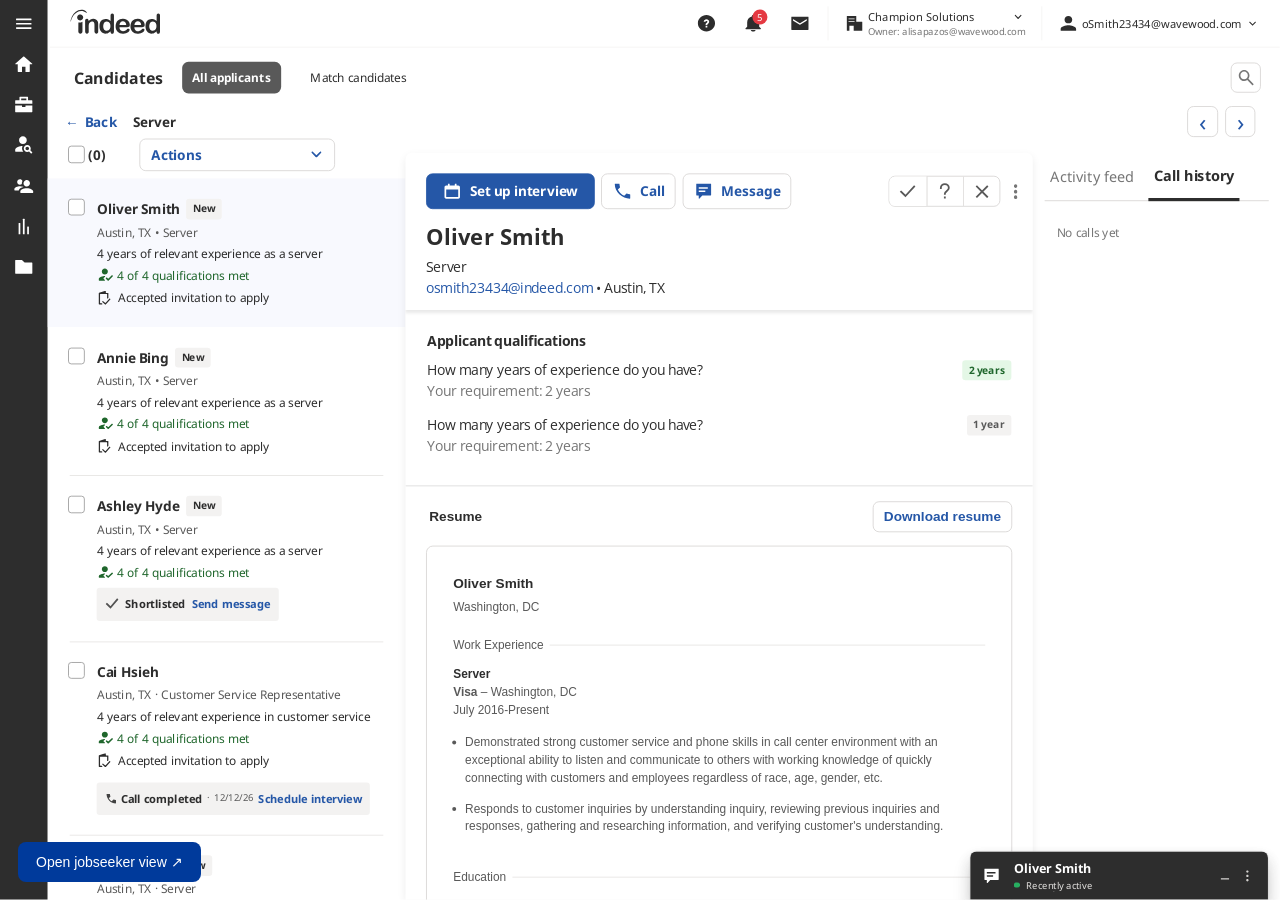
<file: indeed-c2c-in-dradis/index.html>
<!doctype html>
<html lang="en">
<head>
<meta charset="utf-8">
<meta name="viewport" content="width=device-width,initial-scale=1">
<title>Indeed C2C in dradis</title>
<link rel="stylesheet" href="fonts.css">
<link rel="stylesheet" href="styles.css">
</head>
<body>
<div id="viewport">
<div class="scene" id="scene">
  <div class="browser" aria-hidden="true">
    <div class="browser-tabs"><img class="asset " src="assets/40000004-74814-0bb39.svg" alt=""><div class="browser-tab"><img class="asset " src="assets/40000004-74814-42703.svg" alt=""><span>Indeed</span><img class="asset " src="assets/40000004-74814-c4f29.svg" alt=""></div><img class="asset " src="assets/40000004-74814-246e2.svg" alt=""></div>
    <div class="browser-toolbar"><img class="asset " src="assets/40000004-74814-f15b3.svg" alt=""><img class="asset " src="assets/40000004-74814-e05d8.svg" alt=""><img class="asset " src="assets/40000004-74814-c62eb.svg" alt=""><div class="address"><img class="asset " src="assets/40000004-74814-beaec.svg" alt=""><span>indeed.com</span><img class="asset " src="assets/40000004-74814-88444.svg" alt=""></div><img class="asset " src="assets/40000004-74814-cd9ed.svg" alt=""></div>
  </div>
  <nav class="left-nav" aria-label="Main navigation">
    
    <button type="button" aria-label="Menu" title="Menu"><img class="asset " src="assets/40000004-74815-b088a.svg" alt=""></button>
    
    <button type="button" aria-label="Home" title="Home"><img class="asset " src="assets/40000004-74815-080dc.svg" alt=""></button>
    
    <button type="button" aria-label="Jobs" title="Jobs"><img class="asset " src="assets/40000004-74815-caae4.svg" alt=""></button>
    
    <button type="button" aria-label="Search resumes" title="Search resumes"><img class="asset " src="assets/40000004-74815-29b34.svg" alt=""></button>
    
    <button type="button" aria-label="Candidates" title="Candidates"><img class="asset " src="assets/40000004-74815-810b9.svg" alt=""></button>
    
    <button type="button" aria-label="Analytics" title="Analytics"><img class="asset " src="assets/40000004-74815-a2098.svg" alt=""></button>
    
    <button type="button" aria-label="Tools" title="Tools"><img class="asset " src="assets/40000004-74815-88576.svg" alt=""></button>
    
  </nav>
  <header class="top-nav">
    <div class="indeed-logo"><img class="asset " src="assets/40000004-75022-e0b02.svg" alt=""></div>
    <div class="utilities">
      <button class="icon-button" aria-label="Help"><img class="asset " src="assets/40000004-75021-9c809.svg" alt=""></button>
      <button class="icon-button notification" aria-label="5 notifications"><img class="asset " src="assets/40000004-75021-75de7.svg" alt=""><span>5</span></button>
      <button class="icon-button" data-open-chat aria-label="Messages"><img class="asset " src="assets/40000004-75021-7e641.svg" alt=""></button>
      <button class="account"><img class="asset " src="assets/40000004-75021-f7fac.svg" alt=""><span><span class="company-name">Champion Solutions <img class="asset " src="assets/40000004-75021-b611b.svg" alt=""></span><small>Owner: alisapazos@wavewood.com</small></span></button>
      <button class="user"><img class="asset " src="assets/40000004-75021-394da.svg" alt=""><span>oSmith23434@wavewood.com</span><img class="asset " src="assets/40000004-75021-b611b.svg" alt=""></button>
    </div>
  </header>
  <nav class="candidate-nav" aria-label="Candidates navigation">
    <strong>Candidates</strong><button class="active">All applicants</button><button>Match candidates</button>
    <button class="search icon-button" aria-label="Search candidates"><img class="asset " src="assets/40000004-75020-c6913.svg" alt=""></button>
  </nav>
  <div class="job-nav"><button class="text-button" id="back">← &nbsp;Back</button><strong>Server</strong><div class="candidate-paging"><button class="secondary arrow" id="previous" aria-label="Previous candidate">‹</button><button class="secondary arrow" id="next" aria-label="Next candidate">›</button></div></div>
  <div class="list-actions"><label><input type="checkbox" id="select-all" aria-label="Select all candidates"><strong id="selection-count">(0)</strong></label><select aria-label="Actions" id="actions"><option value="">Actions</option><option value="shortlist">Shortlist</option><option value="message">Send message</option></select></div>
  <section class="candidate-list" aria-label="Applicants">
    
    <article class="candidate selected" data-index="0">
      <input type="checkbox" aria-label="Select Oliver Smith">
      <div class="candidate-copy">
        <div class="candidate-name-row"><button class="candidate-name" data-select="0">Oliver Smith</button><span class="new-tag">New</span></div>
        <p class="muted">Austin, TX • Server</p>
        <p>4 years of relevant experience as a server</p>
        <p class="qualified"><img class="asset " src="assets/40000004-75046-93f4f.svg" alt="">4 of 4 qualifications met</p>
        <p class="accepted"><img class="asset " src="assets/40000004-75046-44b33.svg" alt="">Accepted invitation to apply</p>
        
          <div class="call-completed" hidden><img class="asset " src="assets/40000004-75046-6ff6c.svg" alt=""><strong>Call completed</strong><span class="muted call-relative">Just now</span><button class="text-button" data-open-chat>Send message</button></div>
        
        
      </div>
    </article>
    
    <article class="candidate " data-index="1">
      <input type="checkbox" aria-label="Select Annie Bing">
      <div class="candidate-copy">
        <div class="candidate-name-row"><button class="candidate-name" data-select="1">Annie Bing</button><span class="new-tag">New</span></div>
        <p class="muted">Austin, TX • Server</p>
        <p>4 years of relevant experience as a server</p>
        <p class="qualified"><img class="asset " src="assets/40000004-75046-93f4f.svg" alt="">4 of 4 qualifications met</p>
        <p class="accepted"><img class="asset " src="assets/40000004-75046-44b33.svg" alt="">Accepted invitation to apply</p>
        
      </div>
    </article>
    
    <article class="candidate " data-index="2">
      <input type="checkbox" aria-label="Select Ashley Hyde">
      <div class="candidate-copy">
        <div class="candidate-name-row"><button class="candidate-name" data-select="2">Ashley Hyde</button><span class="new-tag">New</span></div>
        <p class="muted">Austin, TX • Server</p>
        <p>4 years of relevant experience as a server</p>
        <p class="qualified"><img class="asset " src="assets/40000004-75046-93f4f.svg" alt="">4 of 4 qualifications met</p>
        <div class="shortlist"><img class="asset " src="assets/40000004-75046-99987.svg" alt=""><strong>Shortlisted</strong><button class="text-button" data-open-chat>Send message</button></div>
      </div>
    </article>
    
<article class="candidate" data-index="3">
  <input type="checkbox" aria-label="Select Cai Hsieh">
  <div class="candidate-copy">
    <button class="candidate-name" data-select="3">Cai Hsieh</button>
    <p class="muted">Austin, TX · Customer Service Representative</p>
    <p>4 years of relevant experience in customer service</p>
    <p class="qualified"><img class="asset" src="assets/40000004-75046-93f4f.svg" alt="">4 of 4 qualifications met</p>
    <p class="accepted"><img class="asset" src="assets/40000004-75046-44b33.svg" alt="">Accepted invitation to apply</p>
    <div class="followup-call"><img class="asset" src="assets/40000004-75046-6ff6c.svg" alt=""><strong>Call completed</strong><span class="muted">12/12/26</span><button class="text-button" id="cai-followup">Schedule interview</button></div>
  </div>
</article>
<article class="candidate" data-index="4"><input type="checkbox" aria-label="Select Maya Patel"><div class="candidate-copy"><div class="candidate-name-row"><button class="candidate-name" data-select="4">Maya Patel</button><span class="new-tag">New</span></div><p class="muted">Austin, TX · Server</p><p>3 years of relevant experience as a server</p><p class="qualified"><img class="asset" src="assets/40000004-75046-93f4f.svg" alt="">4 of 4 qualifications met</p><p class="accepted"><img class="asset" src="assets/40000004-75046-44b33.svg" alt="">Accepted invitation to apply</p></div></article>
<article class="candidate" data-index="5"><input type="checkbox" aria-label="Select Daniel Rivera"><div class="candidate-copy"><div class="candidate-name-row"><button class="candidate-name" data-select="5">Daniel Rivera</button><span class="new-tag">New</span></div><p class="muted">Austin, TX · Server</p><p>5 years of relevant experience as a server</p><p class="qualified"><img class="asset" src="assets/40000004-75046-93f4f.svg" alt="">4 of 4 qualifications met</p><p class="accepted"><img class="asset" src="assets/40000004-75046-44b33.svg" alt="">Accepted invitation to apply</p></div></article>
  </section>
  <main class="application" aria-label="Candidate profile">
    <section class="profile">
      <div class="profile-actions">
        <button class="primary" id="setup"><img class="asset " src="assets/40000004-74942-26c2c.svg" alt="">Set up interview</button>
        <button class="secondary" id="call"><img class="asset " src="assets/40000004-74942-174be.svg" alt="">Call</button>
        <button class="secondary" data-open-chat><img class="asset " src="assets/40000004-74942-0bac4.svg" alt="">Message</button>
        <div class="rating" role="group" aria-label="Candidate rating">
          <button class="rating-yes" aria-label="Shortlist candidate" aria-pressed="false"><img class="asset " src="assets/40000004-74942-88489.svg" alt=""></button>
          <button aria-label="Maybe" aria-pressed="false"><img class="asset " src="assets/40000004-74942-1a5a0.svg" alt=""></button>
          <button aria-label="Reject candidate" aria-pressed="false"><img class="asset " src="assets/40000004-74942-afb69.svg" alt=""></button>
        </div>
        <button class="profile-more" aria-label="More candidate actions"><img class="asset " src="assets/40000004-74942-dafa6.svg" alt=""></button>
      </div>
      <h1 id="profile-name">Oliver Smith</h1><p>Server</p>
      <p><a href="mailto:osmith23434@indeed.com" id="profile-email">osmith23434@indeed.com</a> • Austin, TX</p>
    </section>
    <section class="qualifications">
      <h2>Applicant qualifications</h2>
      <div class="question"><div><p>How many years of experience do you have?</p><p class="muted">Your requirement: 2 years</p></div><span class="answer match">2 years</span></div>
      <div class="question"><div><p>How many years of experience do you have?</p><p class="muted">Your requirement: 2 years</p></div><span class="answer">1 year</span></div>
    </section>
    <section class="resume-section">
      <div class="resume-heading"><h2>Resume</h2><button class="secondary" id="download">Download resume</button></div>
      <div class="resume">
        <strong id="resume-name">Oliver Smith</strong><p>Washington, DC</p>
        <div class="resume-divider"><span>Work Experience</span></div>
        <strong>Server</strong><p><b>Visa</b> – Washington, DC</p><p>July 2016-Present</p>
        <ul><li>Demonstrated strong customer service and phone skills in call center environment with an exceptional ability to listen and communicate to others with working knowledge of quickly connecting with customers and employees regardless of race, age, gender, etc.</li><li>Responds to customer inquiries by understanding inquiry, reviewing previous inquiries and responses, gathering and researching information, and verifying customer's understanding.</li></ul>
        <div class="resume-divider"><span>Education</span></div><strong>High School Diploma</strong><p>Lake High School – May 2016</p>
        <div class="resume-divider"><span>Skills</span></div><p>Call Center (2 years), Cash handling (2 years), Customer Service (2 years)</p>
      </div>
    </section>
  </main>
  <aside class="activity" aria-label="Candidate activity">
    <div class="activity-tabs" role="tablist"><button role="tab" aria-selected="false" data-tab="activity">Activity feed</button><button role="tab" aria-selected="true" data-tab="history">Call history</button></div>
    <div id="history-panel"><p class="muted">No calls yet</p></div>
    <div id="activity-panel" hidden><strong>Nov 3, 2025</strong><p>Accepted invitation to apply</p><p class="muted">Application received for Server</p></div>
  </aside>
  <section class="chat" id="chat" aria-label="Messages with Oliver Smith">
    <header class="chat-header">
      <button class="chat-toggle" aria-expanded="false" aria-controls="chat-content"><img class="asset " src="assets/40000004-75060-050d9.svg" alt=""><span><strong id="chat-name">Oliver Smith</strong><small><img class="asset " src="assets/40000004-75060-b7206.svg" alt="">Recently active</small></span></button>
      <button class="minimize" aria-label="Minimize messages">−</button><button class="chat-more" aria-label="More messaging options"><img class="asset " src="assets/40000004-75060-7f6a2.svg" alt=""></button>
    </header>
    <div class="chat-content" id="chat-content" inert>
      <div class="conversation" id="conversation">
        <div class="date-divider"><span>NOV 1, 2024</span></div>
        <div class="message received system-message" hidden><div class="system-heading">Indeed · 2:34</div><strong>Oliver still interested in connecting</strong><p>Unfortunately, Oliver wasn’t available to pick up your call, but they’d love to connect with you.</p><time>2:34 pm</time></div>
      </div>
      <form class="compose" id="message-form">
        <div class="typing"><textarea aria-label="Message" placeholder="Type your message here" rows="2"></textarea><button type="button" class="expand" aria-label="Expand message composer"><img class="asset " src="assets/40000004-74708-07f5f.svg" alt=""></button></div>
        <div class="compose-actions"><button type="button" class="text-button invite" id="invite"><img class="asset " src="assets/40000004-74708-bff98.svg" alt="">Invite</button><button class="primary send" type="submit" aria-label="Send message"><img class="asset " src="assets/40000004-74708-bcf9a.svg" alt=""></button></div>
      </form>
    </div>
  </section>
  <aside class="invite-tip" id="invite-tip" hidden aria-label="New call invitation feature">
    <div class="tip-art"><div class="tip-illustration"><img class="asset " src="assets/tooltip-5bd6a.svg" alt=""><img class="asset texture" src="assets/tooltip-f210b.png" alt=""></div></div>
    <p><span>NEW:</span> <strong>Effortlessly invite<br>candidates to calls</strong></p>
    <button aria-label="Dismiss invitation tip" id="dismiss-tip"><img class="asset " src="assets/tooltip-dc62b.svg" alt=""></button>
    <div class="tip-caret"><img class="asset " src="assets/tooltip-f2bdb.svg" alt=""><img class="asset " src="assets/tooltip-547e0.svg" alt=""></div>
  </aside>
  <div class="modal-backdrop" id="schedule-backdrop" hidden>
    <section class="schedule" role="dialog" aria-modal="true" aria-labelledby="schedule-title">
      <header class="schedule-header"><img class="asset " src="assets/40000004-67125-8239e.svg" alt=""><h2 id="schedule-title">Schedule with Oliver</h2><button aria-label="Close schedule" data-close-schedule><img class="asset " src="assets/40000004-67125-1ea35.svg" alt=""></button></header>
      <div class="schedule-body">
        <form class="schedule-form" id="schedule-form">
          <fieldset><legend>Scheduling type <span class="required">*</span></legend>
            <div class="radio-row"><label><input type="radio" name="scheduling-type" value="all" checked>Share all availability</label><button type="button" class="text-button" id="settings">Settings</button></div>
            <div class="radio-row"><label><input type="radio" name="scheduling-type" value="specific">Share a specific time</label></div>
          </fieldset>
          <div class="form-selects">
            <label><span class="field-label">Format <span class="required">*</span></span><span class="select-phone"><img class="asset " src="assets/40000004-67256-ada0b.svg" alt=""><select id="format" aria-label="Interview format"><option>Phone</option><option>Video</option><option>In person</option></select></span></label>
            <label><span class="field-label">Duration <span class="required">*</span></span><select id="duration" aria-label="Interview duration"><option value="15">15 minutes</option><option value="30" selected>30 minutes</option><option value="45">45 minutes</option><option value="60">60 minutes</option></select></label>
          </div>
          <label class="field-label" for="invite-message">Message to Oliver <span class="required">*</span></label>
          <div class="message-editor">
            <textarea id="invite-message" required>Hi Oliver - excited to see you’re interested in the server role at Haru. Are you free for a conversation in the next couple days? Please select a day and time that works best for you.</textarea>
            <div class="editor-actions"><button class="write-ai" type="button" id="write-ai"><img class="asset " src="assets/40000004-67299-136d4.svg" alt="">Write with AI</button><button class="revert" type="button" id="revert" aria-label="Revert message" title="Revert message" hidden><img src="assets/revert.png" width="24" height="26" alt=""></button></div>
          </div>
        </form>
        <div class="calendar-pane">
          <div class="availability-alert"><img class="asset " src="assets/40000004-67134-0b404.svg" alt=""><span>You are sharing <strong id="opening-count">42</strong> <span id="duration-label">30</span>-minute openings in the <a href="#settings-panel" id="next-days">next 7 days</a></span></div>
          <div class="calendar-controls"><span class="week-label" id="week-label">Week of Nov 1, 2024</span><div class="week-arrows"><button id="week-prev" aria-label="Previous week" disabled>‹</button><button id="week-next" aria-label="Next week">›</button></div><div class="legend"><span><i class="swatch"></i>Available</span><span><i class="swatch booked"></i>Booked interview</span></div></div>
          <div class="calendar" aria-label="Weekly interview availability">
            <div class="day-headings"><span>SUN <em>1</em></span><span>MON <em>2</em></span><span>TUE <em>3</em></span><span>WED <em>4</em></span><span>THU <em>5</em></span><span>FRI <em>6</em></span><span>SAT <em>7</em></span></div>
            <div class="time-labels"><span>8:00 AM</span><span>8:30 AM</span><span>9:00 AM</span><span>9:30 AM</span><span>10:00 AM</span><span>10:30 AM</span><span>11:00 AM</span><span>11:30 AM</span><span>12:00 PM</span><span>12:30 PM</span><span>1:00 PM</span><span>1:30 PM</span><span>2:00 PM</span><span>2:30 PM</span><span>3:00 PM</span><span>3:30 PM</span><span>4:00 PM</span><span>4:30 PM</span><span>5:00 PM</span></div>
            <div class="calendar-grid" id="calendar-grid" role="group" aria-label="Available time slots">
            <button type="button" class="slot " data-slot="0-0" aria-label="Sunday 8:00 AM" aria-pressed="false" disabled></button><button type="button" class="slot " data-slot="1-0" aria-label="Monday 8:00 AM" aria-pressed="false" disabled></button><button type="button" class="slot " data-slot="2-0" aria-label="Tuesday 8:00 AM" aria-pressed="false" disabled></button><button type="button" class="slot " data-slot="3-0" aria-label="Wednesday 8:00 AM" aria-pressed="false" disabled></button><button type="button" class="slot " data-slot="4-0" aria-label="Thursday 8:00 AM" aria-pressed="false" disabled></button><button type="button" class="slot " data-slot="5-0" aria-label="Friday 8:00 AM" aria-pressed="false" disabled></button><button type="button" class="slot " data-slot="6-0" aria-label="Saturday 8:00 AM" aria-pressed="false" disabled></button><button type="button" class="slot " data-slot="0-1" aria-label="Sunday 8:30 AM" aria-pressed="false" disabled></button><button type="button" class="slot " data-slot="1-1" aria-label="Monday 8:30 AM" aria-pressed="false" disabled></button><button type="button" class="slot " data-slot="2-1" aria-label="Tuesday 8:30 AM" aria-pressed="false" disabled></button><button type="button" class="slot " data-slot="3-1" aria-label="Wednesday 8:30 AM" aria-pressed="false" disabled></button><button type="button" class="slot " data-slot="4-1" aria-label="Thursday 8:30 AM" aria-pressed="false" disabled></button><button type="button" class="slot " data-slot="5-1" aria-label="Friday 8:30 AM" aria-pressed="false" disabled></button><button type="button" class="slot " data-slot="6-1" aria-label="Saturday 8:30 AM" aria-pressed="false" disabled></button><button type="button" class="slot " data-slot="0-2" aria-label="Sunday 9:00 AM" aria-pressed="false" disabled></button><button type="button" class="slot booked" data-slot="1-2" aria-label="Monday 9:00 AM, booked" aria-pressed="false" disabled></button><button type="button" class="slot available" data-slot="2-2" aria-label="Tuesday 9:00 AM" aria-pressed="false" ></button><button type="button" class="slot available" data-slot="3-2" aria-label="Wednesday 9:00 AM" aria-pressed="false" ></button><button type="button" class="slot booked" data-slot="4-2" aria-label="Thursday 9:00 AM, booked" aria-pressed="false" disabled></button><button type="button" class="slot available" data-slot="5-2" aria-label="Friday 9:00 AM" aria-pressed="false" ></button><button type="button" class="slot " data-slot="6-2" aria-label="Saturday 9:00 AM" aria-pressed="false" disabled></button><button type="button" class="slot " data-slot="0-3" aria-label="Sunday 9:30 AM" aria-pressed="false" disabled></button><button type="button" class="slot booked" data-slot="1-3" aria-label="Monday 9:30 AM, booked" aria-pressed="false" disabled></button><button type="button" class="slot available" data-slot="2-3" aria-label="Tuesday 9:30 AM" aria-pressed="false" ></button><button type="button" class="slot booked" data-slot="3-3" aria-label="Wednesday 9:30 AM, booked" aria-pressed="false" disabled></button><button type="button" class="slot booked" data-slot="4-3" aria-label="Thursday 9:30 AM, booked" aria-pressed="false" disabled></button><button type="button" class="slot available" data-slot="5-3" aria-label="Friday 9:30 AM" aria-pressed="false" ></button><button type="button" class="slot " data-slot="6-3" aria-label="Saturday 9:30 AM" aria-pressed="false" disabled></button><button type="button" class="slot " data-slot="0-4" aria-label="Sunday 10:00 AM" aria-pressed="false" disabled></button><button type="button" class="slot available" data-slot="1-4" aria-label="Monday 10:00 AM" aria-pressed="false" ></button><button type="button" class="slot available" data-slot="2-4" aria-label="Tuesday 10:00 AM" aria-pressed="false" ></button><button type="button" class="slot booked" data-slot="3-4" aria-label="Wednesday 10:00 AM, booked" aria-pressed="false" disabled></button><button type="button" class="slot booked" data-slot="4-4" aria-label="Thursday 10:00 AM, booked" aria-pressed="false" disabled></button><button type="button" class="slot available" data-slot="5-4" aria-label="Friday 10:00 AM" aria-pressed="false" ></button><button type="button" class="slot " data-slot="6-4" aria-label="Saturday 10:00 AM" aria-pressed="false" disabled></button><button type="button" class="slot " data-slot="0-5" aria-label="Sunday 10:30 AM" aria-pressed="false" disabled></button><button type="button" class="slot available" data-slot="1-5" aria-label="Monday 10:30 AM" aria-pressed="false" ></button><button type="button" class="slot available" data-slot="2-5" aria-label="Tuesday 10:30 AM" aria-pressed="false" ></button><button type="button" class="slot available" data-slot="3-5" aria-label="Wednesday 10:30 AM" aria-pressed="false" ></button><button type="button" class="slot booked" data-slot="4-5" aria-label="Thursday 10:30 AM, booked" aria-pressed="false" disabled></button><button type="button" class="slot available" data-slot="5-5" aria-label="Friday 10:30 AM" aria-pressed="false" ></button><button type="button" class="slot " data-slot="6-5" aria-label="Saturday 10:30 AM" aria-pressed="false" disabled></button><button type="button" class="slot " data-slot="0-6" aria-label="Sunday 11:00 AM" aria-pressed="false" disabled></button><button type="button" class="slot available" data-slot="1-6" aria-label="Monday 11:00 AM" aria-pressed="false" ></button><button type="button" class="slot available" data-slot="2-6" aria-label="Tuesday 11:00 AM" aria-pressed="false" ></button><button type="button" class="slot booked" data-slot="3-6" aria-label="Wednesday 11:00 AM, booked" aria-pressed="false" disabled></button><button type="button" class="slot available" data-slot="4-6" aria-label="Thursday 11:00 AM" aria-pressed="false" ></button><button type="button" class="slot available" data-slot="5-6" aria-label="Friday 11:00 AM" aria-pressed="false" ></button><button type="button" class="slot " data-slot="6-6" aria-label="Saturday 11:00 AM" aria-pressed="false" disabled></button><button type="button" class="slot " data-slot="0-7" aria-label="Sunday 11:30 AM" aria-pressed="false" disabled></button><button type="button" class="slot available" data-slot="1-7" aria-label="Monday 11:30 AM" aria-pressed="false" ></button><button type="button" class="slot available" data-slot="2-7" aria-label="Tuesday 11:30 AM" aria-pressed="false" ></button><button type="button" class="slot booked" data-slot="3-7" aria-label="Wednesday 11:30 AM, booked" aria-pressed="false" disabled></button><button type="button" class="slot available" data-slot="4-7" aria-label="Thursday 11:30 AM" aria-pressed="false" ></button><button type="button" class="slot available" data-slot="5-7" aria-label="Friday 11:30 AM" aria-pressed="false" ></button><button type="button" class="slot " data-slot="6-7" aria-label="Saturday 11:30 AM" aria-pressed="false" disabled></button><button type="button" class="slot " data-slot="0-8" aria-label="Sunday 12:00 PM" aria-pressed="false" disabled></button><button type="button" class="slot booked" data-slot="1-8" aria-label="Monday 12:00 PM, booked" aria-pressed="false" disabled></button><button type="button" class="slot available" data-slot="2-8" aria-label="Tuesday 12:00 PM" aria-pressed="false" ></button><button type="button" class="slot booked" data-slot="3-8" aria-label="Wednesday 12:00 PM, booked" aria-pressed="false" disabled></button><button type="button" class="slot available" data-slot="4-8" aria-label="Thursday 12:00 PM" aria-pressed="false" ></button><button type="button" class="slot available" data-slot="5-8" aria-label="Friday 12:00 PM" aria-pressed="false" ></button><button type="button" class="slot " data-slot="6-8" aria-label="Saturday 12:00 PM" aria-pressed="false" disabled></button><button type="button" class="slot " data-slot="0-9" aria-label="Sunday 12:30 PM" aria-pressed="false" disabled></button><button type="button" class="slot booked" data-slot="1-9" aria-label="Monday 12:30 PM, booked" aria-pressed="false" disabled></button><button type="button" class="slot available" data-slot="2-9" aria-label="Tuesday 12:30 PM" aria-pressed="false" ></button><button type="button" class="slot available" data-slot="3-9" aria-label="Wednesday 12:30 PM" aria-pressed="false" ></button><button type="button" class="slot available" data-slot="4-9" aria-label="Thursday 12:30 PM" aria-pressed="false" ></button><button type="button" class="slot available" data-slot="5-9" aria-label="Friday 12:30 PM" aria-pressed="false" ></button><button type="button" class="slot " data-slot="6-9" aria-label="Saturday 12:30 PM" aria-pressed="false" disabled></button><button type="button" class="slot " data-slot="0-10" aria-label="Sunday 1:00 PM" aria-pressed="false" disabled></button><button type="button" class="slot booked" data-slot="1-10" aria-label="Monday 1:00 PM, booked" aria-pressed="false" disabled></button><button type="button" class="slot available" data-slot="2-10" aria-label="Tuesday 1:00 PM" aria-pressed="false" ></button><button type="button" class="slot available" data-slot="3-10" aria-label="Wednesday 1:00 PM" aria-pressed="false" ></button><button type="button" class="slot available" data-slot="4-10" aria-label="Thursday 1:00 PM" aria-pressed="false" ></button><button type="button" class="slot available" data-slot="5-10" aria-label="Friday 1:00 PM" aria-pressed="false" ></button><button type="button" class="slot " data-slot="6-10" aria-label="Saturday 1:00 PM" aria-pressed="false" disabled></button><button type="button" class="slot " data-slot="0-11" aria-label="Sunday 1:30 PM" aria-pressed="false" disabled></button><button type="button" class="slot available" data-slot="1-11" aria-label="Monday 1:30 PM" aria-pressed="false" ></button><button type="button" class="slot available" data-slot="2-11" aria-label="Tuesday 1:30 PM" aria-pressed="false" ></button><button type="button" class="slot available" data-slot="3-11" aria-label="Wednesday 1:30 PM" aria-pressed="false" ></button><button type="button" class="slot available" data-slot="4-11" aria-label="Thursday 1:30 PM" aria-pressed="false" ></button><button type="button" class="slot available" data-slot="5-11" aria-label="Friday 1:30 PM" aria-pressed="false" ></button><button type="button" class="slot " data-slot="6-11" aria-label="Saturday 1:30 PM" aria-pressed="false" disabled></button><button type="button" class="slot " data-slot="0-12" aria-label="Sunday 2:00 PM" aria-pressed="false" disabled></button><button type="button" class="slot available" data-slot="1-12" aria-label="Monday 2:00 PM" aria-pressed="false" ></button><button type="button" class="slot available" data-slot="2-12" aria-label="Tuesday 2:00 PM" aria-pressed="false" ></button><button type="button" class="slot available" data-slot="3-12" aria-label="Wednesday 2:00 PM" aria-pressed="false" ></button><button type="button" class="slot available" data-slot="4-12" aria-label="Thursday 2:00 PM" aria-pressed="false" ></button><button type="button" class="slot available" data-slot="5-12" aria-label="Friday 2:00 PM" aria-pressed="false" ></button><button type="button" class="slot " data-slot="6-12" aria-label="Saturday 2:00 PM" aria-pressed="false" disabled></button><button type="button" class="slot " data-slot="0-13" aria-label="Sunday 2:30 PM" aria-pressed="false" disabled></button><button type="button" class="slot available" data-slot="1-13" aria-label="Monday 2:30 PM" aria-pressed="false" ></button><button type="button" class="slot available" data-slot="2-13" aria-label="Tuesday 2:30 PM" aria-pressed="false" ></button><button type="button" class="slot available" data-slot="3-13" aria-label="Wednesday 2:30 PM" aria-pressed="false" ></button><button type="button" class="slot available" data-slot="4-13" aria-label="Thursday 2:30 PM" aria-pressed="false" ></button><button type="button" class="slot available" data-slot="5-13" aria-label="Friday 2:30 PM" aria-pressed="false" ></button><button type="button" class="slot " data-slot="6-13" aria-label="Saturday 2:30 PM" aria-pressed="false" disabled></button><button type="button" class="slot " data-slot="0-14" aria-label="Sunday 3:00 PM" aria-pressed="false" disabled></button><button type="button" class="slot available" data-slot="1-14" aria-label="Monday 3:00 PM" aria-pressed="false" ></button><button type="button" class="slot available" data-slot="2-14" aria-label="Tuesday 3:00 PM" aria-pressed="false" ></button><button type="button" class="slot available" data-slot="3-14" aria-label="Wednesday 3:00 PM" aria-pressed="false" ></button><button type="button" class="slot available" data-slot="4-14" aria-label="Thursday 3:00 PM" aria-pressed="false" ></button><button type="button" class="slot available" data-slot="5-14" aria-label="Friday 3:00 PM" aria-pressed="false" ></button><button type="button" class="slot " data-slot="6-14" aria-label="Saturday 3:00 PM" aria-pressed="false" disabled></button><button type="button" class="slot " data-slot="0-15" aria-label="Sunday 3:30 PM" aria-pressed="false" disabled></button><button type="button" class="slot available" data-slot="1-15" aria-label="Monday 3:30 PM" aria-pressed="false" ></button><button type="button" class="slot available" data-slot="2-15" aria-label="Tuesday 3:30 PM" aria-pressed="false" ></button><button type="button" class="slot available" data-slot="3-15" aria-label="Wednesday 3:30 PM" aria-pressed="false" ></button><button type="button" class="slot available" data-slot="4-15" aria-label="Thursday 3:30 PM" aria-pressed="false" ></button><button type="button" class="slot available" data-slot="5-15" aria-label="Friday 3:30 PM" aria-pressed="false" ></button><button type="button" class="slot " data-slot="6-15" aria-label="Saturday 3:30 PM" aria-pressed="false" disabled></button><button type="button" class="slot " data-slot="0-16" aria-label="Sunday 4:00 PM" aria-pressed="false" disabled></button><button type="button" class="slot available" data-slot="1-16" aria-label="Monday 4:00 PM" aria-pressed="false" ></button><button type="button" class="slot available" data-slot="2-16" aria-label="Tuesday 4:00 PM" aria-pressed="false" ></button><button type="button" class="slot available" data-slot="3-16" aria-label="Wednesday 4:00 PM" aria-pressed="false" ></button><button type="button" class="slot available" data-slot="4-16" aria-label="Thursday 4:00 PM" aria-pressed="false" ></button><button type="button" class="slot available" data-slot="5-16" aria-label="Friday 4:00 PM" aria-pressed="false" ></button><button type="button" class="slot " data-slot="6-16" aria-label="Saturday 4:00 PM" aria-pressed="false" disabled></button><button type="button" class="slot " data-slot="0-17" aria-label="Sunday 4:30 PM" aria-pressed="false" disabled></button><button type="button" class="slot available" data-slot="1-17" aria-label="Monday 4:30 PM" aria-pressed="false" ></button><button type="button" class="slot available" data-slot="2-17" aria-label="Tuesday 4:30 PM" aria-pressed="false" ></button><button type="button" class="slot available" data-slot="3-17" aria-label="Wednesday 4:30 PM" aria-pressed="false" ></button><button type="button" class="slot available" data-slot="4-17" aria-label="Thursday 4:30 PM" aria-pressed="false" ></button><button type="button" class="slot available" data-slot="5-17" aria-label="Friday 4:30 PM" aria-pressed="false" ></button><button type="button" class="slot " data-slot="6-17" aria-label="Saturday 4:30 PM" aria-pressed="false" disabled></button><button type="button" class="slot " data-slot="0-18" aria-label="Sunday 5:00 PM" aria-pressed="false" disabled></button><button type="button" class="slot " data-slot="1-18" aria-label="Monday 5:00 PM" aria-pressed="false" disabled></button><button type="button" class="slot " data-slot="2-18" aria-label="Tuesday 5:00 PM" aria-pressed="false" disabled></button><button type="button" class="slot " data-slot="3-18" aria-label="Wednesday 5:00 PM" aria-pressed="false" disabled></button><button type="button" class="slot " data-slot="4-18" aria-label="Thursday 5:00 PM" aria-pressed="false" disabled></button><button type="button" class="slot " data-slot="5-18" aria-label="Friday 5:00 PM" aria-pressed="false" disabled></button><button type="button" class="slot " data-slot="6-18" aria-label="Saturday 5:00 PM" aria-pressed="false" disabled></button>
            </div>
          </div>
          <div class="settings-panel" id="settings-panel" hidden><h3>Scheduling settings</h3><p>Availability is shared for the next 7 days, with 24 hours’ scheduling notice.</p><p>Your working hours are Monday–Friday, 9 AM–5 PM.</p></div>
        </div>
      </div>
      <footer class="schedule-footer"><button class="secondary" data-close-schedule>Cancel</button><button class="primary" type="submit" form="schedule-form"><img class="asset " src="assets/40000004-67118-aeea2.svg" alt="">Send interview request</button></footer>
    </section>
  </div>
  <div class="toast" role="status" hidden></div>
</div>
</div>
<a href="jobseeker-app.html" target="indeed-jobseeker" style="position:fixed;bottom:18px;left:18px;z-index:10000;background:#003a9b;color:white;padding:12px 18px;border-radius:8px;font:14px Arial;text-decoration:none">Open jobseeker view ↗</a>
<script src="app.js"></script>
</body>
</html>
</file>
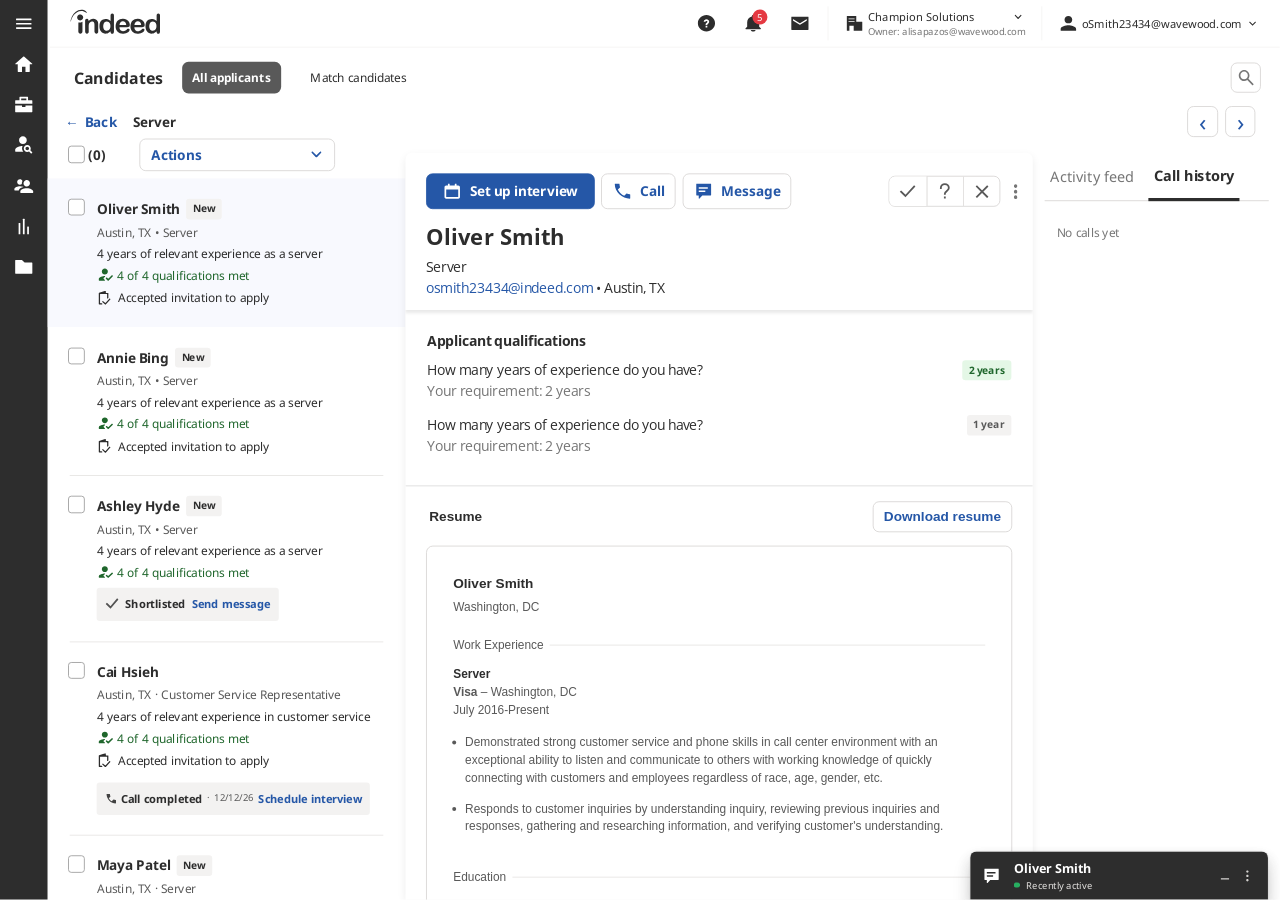
<file: indeed-call-request/index.html>
<!doctype html>
<html lang="en">
<head>
<meta charset="utf-8">
<meta name="viewport" content="width=device-width,initial-scale=1">
<title>Indeed Call Request Employer</title>
<link rel="stylesheet" href="fonts.css">
<link rel="stylesheet" href="styles.css">
</head>
<body>
<div id="viewport">
<div class="scene" id="scene">
  <div class="browser" aria-hidden="true">
    <div class="browser-tabs"><img class="asset " src="assets/40000004-74814-0bb39.svg" alt=""><div class="browser-tab"><img class="asset " src="assets/40000004-74814-42703.svg" alt=""><span>Indeed</span><img class="asset " src="assets/40000004-74814-c4f29.svg" alt=""></div><img class="asset " src="assets/40000004-74814-246e2.svg" alt=""></div>
    <div class="browser-toolbar"><img class="asset " src="assets/40000004-74814-f15b3.svg" alt=""><img class="asset " src="assets/40000004-74814-e05d8.svg" alt=""><img class="asset " src="assets/40000004-74814-c62eb.svg" alt=""><div class="address"><img class="asset " src="assets/40000004-74814-beaec.svg" alt=""><span>indeed.com</span><img class="asset " src="assets/40000004-74814-88444.svg" alt=""></div><img class="asset " src="assets/40000004-74814-cd9ed.svg" alt=""></div>
  </div>
  <nav class="left-nav" aria-label="Main navigation">
    
    <button type="button" aria-label="Menu" title="Menu"><img class="asset " src="assets/40000004-74815-b088a.svg" alt=""></button>
    
    <button type="button" aria-label="Home" title="Home"><img class="asset " src="assets/40000004-74815-080dc.svg" alt=""></button>
    
    <button type="button" aria-label="Jobs" title="Jobs"><img class="asset " src="assets/40000004-74815-caae4.svg" alt=""></button>
    
    <button type="button" aria-label="Search resumes" title="Search resumes"><img class="asset " src="assets/40000004-74815-29b34.svg" alt=""></button>
    
    <button type="button" aria-label="Candidates" title="Candidates"><img class="asset " src="assets/40000004-74815-810b9.svg" alt=""></button>
    
    <button type="button" aria-label="Analytics" title="Analytics"><img class="asset " src="assets/40000004-74815-a2098.svg" alt=""></button>
    
    <button type="button" aria-label="Tools" title="Tools"><img class="asset " src="assets/40000004-74815-88576.svg" alt=""></button>
    
  </nav>
  <header class="top-nav">
    <div class="indeed-logo"><img class="asset " src="assets/40000004-75022-e0b02.svg" alt=""></div>
    <div class="utilities">
      <button class="icon-button" aria-label="Help"><img class="asset " src="assets/40000004-75021-9c809.svg" alt=""></button>
      <button class="icon-button notification" aria-label="5 notifications"><img class="asset " src="assets/40000004-75021-75de7.svg" alt=""><span>5</span></button>
      <button class="icon-button" data-open-chat aria-label="Messages"><img class="asset " src="assets/40000004-75021-7e641.svg" alt=""></button>
      <button class="account"><img class="asset " src="assets/40000004-75021-f7fac.svg" alt=""><span><span class="company-name">Champion Solutions <img class="asset " src="assets/40000004-75021-b611b.svg" alt=""></span><small>Owner: alisapazos@wavewood.com</small></span></button>
      <button class="user"><img class="asset " src="assets/40000004-75021-394da.svg" alt=""><span>oSmith23434@wavewood.com</span><img class="asset " src="assets/40000004-75021-b611b.svg" alt=""></button>
    </div>
  </header>
  <nav class="candidate-nav" aria-label="Candidates navigation">
    <strong>Candidates</strong><button class="active">All applicants</button><button>Match candidates</button>
    <button class="search icon-button" aria-label="Search candidates"><img class="asset " src="assets/40000004-75020-c6913.svg" alt=""></button>
  </nav>
  <div class="job-nav"><button class="text-button" id="back">← &nbsp;Back</button><strong>Server</strong><div class="candidate-paging"><button class="secondary arrow" id="previous" aria-label="Previous candidate">‹</button><button class="secondary arrow" id="next" aria-label="Next candidate">›</button></div></div>
  <div class="list-actions"><label><input type="checkbox" id="select-all" aria-label="Select all candidates"><strong id="selection-count">(0)</strong></label><select aria-label="Actions" id="actions"><option value="">Actions</option><option value="shortlist">Shortlist</option><option value="message">Send message</option></select></div>
  <section class="candidate-list" aria-label="Applicants">
    
    <article class="candidate selected" data-index="0">
      <input type="checkbox" aria-label="Select Oliver Smith">
      <div class="candidate-copy">
        <div class="candidate-name-row"><button class="candidate-name" data-select="0">Oliver Smith</button><span class="new-tag">New</span></div>
        <p class="muted">Austin, TX • Server</p>
        <p>4 years of relevant experience as a server</p>
        <p class="qualified"><img class="asset " src="assets/40000004-75046-93f4f.svg" alt="">4 of 4 qualifications met</p>
        <p class="accepted"><img class="asset " src="assets/40000004-75046-44b33.svg" alt="">Accepted invitation to apply</p>
        
          <div class="call-completed" hidden><img class="asset " src="assets/40000004-75046-6ff6c.svg" alt=""><strong>Call completed</strong><span class="muted call-relative">Just now</span><button class="text-button" data-open-chat>Send message</button></div>
        
        
      </div>
    </article>
    
    <article class="candidate " data-index="1">
      <input type="checkbox" aria-label="Select Annie Bing">
      <div class="candidate-copy">
        <div class="candidate-name-row"><button class="candidate-name" data-select="1">Annie Bing</button><span class="new-tag">New</span></div>
        <p class="muted">Austin, TX • Server</p>
        <p>4 years of relevant experience as a server</p>
        <p class="qualified"><img class="asset " src="assets/40000004-75046-93f4f.svg" alt="">4 of 4 qualifications met</p>
        <p class="accepted"><img class="asset " src="assets/40000004-75046-44b33.svg" alt="">Accepted invitation to apply</p>
        
      </div>
    </article>
    
    <article class="candidate " data-index="2">
      <input type="checkbox" aria-label="Select Ashley Hyde">
      <div class="candidate-copy">
        <div class="candidate-name-row"><button class="candidate-name" data-select="2">Ashley Hyde</button><span class="new-tag">New</span></div>
        <p class="muted">Austin, TX • Server</p>
        <p>4 years of relevant experience as a server</p>
        <p class="qualified"><img class="asset " src="assets/40000004-75046-93f4f.svg" alt="">4 of 4 qualifications met</p>
        <div class="shortlist"><img class="asset " src="assets/40000004-75046-99987.svg" alt=""><strong>Shortlisted</strong><button class="text-button" data-open-chat>Send message</button></div>
      </div>
    </article>
    
<article class="candidate" data-index="3">
  <input type="checkbox" aria-label="Select Cai Hsieh">
  <div class="candidate-copy">
    <button class="candidate-name" data-select="3">Cai Hsieh</button>
    <p class="muted">Austin, TX · Customer Service Representative</p>
    <p>4 years of relevant experience in customer service</p>
    <p class="qualified"><img class="asset" src="assets/40000004-75046-93f4f.svg" alt="">4 of 4 qualifications met</p>
    <p class="accepted"><img class="asset" src="assets/40000004-75046-44b33.svg" alt="">Accepted invitation to apply</p>
    <div class="followup-call"><img class="asset" src="assets/40000004-75046-6ff6c.svg" alt=""><strong>Call completed</strong><span class="muted">12/12/26</span><button class="text-button" id="cai-followup">Schedule interview</button></div>
  </div>
</article>
<article class="candidate" data-index="4"><input type="checkbox" aria-label="Select Maya Patel"><div class="candidate-copy"><div class="candidate-name-row"><button class="candidate-name" data-select="4">Maya Patel</button><span class="new-tag">New</span></div><p class="muted">Austin, TX · Server</p><p>3 years of relevant experience as a server</p><p class="qualified"><img class="asset" src="assets/40000004-75046-93f4f.svg" alt="">4 of 4 qualifications met</p><p class="accepted"><img class="asset" src="assets/40000004-75046-44b33.svg" alt="">Accepted invitation to apply</p></div></article>
<article class="candidate" data-index="5"><input type="checkbox" aria-label="Select Daniel Rivera"><div class="candidate-copy"><div class="candidate-name-row"><button class="candidate-name" data-select="5">Daniel Rivera</button><span class="new-tag">New</span></div><p class="muted">Austin, TX · Server</p><p>5 years of relevant experience as a server</p><p class="qualified"><img class="asset" src="assets/40000004-75046-93f4f.svg" alt="">4 of 4 qualifications met</p><p class="accepted"><img class="asset" src="assets/40000004-75046-44b33.svg" alt="">Accepted invitation to apply</p></div></article>
  </section>
  <main class="application" aria-label="Candidate profile">
    <section class="profile">
      <div class="profile-actions">
        <button class="primary" id="setup"><img class="asset " src="assets/40000004-74942-26c2c.svg" alt="">Set up interview</button>
        <button class="secondary" id="call"><img class="asset " src="assets/40000004-74942-174be.svg" alt="">Call</button>
        <button class="secondary" data-open-chat><img class="asset " src="assets/40000004-74942-0bac4.svg" alt="">Message</button>
        <div class="rating" role="group" aria-label="Candidate rating">
          <button class="rating-yes" aria-label="Shortlist candidate" aria-pressed="false"><img class="asset " src="assets/40000004-74942-88489.svg" alt=""></button>
          <button aria-label="Maybe" aria-pressed="false"><img class="asset " src="assets/40000004-74942-1a5a0.svg" alt=""></button>
          <button aria-label="Reject candidate" aria-pressed="false"><img class="asset " src="assets/40000004-74942-afb69.svg" alt=""></button>
        </div>
        <button class="profile-more" aria-label="More candidate actions"><img class="asset " src="assets/40000004-74942-dafa6.svg" alt=""></button>
      </div>
      <h1 id="profile-name">Oliver Smith</h1><p>Server</p>
      <p><a href="mailto:osmith23434@indeed.com" id="profile-email">osmith23434@indeed.com</a> • Austin, TX</p>
    </section>
    <section class="qualifications">
      <h2>Applicant qualifications</h2>
      <div class="question"><div><p>How many years of experience do you have?</p><p class="muted">Your requirement: 2 years</p></div><span class="answer match">2 years</span></div>
      <div class="question"><div><p>How many years of experience do you have?</p><p class="muted">Your requirement: 2 years</p></div><span class="answer">1 year</span></div>
    </section>
    <section class="resume-section">
      <div class="resume-heading"><h2>Resume</h2><button class="secondary" id="download">Download resume</button></div>
      <div class="resume">
        <strong id="resume-name">Oliver Smith</strong><p>Washington, DC</p>
        <div class="resume-divider"><span>Work Experience</span></div>
        <strong>Server</strong><p><b>Visa</b> – Washington, DC</p><p>July 2016-Present</p>
        <ul><li>Demonstrated strong customer service and phone skills in call center environment with an exceptional ability to listen and communicate to others with working knowledge of quickly connecting with customers and employees regardless of race, age, gender, etc.</li><li>Responds to customer inquiries by understanding inquiry, reviewing previous inquiries and responses, gathering and researching information, and verifying customer's understanding.</li></ul>
        <div class="resume-divider"><span>Education</span></div><strong>High School Diploma</strong><p>Lake High School – May 2016</p>
        <div class="resume-divider"><span>Skills</span></div><p>Call Center (2 years), Cash handling (2 years), Customer Service (2 years)</p>
      </div>
    </section>
  </main>
  <aside class="activity" aria-label="Candidate activity">
    <div class="activity-tabs" role="tablist"><button role="tab" aria-selected="false" data-tab="activity">Activity feed</button><button role="tab" aria-selected="true" data-tab="history">Call history</button></div>
    <div id="history-panel"><p class="muted">No calls yet</p></div>
    <div id="activity-panel" hidden><strong>Nov 3, 2025</strong><p>Accepted invitation to apply</p><p class="muted">Application received for Server</p></div>
  </aside>
  <section class="chat" id="chat" aria-label="Messages with Oliver Smith">
    <header class="chat-header">
      <button class="chat-toggle" aria-expanded="false" aria-controls="chat-content"><img class="asset " src="assets/40000004-75060-050d9.svg" alt=""><span><strong id="chat-name">Oliver Smith</strong><small><img class="asset " src="assets/40000004-75060-b7206.svg" alt="">Recently active</small></span></button>
      <button class="minimize" aria-label="Minimize messages">−</button><button class="chat-more" aria-label="More messaging options"><img class="asset " src="assets/40000004-75060-7f6a2.svg" alt=""></button>
    </header>
    <div class="chat-content" id="chat-content" inert>
      <div class="conversation" id="conversation">
        <div class="date-divider"><span>NOV 1, 2024</span></div>
        <div class="message received system-message" hidden><div class="system-heading">Indeed · 2:34</div><strong>Oliver still interested in connecting</strong><p>Unfortunately, Oliver wasn’t available to pick up your call, but they’d love to connect with you.</p><time>2:34 pm</time></div>
      </div>
      <form class="compose" id="message-form">
        <div class="typing"><textarea aria-label="Message" placeholder="Type your message here" rows="2"></textarea><button type="button" class="expand" aria-label="Expand message composer"><img class="asset " src="assets/40000004-74708-07f5f.svg" alt=""></button></div>
        <div class="compose-actions"><button type="button" class="text-button invite" id="invite"><img class="asset " src="assets/40000004-74708-bff98.svg" alt="">Invite</button><button class="primary send" type="submit" aria-label="Send message"><img class="asset " src="assets/40000004-74708-bcf9a.svg" alt=""></button></div>
      </form>
    </div>
  </section>
  <aside class="invite-tip" id="invite-tip" hidden aria-label="New call invitation feature">
    <div class="tip-art"><div class="tip-illustration"><img class="asset " src="assets/tooltip-5bd6a.svg" alt=""><img class="asset texture" src="assets/tooltip-f210b.png" alt=""></div></div>
    <p><span>NEW:</span> <strong>Effortlessly invite<br>candidates to calls</strong></p>
    <button aria-label="Dismiss invitation tip" id="dismiss-tip"><img class="asset " src="assets/tooltip-dc62b.svg" alt=""></button>
    <div class="tip-caret"><img class="asset " src="assets/tooltip-f2bdb.svg" alt=""><img class="asset " src="assets/tooltip-547e0.svg" alt=""></div>
  </aside>
  <div class="modal-backdrop" id="schedule-backdrop" hidden>
    <section class="schedule" role="dialog" aria-modal="true" aria-labelledby="schedule-title">
      <header class="schedule-header"><img class="asset " src="assets/40000004-67125-8239e.svg" alt=""><h2 id="schedule-title">Schedule with Oliver</h2><button aria-label="Close schedule" data-close-schedule><img class="asset " src="assets/40000004-67125-1ea35.svg" alt=""></button></header>
      <div class="schedule-body">
        <form class="schedule-form" id="schedule-form">
          <fieldset><legend>Scheduling type <span class="required">*</span></legend>
            <div class="radio-row"><label><input type="radio" name="scheduling-type" value="all" checked>Share all availability</label><button type="button" class="text-button" id="settings">Settings</button></div>
            <div class="radio-row"><label><input type="radio" name="scheduling-type" value="specific">Share a specific time</label></div>
          </fieldset>
          <div class="form-selects">
            <label><span class="field-label">Format <span class="required">*</span></span><span class="select-phone"><img class="asset " src="assets/40000004-67256-ada0b.svg" alt=""><select id="format" aria-label="Interview format"><option>Phone</option><option>Video</option><option>In person</option></select></span></label>
            <label><span class="field-label">Duration <span class="required">*</span></span><select id="duration" aria-label="Interview duration"><option value="15">15 minutes</option><option value="30" selected>30 minutes</option><option value="45">45 minutes</option><option value="60">60 minutes</option></select></label>
          </div>
          <label class="field-label" for="invite-message">Message to Oliver <span class="required">*</span></label>
          <div class="message-editor">
            <textarea id="invite-message" required>Hi Oliver - excited to see you’re interested in the server role at Haru. Are you free for a conversation in the next couple days? Please select a day and time that works best for you.</textarea>
            <div class="editor-actions"><button class="write-ai" type="button" id="write-ai"><img class="asset " src="assets/40000004-67299-136d4.svg" alt="">Write with AI</button><button class="revert" type="button" id="revert" aria-label="Revert message" title="Revert message" hidden><img src="assets/revert.png" width="24" height="26" alt=""></button></div>
          </div>
        </form>
        <div class="calendar-pane">
          <div class="availability-alert"><img class="asset " src="assets/40000004-67134-0b404.svg" alt=""><span>You are sharing <strong id="opening-count">42</strong> <span id="duration-label">30</span>-minute openings in the <a href="#settings-panel" id="next-days">next 7 days</a></span></div>
          <div class="calendar-controls"><span class="week-label" id="week-label">Week of Nov 1, 2024</span><div class="week-arrows"><button id="week-prev" aria-label="Previous week" disabled>‹</button><button id="week-next" aria-label="Next week">›</button></div><div class="legend"><span><i class="swatch"></i>Available</span><span><i class="swatch booked"></i>Booked interview</span></div></div>
          <div class="calendar" aria-label="Weekly interview availability">
            <div class="day-headings"><span>SUN <em>1</em></span><span>MON <em>2</em></span><span>TUE <em>3</em></span><span>WED <em>4</em></span><span>THU <em>5</em></span><span>FRI <em>6</em></span><span>SAT <em>7</em></span></div>
            <div class="time-labels"><span>8:00 AM</span><span>8:30 AM</span><span>9:00 AM</span><span>9:30 AM</span><span>10:00 AM</span><span>10:30 AM</span><span>11:00 AM</span><span>11:30 AM</span><span>12:00 PM</span><span>12:30 PM</span><span>1:00 PM</span><span>1:30 PM</span><span>2:00 PM</span><span>2:30 PM</span><span>3:00 PM</span><span>3:30 PM</span><span>4:00 PM</span><span>4:30 PM</span><span>5:00 PM</span></div>
            <div class="calendar-grid" id="calendar-grid" role="group" aria-label="Available time slots">
            <button type="button" class="slot " data-slot="0-0" aria-label="Sunday 8:00 AM" aria-pressed="false" disabled></button><button type="button" class="slot " data-slot="1-0" aria-label="Monday 8:00 AM" aria-pressed="false" disabled></button><button type="button" class="slot " data-slot="2-0" aria-label="Tuesday 8:00 AM" aria-pressed="false" disabled></button><button type="button" class="slot " data-slot="3-0" aria-label="Wednesday 8:00 AM" aria-pressed="false" disabled></button><button type="button" class="slot " data-slot="4-0" aria-label="Thursday 8:00 AM" aria-pressed="false" disabled></button><button type="button" class="slot " data-slot="5-0" aria-label="Friday 8:00 AM" aria-pressed="false" disabled></button><button type="button" class="slot " data-slot="6-0" aria-label="Saturday 8:00 AM" aria-pressed="false" disabled></button><button type="button" class="slot " data-slot="0-1" aria-label="Sunday 8:30 AM" aria-pressed="false" disabled></button><button type="button" class="slot " data-slot="1-1" aria-label="Monday 8:30 AM" aria-pressed="false" disabled></button><button type="button" class="slot " data-slot="2-1" aria-label="Tuesday 8:30 AM" aria-pressed="false" disabled></button><button type="button" class="slot " data-slot="3-1" aria-label="Wednesday 8:30 AM" aria-pressed="false" disabled></button><button type="button" class="slot " data-slot="4-1" aria-label="Thursday 8:30 AM" aria-pressed="false" disabled></button><button type="button" class="slot " data-slot="5-1" aria-label="Friday 8:30 AM" aria-pressed="false" disabled></button><button type="button" class="slot " data-slot="6-1" aria-label="Saturday 8:30 AM" aria-pressed="false" disabled></button><button type="button" class="slot " data-slot="0-2" aria-label="Sunday 9:00 AM" aria-pressed="false" disabled></button><button type="button" class="slot booked" data-slot="1-2" aria-label="Monday 9:00 AM, booked" aria-pressed="false" disabled></button><button type="button" class="slot available" data-slot="2-2" aria-label="Tuesday 9:00 AM" aria-pressed="false" ></button><button type="button" class="slot available" data-slot="3-2" aria-label="Wednesday 9:00 AM" aria-pressed="false" ></button><button type="button" class="slot booked" data-slot="4-2" aria-label="Thursday 9:00 AM, booked" aria-pressed="false" disabled></button><button type="button" class="slot available" data-slot="5-2" aria-label="Friday 9:00 AM" aria-pressed="false" ></button><button type="button" class="slot " data-slot="6-2" aria-label="Saturday 9:00 AM" aria-pressed="false" disabled></button><button type="button" class="slot " data-slot="0-3" aria-label="Sunday 9:30 AM" aria-pressed="false" disabled></button><button type="button" class="slot booked" data-slot="1-3" aria-label="Monday 9:30 AM, booked" aria-pressed="false" disabled></button><button type="button" class="slot available" data-slot="2-3" aria-label="Tuesday 9:30 AM" aria-pressed="false" ></button><button type="button" class="slot booked" data-slot="3-3" aria-label="Wednesday 9:30 AM, booked" aria-pressed="false" disabled></button><button type="button" class="slot booked" data-slot="4-3" aria-label="Thursday 9:30 AM, booked" aria-pressed="false" disabled></button><button type="button" class="slot available" data-slot="5-3" aria-label="Friday 9:30 AM" aria-pressed="false" ></button><button type="button" class="slot " data-slot="6-3" aria-label="Saturday 9:30 AM" aria-pressed="false" disabled></button><button type="button" class="slot " data-slot="0-4" aria-label="Sunday 10:00 AM" aria-pressed="false" disabled></button><button type="button" class="slot available" data-slot="1-4" aria-label="Monday 10:00 AM" aria-pressed="false" ></button><button type="button" class="slot available" data-slot="2-4" aria-label="Tuesday 10:00 AM" aria-pressed="false" ></button><button type="button" class="slot booked" data-slot="3-4" aria-label="Wednesday 10:00 AM, booked" aria-pressed="false" disabled></button><button type="button" class="slot booked" data-slot="4-4" aria-label="Thursday 10:00 AM, booked" aria-pressed="false" disabled></button><button type="button" class="slot available" data-slot="5-4" aria-label="Friday 10:00 AM" aria-pressed="false" ></button><button type="button" class="slot " data-slot="6-4" aria-label="Saturday 10:00 AM" aria-pressed="false" disabled></button><button type="button" class="slot " data-slot="0-5" aria-label="Sunday 10:30 AM" aria-pressed="false" disabled></button><button type="button" class="slot available" data-slot="1-5" aria-label="Monday 10:30 AM" aria-pressed="false" ></button><button type="button" class="slot available" data-slot="2-5" aria-label="Tuesday 10:30 AM" aria-pressed="false" ></button><button type="button" class="slot available" data-slot="3-5" aria-label="Wednesday 10:30 AM" aria-pressed="false" ></button><button type="button" class="slot booked" data-slot="4-5" aria-label="Thursday 10:30 AM, booked" aria-pressed="false" disabled></button><button type="button" class="slot available" data-slot="5-5" aria-label="Friday 10:30 AM" aria-pressed="false" ></button><button type="button" class="slot " data-slot="6-5" aria-label="Saturday 10:30 AM" aria-pressed="false" disabled></button><button type="button" class="slot " data-slot="0-6" aria-label="Sunday 11:00 AM" aria-pressed="false" disabled></button><button type="button" class="slot available" data-slot="1-6" aria-label="Monday 11:00 AM" aria-pressed="false" ></button><button type="button" class="slot available" data-slot="2-6" aria-label="Tuesday 11:00 AM" aria-pressed="false" ></button><button type="button" class="slot booked" data-slot="3-6" aria-label="Wednesday 11:00 AM, booked" aria-pressed="false" disabled></button><button type="button" class="slot available" data-slot="4-6" aria-label="Thursday 11:00 AM" aria-pressed="false" ></button><button type="button" class="slot available" data-slot="5-6" aria-label="Friday 11:00 AM" aria-pressed="false" ></button><button type="button" class="slot " data-slot="6-6" aria-label="Saturday 11:00 AM" aria-pressed="false" disabled></button><button type="button" class="slot " data-slot="0-7" aria-label="Sunday 11:30 AM" aria-pressed="false" disabled></button><button type="button" class="slot available" data-slot="1-7" aria-label="Monday 11:30 AM" aria-pressed="false" ></button><button type="button" class="slot available" data-slot="2-7" aria-label="Tuesday 11:30 AM" aria-pressed="false" ></button><button type="button" class="slot booked" data-slot="3-7" aria-label="Wednesday 11:30 AM, booked" aria-pressed="false" disabled></button><button type="button" class="slot available" data-slot="4-7" aria-label="Thursday 11:30 AM" aria-pressed="false" ></button><button type="button" class="slot available" data-slot="5-7" aria-label="Friday 11:30 AM" aria-pressed="false" ></button><button type="button" class="slot " data-slot="6-7" aria-label="Saturday 11:30 AM" aria-pressed="false" disabled></button><button type="button" class="slot " data-slot="0-8" aria-label="Sunday 12:00 PM" aria-pressed="false" disabled></button><button type="button" class="slot booked" data-slot="1-8" aria-label="Monday 12:00 PM, booked" aria-pressed="false" disabled></button><button type="button" class="slot available" data-slot="2-8" aria-label="Tuesday 12:00 PM" aria-pressed="false" ></button><button type="button" class="slot booked" data-slot="3-8" aria-label="Wednesday 12:00 PM, booked" aria-pressed="false" disabled></button><button type="button" class="slot available" data-slot="4-8" aria-label="Thursday 12:00 PM" aria-pressed="false" ></button><button type="button" class="slot available" data-slot="5-8" aria-label="Friday 12:00 PM" aria-pressed="false" ></button><button type="button" class="slot " data-slot="6-8" aria-label="Saturday 12:00 PM" aria-pressed="false" disabled></button><button type="button" class="slot " data-slot="0-9" aria-label="Sunday 12:30 PM" aria-pressed="false" disabled></button><button type="button" class="slot booked" data-slot="1-9" aria-label="Monday 12:30 PM, booked" aria-pressed="false" disabled></button><button type="button" class="slot available" data-slot="2-9" aria-label="Tuesday 12:30 PM" aria-pressed="false" ></button><button type="button" class="slot available" data-slot="3-9" aria-label="Wednesday 12:30 PM" aria-pressed="false" ></button><button type="button" class="slot available" data-slot="4-9" aria-label="Thursday 12:30 PM" aria-pressed="false" ></button><button type="button" class="slot available" data-slot="5-9" aria-label="Friday 12:30 PM" aria-pressed="false" ></button><button type="button" class="slot " data-slot="6-9" aria-label="Saturday 12:30 PM" aria-pressed="false" disabled></button><button type="button" class="slot " data-slot="0-10" aria-label="Sunday 1:00 PM" aria-pressed="false" disabled></button><button type="button" class="slot booked" data-slot="1-10" aria-label="Monday 1:00 PM, booked" aria-pressed="false" disabled></button><button type="button" class="slot available" data-slot="2-10" aria-label="Tuesday 1:00 PM" aria-pressed="false" ></button><button type="button" class="slot available" data-slot="3-10" aria-label="Wednesday 1:00 PM" aria-pressed="false" ></button><button type="button" class="slot available" data-slot="4-10" aria-label="Thursday 1:00 PM" aria-pressed="false" ></button><button type="button" class="slot available" data-slot="5-10" aria-label="Friday 1:00 PM" aria-pressed="false" ></button><button type="button" class="slot " data-slot="6-10" aria-label="Saturday 1:00 PM" aria-pressed="false" disabled></button><button type="button" class="slot " data-slot="0-11" aria-label="Sunday 1:30 PM" aria-pressed="false" disabled></button><button type="button" class="slot available" data-slot="1-11" aria-label="Monday 1:30 PM" aria-pressed="false" ></button><button type="button" class="slot available" data-slot="2-11" aria-label="Tuesday 1:30 PM" aria-pressed="false" ></button><button type="button" class="slot available" data-slot="3-11" aria-label="Wednesday 1:30 PM" aria-pressed="false" ></button><button type="button" class="slot available" data-slot="4-11" aria-label="Thursday 1:30 PM" aria-pressed="false" ></button><button type="button" class="slot available" data-slot="5-11" aria-label="Friday 1:30 PM" aria-pressed="false" ></button><button type="button" class="slot " data-slot="6-11" aria-label="Saturday 1:30 PM" aria-pressed="false" disabled></button><button type="button" class="slot " data-slot="0-12" aria-label="Sunday 2:00 PM" aria-pressed="false" disabled></button><button type="button" class="slot available" data-slot="1-12" aria-label="Monday 2:00 PM" aria-pressed="false" ></button><button type="button" class="slot available" data-slot="2-12" aria-label="Tuesday 2:00 PM" aria-pressed="false" ></button><button type="button" class="slot available" data-slot="3-12" aria-label="Wednesday 2:00 PM" aria-pressed="false" ></button><button type="button" class="slot available" data-slot="4-12" aria-label="Thursday 2:00 PM" aria-pressed="false" ></button><button type="button" class="slot available" data-slot="5-12" aria-label="Friday 2:00 PM" aria-pressed="false" ></button><button type="button" class="slot " data-slot="6-12" aria-label="Saturday 2:00 PM" aria-pressed="false" disabled></button><button type="button" class="slot " data-slot="0-13" aria-label="Sunday 2:30 PM" aria-pressed="false" disabled></button><button type="button" class="slot available" data-slot="1-13" aria-label="Monday 2:30 PM" aria-pressed="false" ></button><button type="button" class="slot available" data-slot="2-13" aria-label="Tuesday 2:30 PM" aria-pressed="false" ></button><button type="button" class="slot available" data-slot="3-13" aria-label="Wednesday 2:30 PM" aria-pressed="false" ></button><button type="button" class="slot available" data-slot="4-13" aria-label="Thursday 2:30 PM" aria-pressed="false" ></button><button type="button" class="slot available" data-slot="5-13" aria-label="Friday 2:30 PM" aria-pressed="false" ></button><button type="button" class="slot " data-slot="6-13" aria-label="Saturday 2:30 PM" aria-pressed="false" disabled></button><button type="button" class="slot " data-slot="0-14" aria-label="Sunday 3:00 PM" aria-pressed="false" disabled></button><button type="button" class="slot available" data-slot="1-14" aria-label="Monday 3:00 PM" aria-pressed="false" ></button><button type="button" class="slot available" data-slot="2-14" aria-label="Tuesday 3:00 PM" aria-pressed="false" ></button><button type="button" class="slot available" data-slot="3-14" aria-label="Wednesday 3:00 PM" aria-pressed="false" ></button><button type="button" class="slot available" data-slot="4-14" aria-label="Thursday 3:00 PM" aria-pressed="false" ></button><button type="button" class="slot available" data-slot="5-14" aria-label="Friday 3:00 PM" aria-pressed="false" ></button><button type="button" class="slot " data-slot="6-14" aria-label="Saturday 3:00 PM" aria-pressed="false" disabled></button><button type="button" class="slot " data-slot="0-15" aria-label="Sunday 3:30 PM" aria-pressed="false" disabled></button><button type="button" class="slot available" data-slot="1-15" aria-label="Monday 3:30 PM" aria-pressed="false" ></button><button type="button" class="slot available" data-slot="2-15" aria-label="Tuesday 3:30 PM" aria-pressed="false" ></button><button type="button" class="slot available" data-slot="3-15" aria-label="Wednesday 3:30 PM" aria-pressed="false" ></button><button type="button" class="slot available" data-slot="4-15" aria-label="Thursday 3:30 PM" aria-pressed="false" ></button><button type="button" class="slot available" data-slot="5-15" aria-label="Friday 3:30 PM" aria-pressed="false" ></button><button type="button" class="slot " data-slot="6-15" aria-label="Saturday 3:30 PM" aria-pressed="false" disabled></button><button type="button" class="slot " data-slot="0-16" aria-label="Sunday 4:00 PM" aria-pressed="false" disabled></button><button type="button" class="slot available" data-slot="1-16" aria-label="Monday 4:00 PM" aria-pressed="false" ></button><button type="button" class="slot available" data-slot="2-16" aria-label="Tuesday 4:00 PM" aria-pressed="false" ></button><button type="button" class="slot available" data-slot="3-16" aria-label="Wednesday 4:00 PM" aria-pressed="false" ></button><button type="button" class="slot available" data-slot="4-16" aria-label="Thursday 4:00 PM" aria-pressed="false" ></button><button type="button" class="slot available" data-slot="5-16" aria-label="Friday 4:00 PM" aria-pressed="false" ></button><button type="button" class="slot " data-slot="6-16" aria-label="Saturday 4:00 PM" aria-pressed="false" disabled></button><button type="button" class="slot " data-slot="0-17" aria-label="Sunday 4:30 PM" aria-pressed="false" disabled></button><button type="button" class="slot available" data-slot="1-17" aria-label="Monday 4:30 PM" aria-pressed="false" ></button><button type="button" class="slot available" data-slot="2-17" aria-label="Tuesday 4:30 PM" aria-pressed="false" ></button><button type="button" class="slot available" data-slot="3-17" aria-label="Wednesday 4:30 PM" aria-pressed="false" ></button><button type="button" class="slot available" data-slot="4-17" aria-label="Thursday 4:30 PM" aria-pressed="false" ></button><button type="button" class="slot available" data-slot="5-17" aria-label="Friday 4:30 PM" aria-pressed="false" ></button><button type="button" class="slot " data-slot="6-17" aria-label="Saturday 4:30 PM" aria-pressed="false" disabled></button><button type="button" class="slot " data-slot="0-18" aria-label="Sunday 5:00 PM" aria-pressed="false" disabled></button><button type="button" class="slot " data-slot="1-18" aria-label="Monday 5:00 PM" aria-pressed="false" disabled></button><button type="button" class="slot " data-slot="2-18" aria-label="Tuesday 5:00 PM" aria-pressed="false" disabled></button><button type="button" class="slot " data-slot="3-18" aria-label="Wednesday 5:00 PM" aria-pressed="false" disabled></button><button type="button" class="slot " data-slot="4-18" aria-label="Thursday 5:00 PM" aria-pressed="false" disabled></button><button type="button" class="slot " data-slot="5-18" aria-label="Friday 5:00 PM" aria-pressed="false" disabled></button><button type="button" class="slot " data-slot="6-18" aria-label="Saturday 5:00 PM" aria-pressed="false" disabled></button>
            </div>
          </div>
          <div class="settings-panel" id="settings-panel" hidden><h3>Scheduling settings</h3><p>Availability is shared for the next 7 days, with 24 hours’ scheduling notice.</p><p>Your working hours are Monday–Friday, 9 AM–5 PM.</p></div>
        </div>
      </div>
      <footer class="schedule-footer"><button class="secondary" data-close-schedule>Cancel</button><button class="primary" type="submit" form="schedule-form"><img class="asset " src="assets/40000004-67118-aeea2.svg" alt="">Send interview request</button></footer>
    </section>
  </div>
  <div class="toast" role="status" hidden></div>
</div>
</div>
<script src="app.js"></script>
</body>
</html>
</file>
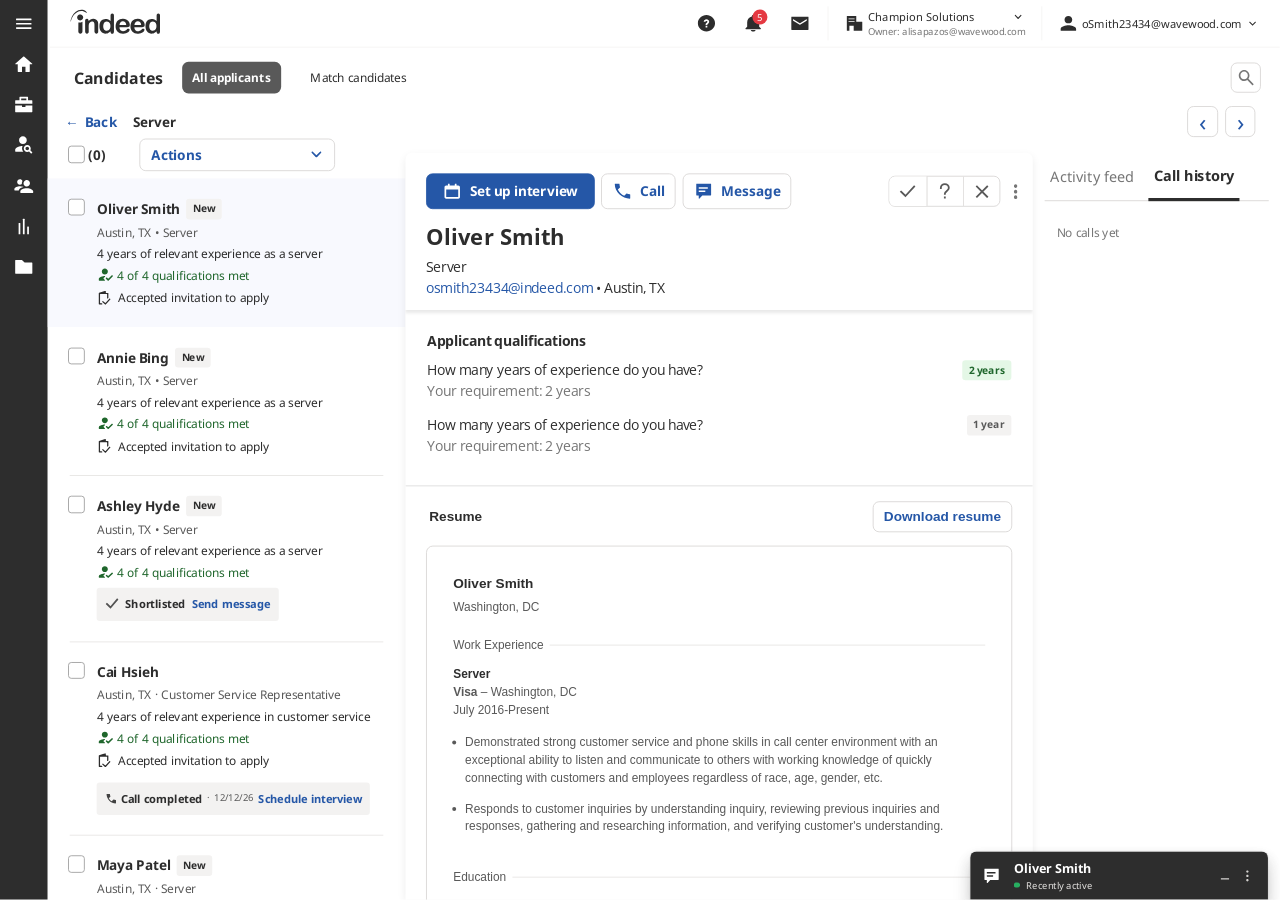
<file: indeed-queued-calling/index.html>
<!doctype html>
<html lang="en">
<head>
<meta charset="utf-8">
<meta name="viewport" content="width=device-width,initial-scale=1">
<title>Indeed Queued Calling</title>
<link rel="stylesheet" href="fonts.css">
<link rel="stylesheet" href="styles.css">
</head>
<body>
<div id="viewport">
<div class="scene" id="scene">
  <div class="browser" aria-hidden="true">
    <div class="browser-tabs"><img class="asset " src="assets/40000004-74814-0bb39.svg" alt=""><div class="browser-tab"><img class="asset " src="assets/40000004-74814-42703.svg" alt=""><span>Indeed</span><img class="asset " src="assets/40000004-74814-c4f29.svg" alt=""></div><img class="asset " src="assets/40000004-74814-246e2.svg" alt=""></div>
    <div class="browser-toolbar"><img class="asset " src="assets/40000004-74814-f15b3.svg" alt=""><img class="asset " src="assets/40000004-74814-e05d8.svg" alt=""><img class="asset " src="assets/40000004-74814-c62eb.svg" alt=""><div class="address"><img class="asset " src="assets/40000004-74814-beaec.svg" alt=""><span>indeed.com</span><img class="asset " src="assets/40000004-74814-88444.svg" alt=""></div><img class="asset " src="assets/40000004-74814-cd9ed.svg" alt=""></div>
  </div>
  <nav class="left-nav" aria-label="Main navigation">
    
    <button type="button" aria-label="Menu" title="Menu"><img class="asset " src="assets/40000004-74815-b088a.svg" alt=""></button>
    
    <button type="button" aria-label="Home" title="Home"><img class="asset " src="assets/40000004-74815-080dc.svg" alt=""></button>
    
    <button type="button" aria-label="Jobs" title="Jobs"><img class="asset " src="assets/40000004-74815-caae4.svg" alt=""></button>
    
    <button type="button" aria-label="Search resumes" title="Search resumes"><img class="asset " src="assets/40000004-74815-29b34.svg" alt=""></button>
    
    <button type="button" aria-label="Candidates" title="Candidates"><img class="asset " src="assets/40000004-74815-810b9.svg" alt=""></button>
    
    <button type="button" aria-label="Analytics" title="Analytics"><img class="asset " src="assets/40000004-74815-a2098.svg" alt=""></button>
    
    <button type="button" aria-label="Tools" title="Tools"><img class="asset " src="assets/40000004-74815-88576.svg" alt=""></button>
    
  </nav>
  <header class="top-nav">
    <div class="indeed-logo"><img class="asset " src="assets/40000004-75022-e0b02.svg" alt=""></div>
    <div class="utilities">
      <button class="icon-button" aria-label="Help"><img class="asset " src="assets/40000004-75021-9c809.svg" alt=""></button>
      <button class="icon-button notification" aria-label="5 notifications"><img class="asset " src="assets/40000004-75021-75de7.svg" alt=""><span>5</span></button>
      <button class="icon-button" data-open-chat aria-label="Messages"><img class="asset " src="assets/40000004-75021-7e641.svg" alt=""></button>
      <button class="account"><img class="asset " src="assets/40000004-75021-f7fac.svg" alt=""><span><span class="company-name">Champion Solutions <img class="asset " src="assets/40000004-75021-b611b.svg" alt=""></span><small>Owner: alisapazos@wavewood.com</small></span></button>
      <button class="user"><img class="asset " src="assets/40000004-75021-394da.svg" alt=""><span>oSmith23434@wavewood.com</span><img class="asset " src="assets/40000004-75021-b611b.svg" alt=""></button>
    </div>
  </header>
  <nav class="candidate-nav" aria-label="Candidates navigation">
    <strong>Candidates</strong><button class="active">All applicants</button><button>Match candidates</button>
    <button class="search icon-button" aria-label="Search candidates"><img class="asset " src="assets/40000004-75020-c6913.svg" alt=""></button>
  </nav>
  <div class="job-nav"><button class="text-button" id="back">← &nbsp;Back</button><strong>Server</strong><div class="candidate-paging"><button class="secondary arrow" id="previous" aria-label="Previous candidate">‹</button><button class="secondary arrow" id="next" aria-label="Next candidate">›</button></div></div>
  <div class="list-actions"><label><input type="checkbox" id="select-all" aria-label="Select all candidates"><strong id="selection-count">(0)</strong></label><select aria-label="Actions" id="actions"><option value="">Actions</option><option value="shortlist">Shortlist</option><option value="message">Send message</option></select></div>
  <section class="candidate-list" aria-label="Applicants">
    
    <article class="candidate selected" data-index="0">
      <input type="checkbox" aria-label="Select Oliver Smith">
      <div class="candidate-copy">
        <div class="candidate-name-row"><button class="candidate-name" data-select="0">Oliver Smith</button><span class="new-tag">New</span></div>
        <p class="muted">Austin, TX • Server</p>
        <p>4 years of relevant experience as a server</p>
        <p class="qualified"><img class="asset " src="assets/40000004-75046-93f4f.svg" alt="">4 of 4 qualifications met</p>
        <p class="accepted"><img class="asset " src="assets/40000004-75046-44b33.svg" alt="">Accepted invitation to apply</p>
        
          <div class="call-completed" hidden><img class="asset " src="assets/40000004-75046-6ff6c.svg" alt=""><strong>Call completed</strong><span class="muted call-relative">Just now</span><button class="text-button" data-open-chat>Send message</button></div>
        
        
      </div>
    </article>
    
    <article class="candidate " data-index="1">
      <input type="checkbox" aria-label="Select Annie Bing">
      <div class="candidate-copy">
        <div class="candidate-name-row"><button class="candidate-name" data-select="1">Annie Bing</button><span class="new-tag">New</span></div>
        <p class="muted">Austin, TX • Server</p>
        <p>4 years of relevant experience as a server</p>
        <p class="qualified"><img class="asset " src="assets/40000004-75046-93f4f.svg" alt="">4 of 4 qualifications met</p>
        <p class="accepted"><img class="asset " src="assets/40000004-75046-44b33.svg" alt="">Accepted invitation to apply</p>
        
      </div>
    </article>
    
    <article class="candidate " data-index="2">
      <input type="checkbox" aria-label="Select Ashley Hyde">
      <div class="candidate-copy">
        <div class="candidate-name-row"><button class="candidate-name" data-select="2">Ashley Hyde</button><span class="new-tag">New</span></div>
        <p class="muted">Austin, TX • Server</p>
        <p>4 years of relevant experience as a server</p>
        <p class="qualified"><img class="asset " src="assets/40000004-75046-93f4f.svg" alt="">4 of 4 qualifications met</p>
        <div class="shortlist"><img class="asset " src="assets/40000004-75046-99987.svg" alt=""><strong>Shortlisted</strong><button class="text-button" data-open-chat>Send message</button></div>
      </div>
    </article>
    
<article class="candidate" data-index="3">
  <input type="checkbox" aria-label="Select Cai Hsieh">
  <div class="candidate-copy">
    <button class="candidate-name" data-select="3">Cai Hsieh</button>
    <p class="muted">Austin, TX · Customer Service Representative</p>
    <p>4 years of relevant experience in customer service</p>
    <p class="qualified"><img class="asset" src="assets/40000004-75046-93f4f.svg" alt="">4 of 4 qualifications met</p>
    <p class="accepted"><img class="asset" src="assets/40000004-75046-44b33.svg" alt="">Accepted invitation to apply</p>
    <div class="followup-call"><img class="asset" src="assets/40000004-75046-6ff6c.svg" alt=""><strong>Call completed</strong><span class="muted">12/12/26</span><button class="text-button" id="cai-followup">Schedule interview</button></div>
  </div>
</article>
<article class="candidate" data-index="4"><input type="checkbox" aria-label="Select Maya Patel"><div class="candidate-copy"><div class="candidate-name-row"><button class="candidate-name" data-select="4">Maya Patel</button><span class="new-tag">New</span></div><p class="muted">Austin, TX · Server</p><p>3 years of relevant experience as a server</p><p class="qualified"><img class="asset" src="assets/40000004-75046-93f4f.svg" alt="">4 of 4 qualifications met</p><p class="accepted"><img class="asset" src="assets/40000004-75046-44b33.svg" alt="">Accepted invitation to apply</p></div></article>
<article class="candidate" data-index="5"><input type="checkbox" aria-label="Select Daniel Rivera"><div class="candidate-copy"><div class="candidate-name-row"><button class="candidate-name" data-select="5">Daniel Rivera</button><span class="new-tag">New</span></div><p class="muted">Austin, TX · Server</p><p>5 years of relevant experience as a server</p><p class="qualified"><img class="asset" src="assets/40000004-75046-93f4f.svg" alt="">4 of 4 qualifications met</p><p class="accepted"><img class="asset" src="assets/40000004-75046-44b33.svg" alt="">Accepted invitation to apply</p></div></article>
  </section>
  <main class="application" aria-label="Candidate profile">
    <section class="profile">
      <div class="profile-actions">
        <button class="primary" id="setup"><img class="asset " src="assets/40000004-74942-26c2c.svg" alt="">Set up interview</button>
        <button class="secondary" id="call"><img class="asset " src="assets/40000004-74942-174be.svg" alt="">Call</button>
        <button class="secondary" data-open-chat><img class="asset " src="assets/40000004-74942-0bac4.svg" alt="">Message</button>
        <div class="rating" role="group" aria-label="Candidate rating">
          <button class="rating-yes" aria-label="Shortlist candidate" aria-pressed="false"><img class="asset " src="assets/40000004-74942-88489.svg" alt=""></button>
          <button aria-label="Maybe" aria-pressed="false"><img class="asset " src="assets/40000004-74942-1a5a0.svg" alt=""></button>
          <button aria-label="Reject candidate" aria-pressed="false"><img class="asset " src="assets/40000004-74942-afb69.svg" alt=""></button>
        </div>
        <button class="profile-more" aria-label="More candidate actions"><img class="asset " src="assets/40000004-74942-dafa6.svg" alt=""></button>
      </div>
      <h1 id="profile-name">Oliver Smith</h1><p>Server</p>
      <p><a href="mailto:osmith23434@indeed.com" id="profile-email">osmith23434@indeed.com</a> • Austin, TX</p>
    </section>
    <section class="qualifications">
      <h2>Applicant qualifications</h2>
      <div class="question"><div><p>How many years of experience do you have?</p><p class="muted">Your requirement: 2 years</p></div><span class="answer match">2 years</span></div>
      <div class="question"><div><p>How many years of experience do you have?</p><p class="muted">Your requirement: 2 years</p></div><span class="answer">1 year</span></div>
    </section>
    <section class="resume-section">
      <div class="resume-heading"><h2>Resume</h2><button class="secondary" id="download">Download resume</button></div>
      <div class="resume">
        <strong id="resume-name">Oliver Smith</strong><p>Washington, DC</p>
        <div class="resume-divider"><span>Work Experience</span></div>
        <strong>Server</strong><p><b>Visa</b> – Washington, DC</p><p>July 2016-Present</p>
        <ul><li>Demonstrated strong customer service and phone skills in call center environment with an exceptional ability to listen and communicate to others with working knowledge of quickly connecting with customers and employees regardless of race, age, gender, etc.</li><li>Responds to customer inquiries by understanding inquiry, reviewing previous inquiries and responses, gathering and researching information, and verifying customer's understanding.</li></ul>
        <div class="resume-divider"><span>Education</span></div><strong>High School Diploma</strong><p>Lake High School – May 2016</p>
        <div class="resume-divider"><span>Skills</span></div><p>Call Center (2 years), Cash handling (2 years), Customer Service (2 years)</p>
      </div>
    </section>
  </main>
  <aside class="activity" aria-label="Candidate activity">
    <div class="activity-tabs" role="tablist"><button role="tab" aria-selected="false" data-tab="activity">Activity feed</button><button role="tab" aria-selected="true" data-tab="history">Call history</button></div>
    <div id="history-panel"><p class="muted">No calls yet</p></div>
    <div id="activity-panel" hidden><strong>Nov 3, 2025</strong><p>Accepted invitation to apply</p><p class="muted">Application received for Server</p></div>
  </aside>
  <section class="chat" id="chat" aria-label="Messages with Oliver Smith">
    <header class="chat-header">
      <button class="chat-toggle" aria-expanded="false" aria-controls="chat-content"><img class="asset " src="assets/40000004-75060-050d9.svg" alt=""><span><strong id="chat-name">Oliver Smith</strong><small><img class="asset " src="assets/40000004-75060-b7206.svg" alt="">Recently active</small></span></button>
      <button class="minimize" aria-label="Minimize messages">−</button><button class="chat-more" aria-label="More messaging options"><img class="asset " src="assets/40000004-75060-7f6a2.svg" alt=""></button>
    </header>
    <div class="chat-content" id="chat-content" inert>
      <div class="conversation" id="conversation">
        <div class="date-divider"><span>NOV 1, 2024</span></div>
        <div class="message received system-message" hidden><div class="system-heading">Indeed · 2:34</div><strong>Oliver still interested in connecting</strong><p>Unfortunately, Oliver wasn’t available to pick up your call, but they’d love to connect with you.</p><time>2:34 pm</time></div>
      </div>
      <form class="compose" id="message-form">
        <div class="typing"><textarea aria-label="Message" placeholder="Type your message here" rows="2"></textarea><button type="button" class="expand" aria-label="Expand message composer"><img class="asset " src="assets/40000004-74708-07f5f.svg" alt=""></button></div>
        <div class="compose-actions"><button type="button" class="text-button invite" id="invite"><img class="asset " src="assets/40000004-74708-bff98.svg" alt="">Invite</button><button class="primary send" type="submit" aria-label="Send message"><img class="asset " src="assets/40000004-74708-bcf9a.svg" alt=""></button></div>
      </form>
    </div>
  </section>
  <aside class="invite-tip" id="invite-tip" hidden aria-label="New call invitation feature">
    <div class="tip-art"><div class="tip-illustration"><img class="asset " src="assets/tooltip-5bd6a.svg" alt=""><img class="asset texture" src="assets/tooltip-f210b.png" alt=""></div></div>
    <p><span>NEW:</span> <strong>Effortlessly invite<br>candidates to calls</strong></p>
    <button aria-label="Dismiss invitation tip" id="dismiss-tip"><img class="asset " src="assets/tooltip-dc62b.svg" alt=""></button>
    <div class="tip-caret"><img class="asset " src="assets/tooltip-f2bdb.svg" alt=""><img class="asset " src="assets/tooltip-547e0.svg" alt=""></div>
  </aside>
  <div class="modal-backdrop" id="schedule-backdrop" hidden>
    <section class="schedule" role="dialog" aria-modal="true" aria-labelledby="schedule-title">
      <header class="schedule-header"><img class="asset " src="assets/40000004-67125-8239e.svg" alt=""><h2 id="schedule-title">Schedule with Oliver</h2><button aria-label="Close schedule" data-close-schedule><img class="asset " src="assets/40000004-67125-1ea35.svg" alt=""></button></header>
      <div class="schedule-body">
        <form class="schedule-form" id="schedule-form">
          <fieldset><legend>Scheduling type <span class="required">*</span></legend>
            <div class="radio-row"><label><input type="radio" name="scheduling-type" value="all" checked>Share all availability</label><button type="button" class="text-button" id="settings">Settings</button></div>
            <div class="radio-row"><label><input type="radio" name="scheduling-type" value="specific">Share a specific time</label></div>
          </fieldset>
          <div class="form-selects">
            <label><span class="field-label">Format <span class="required">*</span></span><span class="select-phone"><img class="asset " src="assets/40000004-67256-ada0b.svg" alt=""><select id="format" aria-label="Interview format"><option>Phone</option><option>Video</option><option>In person</option></select></span></label>
            <label><span class="field-label">Duration <span class="required">*</span></span><select id="duration" aria-label="Interview duration"><option value="15">15 minutes</option><option value="30" selected>30 minutes</option><option value="45">45 minutes</option><option value="60">60 minutes</option></select></label>
          </div>
          <label class="field-label" for="invite-message">Message to Oliver <span class="required">*</span></label>
          <div class="message-editor">
            <textarea id="invite-message" required>Hi Oliver - excited to see you’re interested in the server role at Haru. Are you free for a conversation in the next couple days? Please select a day and time that works best for you.</textarea>
            <div class="editor-actions"><button class="write-ai" type="button" id="write-ai"><img class="asset " src="assets/40000004-67299-136d4.svg" alt="">Write with AI</button><button class="revert" type="button" id="revert" aria-label="Revert message" title="Revert message" hidden><img src="assets/revert.png" width="24" height="26" alt=""></button></div>
          </div>
        </form>
        <div class="calendar-pane">
          <div class="availability-alert"><img class="asset " src="assets/40000004-67134-0b404.svg" alt=""><span>You are sharing <strong id="opening-count">42</strong> <span id="duration-label">30</span>-minute openings in the <a href="#settings-panel" id="next-days">next 7 days</a></span></div>
          <div class="calendar-controls"><span class="week-label" id="week-label">Week of Nov 1, 2024</span><div class="week-arrows"><button id="week-prev" aria-label="Previous week" disabled>‹</button><button id="week-next" aria-label="Next week">›</button></div><div class="legend"><span><i class="swatch"></i>Available</span><span><i class="swatch booked"></i>Booked interview</span></div></div>
          <div class="calendar" aria-label="Weekly interview availability">
            <div class="day-headings"><span>SUN <em>1</em></span><span>MON <em>2</em></span><span>TUE <em>3</em></span><span>WED <em>4</em></span><span>THU <em>5</em></span><span>FRI <em>6</em></span><span>SAT <em>7</em></span></div>
            <div class="time-labels"><span>8:00 AM</span><span>8:30 AM</span><span>9:00 AM</span><span>9:30 AM</span><span>10:00 AM</span><span>10:30 AM</span><span>11:00 AM</span><span>11:30 AM</span><span>12:00 PM</span><span>12:30 PM</span><span>1:00 PM</span><span>1:30 PM</span><span>2:00 PM</span><span>2:30 PM</span><span>3:00 PM</span><span>3:30 PM</span><span>4:00 PM</span><span>4:30 PM</span><span>5:00 PM</span></div>
            <div class="calendar-grid" id="calendar-grid" role="group" aria-label="Available time slots">
            <button type="button" class="slot " data-slot="0-0" aria-label="Sunday 8:00 AM" aria-pressed="false" disabled></button><button type="button" class="slot " data-slot="1-0" aria-label="Monday 8:00 AM" aria-pressed="false" disabled></button><button type="button" class="slot " data-slot="2-0" aria-label="Tuesday 8:00 AM" aria-pressed="false" disabled></button><button type="button" class="slot " data-slot="3-0" aria-label="Wednesday 8:00 AM" aria-pressed="false" disabled></button><button type="button" class="slot " data-slot="4-0" aria-label="Thursday 8:00 AM" aria-pressed="false" disabled></button><button type="button" class="slot " data-slot="5-0" aria-label="Friday 8:00 AM" aria-pressed="false" disabled></button><button type="button" class="slot " data-slot="6-0" aria-label="Saturday 8:00 AM" aria-pressed="false" disabled></button><button type="button" class="slot " data-slot="0-1" aria-label="Sunday 8:30 AM" aria-pressed="false" disabled></button><button type="button" class="slot " data-slot="1-1" aria-label="Monday 8:30 AM" aria-pressed="false" disabled></button><button type="button" class="slot " data-slot="2-1" aria-label="Tuesday 8:30 AM" aria-pressed="false" disabled></button><button type="button" class="slot " data-slot="3-1" aria-label="Wednesday 8:30 AM" aria-pressed="false" disabled></button><button type="button" class="slot " data-slot="4-1" aria-label="Thursday 8:30 AM" aria-pressed="false" disabled></button><button type="button" class="slot " data-slot="5-1" aria-label="Friday 8:30 AM" aria-pressed="false" disabled></button><button type="button" class="slot " data-slot="6-1" aria-label="Saturday 8:30 AM" aria-pressed="false" disabled></button><button type="button" class="slot " data-slot="0-2" aria-label="Sunday 9:00 AM" aria-pressed="false" disabled></button><button type="button" class="slot booked" data-slot="1-2" aria-label="Monday 9:00 AM, booked" aria-pressed="false" disabled></button><button type="button" class="slot available" data-slot="2-2" aria-label="Tuesday 9:00 AM" aria-pressed="false" ></button><button type="button" class="slot available" data-slot="3-2" aria-label="Wednesday 9:00 AM" aria-pressed="false" ></button><button type="button" class="slot booked" data-slot="4-2" aria-label="Thursday 9:00 AM, booked" aria-pressed="false" disabled></button><button type="button" class="slot available" data-slot="5-2" aria-label="Friday 9:00 AM" aria-pressed="false" ></button><button type="button" class="slot " data-slot="6-2" aria-label="Saturday 9:00 AM" aria-pressed="false" disabled></button><button type="button" class="slot " data-slot="0-3" aria-label="Sunday 9:30 AM" aria-pressed="false" disabled></button><button type="button" class="slot booked" data-slot="1-3" aria-label="Monday 9:30 AM, booked" aria-pressed="false" disabled></button><button type="button" class="slot available" data-slot="2-3" aria-label="Tuesday 9:30 AM" aria-pressed="false" ></button><button type="button" class="slot booked" data-slot="3-3" aria-label="Wednesday 9:30 AM, booked" aria-pressed="false" disabled></button><button type="button" class="slot booked" data-slot="4-3" aria-label="Thursday 9:30 AM, booked" aria-pressed="false" disabled></button><button type="button" class="slot available" data-slot="5-3" aria-label="Friday 9:30 AM" aria-pressed="false" ></button><button type="button" class="slot " data-slot="6-3" aria-label="Saturday 9:30 AM" aria-pressed="false" disabled></button><button type="button" class="slot " data-slot="0-4" aria-label="Sunday 10:00 AM" aria-pressed="false" disabled></button><button type="button" class="slot available" data-slot="1-4" aria-label="Monday 10:00 AM" aria-pressed="false" ></button><button type="button" class="slot available" data-slot="2-4" aria-label="Tuesday 10:00 AM" aria-pressed="false" ></button><button type="button" class="slot booked" data-slot="3-4" aria-label="Wednesday 10:00 AM, booked" aria-pressed="false" disabled></button><button type="button" class="slot booked" data-slot="4-4" aria-label="Thursday 10:00 AM, booked" aria-pressed="false" disabled></button><button type="button" class="slot available" data-slot="5-4" aria-label="Friday 10:00 AM" aria-pressed="false" ></button><button type="button" class="slot " data-slot="6-4" aria-label="Saturday 10:00 AM" aria-pressed="false" disabled></button><button type="button" class="slot " data-slot="0-5" aria-label="Sunday 10:30 AM" aria-pressed="false" disabled></button><button type="button" class="slot available" data-slot="1-5" aria-label="Monday 10:30 AM" aria-pressed="false" ></button><button type="button" class="slot available" data-slot="2-5" aria-label="Tuesday 10:30 AM" aria-pressed="false" ></button><button type="button" class="slot available" data-slot="3-5" aria-label="Wednesday 10:30 AM" aria-pressed="false" ></button><button type="button" class="slot booked" data-slot="4-5" aria-label="Thursday 10:30 AM, booked" aria-pressed="false" disabled></button><button type="button" class="slot available" data-slot="5-5" aria-label="Friday 10:30 AM" aria-pressed="false" ></button><button type="button" class="slot " data-slot="6-5" aria-label="Saturday 10:30 AM" aria-pressed="false" disabled></button><button type="button" class="slot " data-slot="0-6" aria-label="Sunday 11:00 AM" aria-pressed="false" disabled></button><button type="button" class="slot available" data-slot="1-6" aria-label="Monday 11:00 AM" aria-pressed="false" ></button><button type="button" class="slot available" data-slot="2-6" aria-label="Tuesday 11:00 AM" aria-pressed="false" ></button><button type="button" class="slot booked" data-slot="3-6" aria-label="Wednesday 11:00 AM, booked" aria-pressed="false" disabled></button><button type="button" class="slot available" data-slot="4-6" aria-label="Thursday 11:00 AM" aria-pressed="false" ></button><button type="button" class="slot available" data-slot="5-6" aria-label="Friday 11:00 AM" aria-pressed="false" ></button><button type="button" class="slot " data-slot="6-6" aria-label="Saturday 11:00 AM" aria-pressed="false" disabled></button><button type="button" class="slot " data-slot="0-7" aria-label="Sunday 11:30 AM" aria-pressed="false" disabled></button><button type="button" class="slot available" data-slot="1-7" aria-label="Monday 11:30 AM" aria-pressed="false" ></button><button type="button" class="slot available" data-slot="2-7" aria-label="Tuesday 11:30 AM" aria-pressed="false" ></button><button type="button" class="slot booked" data-slot="3-7" aria-label="Wednesday 11:30 AM, booked" aria-pressed="false" disabled></button><button type="button" class="slot available" data-slot="4-7" aria-label="Thursday 11:30 AM" aria-pressed="false" ></button><button type="button" class="slot available" data-slot="5-7" aria-label="Friday 11:30 AM" aria-pressed="false" ></button><button type="button" class="slot " data-slot="6-7" aria-label="Saturday 11:30 AM" aria-pressed="false" disabled></button><button type="button" class="slot " data-slot="0-8" aria-label="Sunday 12:00 PM" aria-pressed="false" disabled></button><button type="button" class="slot booked" data-slot="1-8" aria-label="Monday 12:00 PM, booked" aria-pressed="false" disabled></button><button type="button" class="slot available" data-slot="2-8" aria-label="Tuesday 12:00 PM" aria-pressed="false" ></button><button type="button" class="slot booked" data-slot="3-8" aria-label="Wednesday 12:00 PM, booked" aria-pressed="false" disabled></button><button type="button" class="slot available" data-slot="4-8" aria-label="Thursday 12:00 PM" aria-pressed="false" ></button><button type="button" class="slot available" data-slot="5-8" aria-label="Friday 12:00 PM" aria-pressed="false" ></button><button type="button" class="slot " data-slot="6-8" aria-label="Saturday 12:00 PM" aria-pressed="false" disabled></button><button type="button" class="slot " data-slot="0-9" aria-label="Sunday 12:30 PM" aria-pressed="false" disabled></button><button type="button" class="slot booked" data-slot="1-9" aria-label="Monday 12:30 PM, booked" aria-pressed="false" disabled></button><button type="button" class="slot available" data-slot="2-9" aria-label="Tuesday 12:30 PM" aria-pressed="false" ></button><button type="button" class="slot available" data-slot="3-9" aria-label="Wednesday 12:30 PM" aria-pressed="false" ></button><button type="button" class="slot available" data-slot="4-9" aria-label="Thursday 12:30 PM" aria-pressed="false" ></button><button type="button" class="slot available" data-slot="5-9" aria-label="Friday 12:30 PM" aria-pressed="false" ></button><button type="button" class="slot " data-slot="6-9" aria-label="Saturday 12:30 PM" aria-pressed="false" disabled></button><button type="button" class="slot " data-slot="0-10" aria-label="Sunday 1:00 PM" aria-pressed="false" disabled></button><button type="button" class="slot booked" data-slot="1-10" aria-label="Monday 1:00 PM, booked" aria-pressed="false" disabled></button><button type="button" class="slot available" data-slot="2-10" aria-label="Tuesday 1:00 PM" aria-pressed="false" ></button><button type="button" class="slot available" data-slot="3-10" aria-label="Wednesday 1:00 PM" aria-pressed="false" ></button><button type="button" class="slot available" data-slot="4-10" aria-label="Thursday 1:00 PM" aria-pressed="false" ></button><button type="button" class="slot available" data-slot="5-10" aria-label="Friday 1:00 PM" aria-pressed="false" ></button><button type="button" class="slot " data-slot="6-10" aria-label="Saturday 1:00 PM" aria-pressed="false" disabled></button><button type="button" class="slot " data-slot="0-11" aria-label="Sunday 1:30 PM" aria-pressed="false" disabled></button><button type="button" class="slot available" data-slot="1-11" aria-label="Monday 1:30 PM" aria-pressed="false" ></button><button type="button" class="slot available" data-slot="2-11" aria-label="Tuesday 1:30 PM" aria-pressed="false" ></button><button type="button" class="slot available" data-slot="3-11" aria-label="Wednesday 1:30 PM" aria-pressed="false" ></button><button type="button" class="slot available" data-slot="4-11" aria-label="Thursday 1:30 PM" aria-pressed="false" ></button><button type="button" class="slot available" data-slot="5-11" aria-label="Friday 1:30 PM" aria-pressed="false" ></button><button type="button" class="slot " data-slot="6-11" aria-label="Saturday 1:30 PM" aria-pressed="false" disabled></button><button type="button" class="slot " data-slot="0-12" aria-label="Sunday 2:00 PM" aria-pressed="false" disabled></button><button type="button" class="slot available" data-slot="1-12" aria-label="Monday 2:00 PM" aria-pressed="false" ></button><button type="button" class="slot available" data-slot="2-12" aria-label="Tuesday 2:00 PM" aria-pressed="false" ></button><button type="button" class="slot available" data-slot="3-12" aria-label="Wednesday 2:00 PM" aria-pressed="false" ></button><button type="button" class="slot available" data-slot="4-12" aria-label="Thursday 2:00 PM" aria-pressed="false" ></button><button type="button" class="slot available" data-slot="5-12" aria-label="Friday 2:00 PM" aria-pressed="false" ></button><button type="button" class="slot " data-slot="6-12" aria-label="Saturday 2:00 PM" aria-pressed="false" disabled></button><button type="button" class="slot " data-slot="0-13" aria-label="Sunday 2:30 PM" aria-pressed="false" disabled></button><button type="button" class="slot available" data-slot="1-13" aria-label="Monday 2:30 PM" aria-pressed="false" ></button><button type="button" class="slot available" data-slot="2-13" aria-label="Tuesday 2:30 PM" aria-pressed="false" ></button><button type="button" class="slot available" data-slot="3-13" aria-label="Wednesday 2:30 PM" aria-pressed="false" ></button><button type="button" class="slot available" data-slot="4-13" aria-label="Thursday 2:30 PM" aria-pressed="false" ></button><button type="button" class="slot available" data-slot="5-13" aria-label="Friday 2:30 PM" aria-pressed="false" ></button><button type="button" class="slot " data-slot="6-13" aria-label="Saturday 2:30 PM" aria-pressed="false" disabled></button><button type="button" class="slot " data-slot="0-14" aria-label="Sunday 3:00 PM" aria-pressed="false" disabled></button><button type="button" class="slot available" data-slot="1-14" aria-label="Monday 3:00 PM" aria-pressed="false" ></button><button type="button" class="slot available" data-slot="2-14" aria-label="Tuesday 3:00 PM" aria-pressed="false" ></button><button type="button" class="slot available" data-slot="3-14" aria-label="Wednesday 3:00 PM" aria-pressed="false" ></button><button type="button" class="slot available" data-slot="4-14" aria-label="Thursday 3:00 PM" aria-pressed="false" ></button><button type="button" class="slot available" data-slot="5-14" aria-label="Friday 3:00 PM" aria-pressed="false" ></button><button type="button" class="slot " data-slot="6-14" aria-label="Saturday 3:00 PM" aria-pressed="false" disabled></button><button type="button" class="slot " data-slot="0-15" aria-label="Sunday 3:30 PM" aria-pressed="false" disabled></button><button type="button" class="slot available" data-slot="1-15" aria-label="Monday 3:30 PM" aria-pressed="false" ></button><button type="button" class="slot available" data-slot="2-15" aria-label="Tuesday 3:30 PM" aria-pressed="false" ></button><button type="button" class="slot available" data-slot="3-15" aria-label="Wednesday 3:30 PM" aria-pressed="false" ></button><button type="button" class="slot available" data-slot="4-15" aria-label="Thursday 3:30 PM" aria-pressed="false" ></button><button type="button" class="slot available" data-slot="5-15" aria-label="Friday 3:30 PM" aria-pressed="false" ></button><button type="button" class="slot " data-slot="6-15" aria-label="Saturday 3:30 PM" aria-pressed="false" disabled></button><button type="button" class="slot " data-slot="0-16" aria-label="Sunday 4:00 PM" aria-pressed="false" disabled></button><button type="button" class="slot available" data-slot="1-16" aria-label="Monday 4:00 PM" aria-pressed="false" ></button><button type="button" class="slot available" data-slot="2-16" aria-label="Tuesday 4:00 PM" aria-pressed="false" ></button><button type="button" class="slot available" data-slot="3-16" aria-label="Wednesday 4:00 PM" aria-pressed="false" ></button><button type="button" class="slot available" data-slot="4-16" aria-label="Thursday 4:00 PM" aria-pressed="false" ></button><button type="button" class="slot available" data-slot="5-16" aria-label="Friday 4:00 PM" aria-pressed="false" ></button><button type="button" class="slot " data-slot="6-16" aria-label="Saturday 4:00 PM" aria-pressed="false" disabled></button><button type="button" class="slot " data-slot="0-17" aria-label="Sunday 4:30 PM" aria-pressed="false" disabled></button><button type="button" class="slot available" data-slot="1-17" aria-label="Monday 4:30 PM" aria-pressed="false" ></button><button type="button" class="slot available" data-slot="2-17" aria-label="Tuesday 4:30 PM" aria-pressed="false" ></button><button type="button" class="slot available" data-slot="3-17" aria-label="Wednesday 4:30 PM" aria-pressed="false" ></button><button type="button" class="slot available" data-slot="4-17" aria-label="Thursday 4:30 PM" aria-pressed="false" ></button><button type="button" class="slot available" data-slot="5-17" aria-label="Friday 4:30 PM" aria-pressed="false" ></button><button type="button" class="slot " data-slot="6-17" aria-label="Saturday 4:30 PM" aria-pressed="false" disabled></button><button type="button" class="slot " data-slot="0-18" aria-label="Sunday 5:00 PM" aria-pressed="false" disabled></button><button type="button" class="slot " data-slot="1-18" aria-label="Monday 5:00 PM" aria-pressed="false" disabled></button><button type="button" class="slot " data-slot="2-18" aria-label="Tuesday 5:00 PM" aria-pressed="false" disabled></button><button type="button" class="slot " data-slot="3-18" aria-label="Wednesday 5:00 PM" aria-pressed="false" disabled></button><button type="button" class="slot " data-slot="4-18" aria-label="Thursday 5:00 PM" aria-pressed="false" disabled></button><button type="button" class="slot " data-slot="5-18" aria-label="Friday 5:00 PM" aria-pressed="false" disabled></button><button type="button" class="slot " data-slot="6-18" aria-label="Saturday 5:00 PM" aria-pressed="false" disabled></button>
            </div>
          </div>
          <div class="settings-panel" id="settings-panel" hidden><h3>Scheduling settings</h3><p>Availability is shared for the next 7 days, with 24 hours’ scheduling notice.</p><p>Your working hours are Monday–Friday, 9 AM–5 PM.</p></div>
        </div>
      </div>
      <footer class="schedule-footer"><button class="secondary" data-close-schedule>Cancel</button><button class="primary" type="submit" form="schedule-form"><img class="asset " src="assets/40000004-67118-aeea2.svg" alt="">Send interview request</button></footer>
    </section>
  </div>
  <div class="toast" role="status" hidden></div>
</div>
</div>
<script src="app.js"></script>
</body>
</html>
</file>
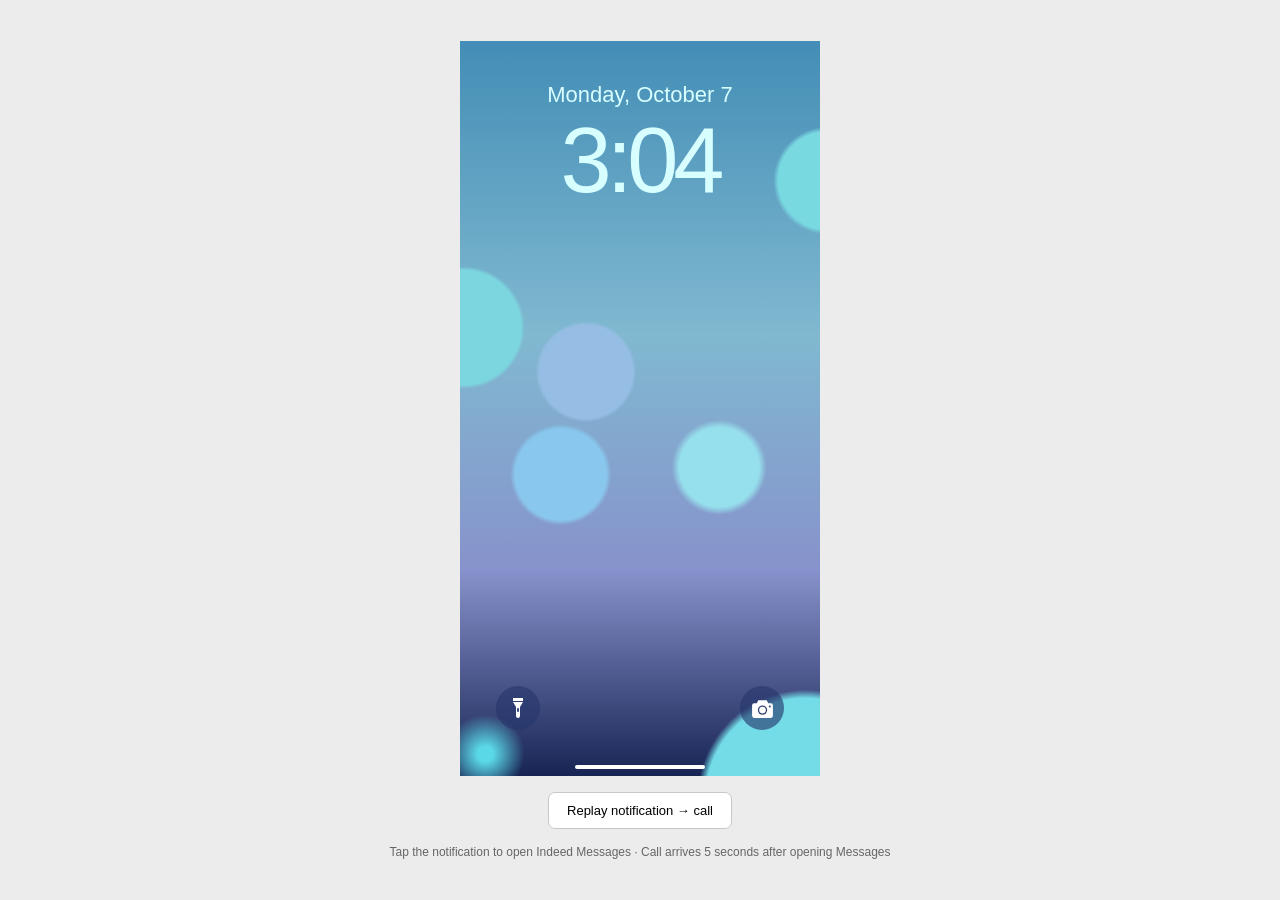
<file: indeed-c2c-in-dradis/jobseeker-app.html>
<!doctype html>
<html lang="en"><head><meta charset="utf-8"><meta name="viewport" content="width=device-width,initial-scale=1"><title>Indeed — Jobseeker incoming call</title><link rel="stylesheet" href="jobseeker.css"><link rel="stylesheet" href="jobseeker-flow.css"></head>
<body><main><div class="phone"><div class="screen"><section id="lock" aria-label="Jobseeker lock screen"><div class="date">Monday, October 7</div><div class="time">3:04</div><button type="button" class="notification" hidden aria-label="Open employer message in Indeed"><div class="notification-heading"><span class="indeed-icon"><img src="assets/indeed-notification.svg" alt="Indeed"></span><strong>TIME SENSITIVE</strong></div><h1>You’re about to receive a call from an employer</h1><p>Haru will call you shortly about your server application.</p></button><div class="shortcuts"><span aria-label="Flashlight"><svg viewBox="0 0 24 24" aria-hidden="true"><path fill="currentColor" d="M7 2h10v3H7zm0 4h10l-3 5v9a2 2 0 0 1-4 0v-9z"/><rect x="11" y="12" width="2" height="4" rx="1" fill="#354578"/></svg></span><span aria-label="Camera"><svg viewBox="0 0 24 24" aria-hidden="true"><path fill="currentColor" d="M8 4h8l1.5 3H20a2 2 0 0 1 2 2v10a2 2 0 0 1-2 2H4a2 2 0 0 1-2-2V9a2 2 0 0 1 2-2h2.5z"/><circle cx="12" cy="13.5" r="4.5" fill="#354578"/><circle cx="12" cy="13.5" r="3.2" fill="currentColor"/><circle cx="19" cy="10" r="1" fill="#354578"/></svg></span></div></section><section id="messages" hidden aria-label="Indeed messaging"><div class="safari-address"><small>AA</small><span>messages.indeed.com</span><span>↻</span></div><div class="thread-header"><span aria-hidden="true">‹</span><div><strong>Server</strong><small>Haru</small></div><span aria-hidden="true">⋮</span></div><div class="thread-scroll" id="message-list"><p class="applied">You applied to this position on October 7.</p><div class="thread-day">MONDAY</div><div class="sender"><span class="sender-avatar"><img src="assets/haru-logo.svg" alt="Haru"></span><strong>Hiring team</strong><time>· 3:04 PM</time></div><div class="message-body"><p>Dear Oliver,</p><p>We’ll call you shortly through Indeed to talk about your application.</p></div><aside id="availability-prompt"><p>Can’t talk right now but still interested? Let the employer know.</p><div><button id="available-later" type="button">Can’t talk now, but interested</button><button id="unavailable" type="button">Not interested</button></div></aside></div><form id="message-form"><textarea id="message-input" aria-label="Write your message" placeholder="Write your message"></textarea><div class="composer-actions"><span class="attachment-icon" role="img" aria-label="Attachment"><svg viewBox="0 0 24 24" fill="none" stroke="currentColor" stroke-width="1.7" stroke-linecap="round" stroke-linejoin="round" aria-hidden="true"><path d="M8 7v10a4 4 0 0 0 8 0V6a3 3 0 0 0-6 0v11a1 1 0 0 0 2 0V7"/></svg></span><button type="submit">Send</button></div></form><div class="browser-toolbar" aria-label="Safari toolbar"><span aria-label="Back"><svg class="" viewBox="0 0 24 24" fill="none" stroke="currentColor" stroke-width="1.5" stroke-linecap="round" stroke-linejoin="round" aria-hidden="true"><path d="m14.5 5-7 7 7 7"/></svg></span><span class="disabled" aria-label="Forward"><svg class="" viewBox="0 0 24 24" fill="none" stroke="currentColor" stroke-width="1.5" stroke-linecap="round" stroke-linejoin="round" aria-hidden="true"><path d="m9.5 5 7 7-7 7"/></svg></span><span aria-label="Share"><svg class="" viewBox="0 0 24 24" fill="none" stroke="currentColor" stroke-width="1.5" stroke-linecap="round" stroke-linejoin="round" aria-hidden="true"><path d="M8 8H5v13h14V8h-3M12 15V2m-4 4 4-4 4 4"/></svg></span><span aria-label="Bookmarks"><svg class="" viewBox="0 0 24 24" fill="none" stroke="currentColor" stroke-width="1.5" stroke-linecap="round" stroke-linejoin="round" aria-hidden="true"><path d="M12 5c-3-2-6-2-10-1v16c4-1 7-1 10 1 3-2 6-2 10-1V4c-4-1-7-1-10 1Zm0 0v16"/></svg></span><span aria-label="Tabs"><svg class="" viewBox="0 0 24 24" fill="none" stroke="currentColor" stroke-width="1.5" stroke-linecap="round" stroke-linejoin="round" aria-hidden="true"><rect x="7" y="7" width="14" height="14" rx="2"/><path d="M16 7V3H3v13h4"/></svg></span></div></section><section id="incoming" hidden aria-label="Incoming employer call"><h2>Haru</h2><p id="phone-status" role="status">Incoming call</p><div class="avatar"><img src="assets/haru-logo.svg" alt="Haru"></div><div class="call-actions"><button id="decline" class="red" aria-label="Decline call"><svg viewBox="0 0 32 32" aria-hidden="true" focusable="false"><path fill="currentColor" d="M7.1 3.3c.7-.4 1.6-.2 2 .5l3.2 5.1c.4.7.4 1.5-.2 2.1l-2.2 2.2c1.9 3.8 4.9 6.8 8.7 8.7l2.2-2.2c.6-.6 1.4-.6 2.1-.2l5.1 3.2c.7.4.9 1.3.5 2l-1.6 3c-.6 1.1-1.8 1.7-3 1.4C13.4 27 5 18.6 2.9 8.1c-.3-1.2.3-2.4 1.4-3z"/></svg><small>Decline</small></button><button id="answer" class="green" aria-label="Accept call"><svg viewBox="0 0 32 32" aria-hidden="true" focusable="false"><path fill="currentColor" d="M7.1 3.3c.7-.4 1.6-.2 2 .5l3.2 5.1c.4.7.4 1.5-.2 2.1l-2.2 2.2c1.9 3.8 4.9 6.8 8.7 8.7l2.2-2.2c.6-.6 1.4-.6 2.1-.2l5.1 3.2c.7.4.9 1.3.5 2l-1.6 3c-.6 1.1-1.8 1.7-3 1.4C13.4 27 5 18.6 2.9 8.1c-.3-1.2.3-2.4 1.4-3z"/></svg><small>Accept</small></button></div><div class="connected-controls" hidden><button id="call-camera" aria-label="Turn camera on" aria-pressed="false"><svg viewBox="0 0 24 24" fill="none" stroke="currentColor" stroke-width="1.8" stroke-linecap="round" stroke-linejoin="round" aria-hidden="true"><rect x="2" y="6" width="13" height="12" rx="2"/><path d="m15 10 7-4v12l-7-4"/></svg><small>Camera</small></button><button id="call-microphone" aria-label="Mute microphone" aria-pressed="false"><svg viewBox="0 0 24 24" fill="none" stroke="currentColor" stroke-width="1.8" stroke-linecap="round" stroke-linejoin="round" aria-hidden="true"><rect x="9" y="2" width="6" height="13" rx="3"/><path d="M5 10v2a7 7 0 0 0 14 0v-2m-7 9v3m-4 0h8"/></svg><small>Mute</small></button><button id="call-speaker" aria-label="Turn speakerphone on" aria-pressed="false"><svg viewBox="0 0 24 24" fill="none" stroke="currentColor" stroke-width="1.8" stroke-linecap="round" stroke-linejoin="round" aria-hidden="true"><path d="M3 9h4l5-5v16l-5-5H3zm13-1a6 6 0 0 1 0 8m3-11a10 10 0 0 1 0 14"/></svg><small>Speaker</small></button><button id="call-end" aria-label="End call"><svg viewBox="0 0 24 24" fill="none" stroke="currentColor" stroke-width="1.8" stroke-linecap="round" stroke-linejoin="round" aria-hidden="true"><path d="M3 14c5-5 13-5 18 0l-2 4-4-2v-3H9v3l-4 2z"/></svg><small>End</small></button></div></section><section id="interest-prompt" hidden aria-label="Interest after declining"><div class="interest-card"><img src="assets/haru-logo.svg" alt="Haru"><h2>Are you still interested in talking with Haru?</h2><p>Let the employer know if you’d still like to connect.</p><button id="still-interested">Yes, I’m still interested</button><button id="not-interested">No</button></div></section><div id="interest-confirmation" role="status" aria-live="polite" hidden></div><div class="home-bar"></div></div></div><button id="replay">Replay notification → call</button><p class="demo-label">Tap the notification to open Indeed Messages · Call arrives 5 seconds after opening Messages</p></main><script src="jobseeker-flow.js"></script></body></html>
</file>
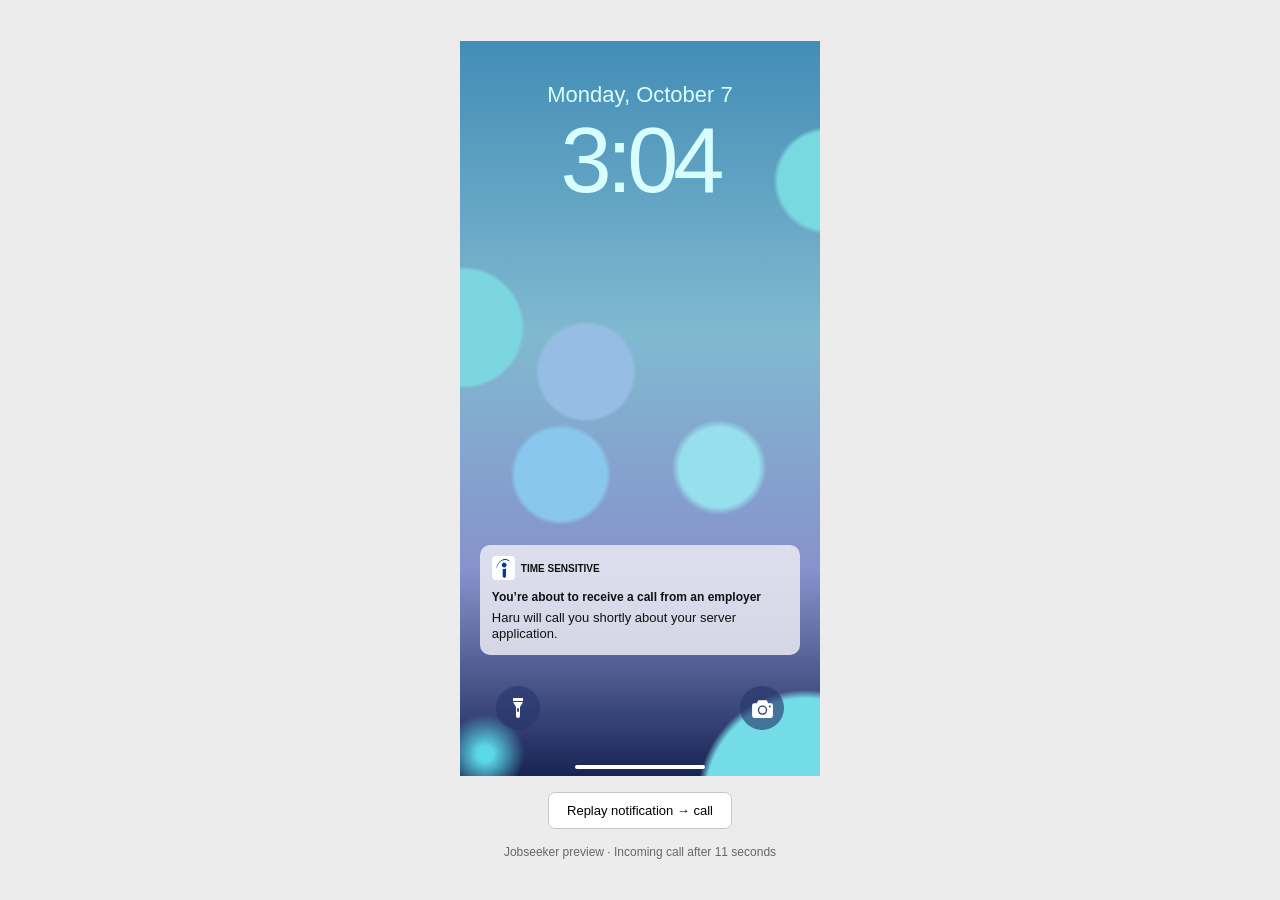
<file: indeed-c2c-in-dradis/jobseeker.html>
<!doctype html>
<html lang="en"><head><meta charset="utf-8"><meta name="viewport" content="width=device-width,initial-scale=1"><title>Indeed — Jobseeker incoming call</title><link rel="stylesheet" href="jobseeker.css"></head>
<body><main><div class="phone"><div class="screen"><div class="notch"><i></i><b></b></div><section id="lock" aria-label="Jobseeker lock screen"><div class="date">Monday, October 7</div><div class="time">3:04</div><article class="notification"><div class="notification-heading"><span class="indeed-icon"><img src="assets/indeed-notification.svg" alt="Indeed"></span><strong>TIME SENSITIVE</strong></div><h1>You’re about to receive a call from an employer</h1><p>Haru will call you shortly about your server application.</p></article><div class="shortcuts"><span aria-label="Flashlight"><svg viewBox="0 0 24 24" aria-hidden="true"><path fill="currentColor" d="M7 2h10v3H7zm0 4h10l-3 5v9a2 2 0 0 1-4 0v-9z"/><rect x="11" y="12" width="2" height="4" rx="1" fill="#354578"/></svg></span><span aria-label="Camera"><svg viewBox="0 0 24 24" aria-hidden="true"><path fill="currentColor" d="M8 4h8l1.5 3H20a2 2 0 0 1 2 2v10a2 2 0 0 1-2 2H4a2 2 0 0 1-2-2V9a2 2 0 0 1 2-2h2.5z"/><circle cx="12" cy="13.5" r="4.5" fill="#354578"/><circle cx="12" cy="13.5" r="3.2" fill="currentColor"/><circle cx="19" cy="10" r="1" fill="#354578"/></svg></span></div></section><section id="incoming" hidden aria-label="Incoming employer call"><p class="call-label">Indeed Audio</p><h2>Haru</h2><p id="phone-status" role="status">Incoming call</p><div class="avatar"><img src="assets/haru-logo.svg" alt="Haru"></div><div class="call-actions"><button id="decline" class="red" aria-label="Decline call"><svg viewBox="0 0 32 32" aria-hidden="true" focusable="false"><path fill="currentColor" d="M7.1 3.3c.7-.4 1.6-.2 2 .5l3.2 5.1c.4.7.4 1.5-.2 2.1l-2.2 2.2c1.9 3.8 4.9 6.8 8.7 8.7l2.2-2.2c.6-.6 1.4-.6 2.1-.2l5.1 3.2c.7.4.9 1.3.5 2l-1.6 3c-.6 1.1-1.8 1.7-3 1.4C13.4 27 5 18.6 2.9 8.1c-.3-1.2.3-2.4 1.4-3z"/></svg><small>Decline</small></button><button id="answer" class="green" aria-label="Accept call"><svg viewBox="0 0 32 32" aria-hidden="true" focusable="false"><path fill="currentColor" d="M7.1 3.3c.7-.4 1.6-.2 2 .5l3.2 5.1c.4.7.4 1.5-.2 2.1l-2.2 2.2c1.9 3.8 4.9 6.8 8.7 8.7l2.2-2.2c.6-.6 1.4-.6 2.1-.2l5.1 3.2c.7.4.9 1.3.5 2l-1.6 3c-.6 1.1-1.8 1.7-3 1.4C13.4 27 5 18.6 2.9 8.1c-.3-1.2.3-2.4 1.4-3z"/></svg><small>Accept</small></button></div></section><div class="home-bar"></div></div></div><button id="replay">Replay notification → call</button><p class="demo-label">Jobseeker preview · Incoming call after 11 seconds</p></main><script src="jobseeker.js"></script></body></html>
</file>
<file: indeed-c2c-in-dradis/fonts.css>
@font-face {
  font-family: 'Noto Sans';
  font-style: normal;
  font-weight: 400;
  font-stretch: normal;
  font-display: swap;
  src: url(assets/font-0.ttf) format('truetype');
}
@font-face {
  font-family: 'Noto Sans';
  font-style: normal;
  font-weight: 500;
  font-stretch: normal;
  font-display: swap;
  src: url(assets/font-1.ttf) format('truetype');
}
@font-face {
  font-family: 'Noto Sans';
  font-style: normal;
  font-weight: 600;
  font-stretch: normal;
  font-display: swap;
  src: url(assets/font-2.ttf) format('truetype');
}
@font-face {
  font-family: 'Noto Sans';
  font-style: normal;
  font-weight: 700;
  font-stretch: normal;
  font-display: swap;
  src: url(assets/font-3.ttf) format('truetype');
}
@font-face {
  font-family: 'Open Sans';
  font-style: normal;
  font-weight: 400;
  font-stretch: normal;
  font-display: swap;
  src: url(assets/font-4.ttf) format('truetype');
}
@font-face {
  font-family: 'Open Sans';
  font-style: normal;
  font-weight: 600;
  font-stretch: normal;
  font-display: swap;
  src: url(assets/font-5.ttf) format('truetype');
}
@font-face {
  font-family: 'Open Sans';
  font-style: normal;
  font-weight: 700;
  font-stretch: normal;
  font-display: swap;
  src: url(assets/font-6.ttf) format('truetype');
}
</file>
<file: indeed-c2c-in-dradis/styles.css>
:root { color-scheme: light; font-family: "Noto Sans", Arial, sans-serif; color: #2d2d2d; --blue: #2557a7; }
* { box-sizing: border-box; }
body { margin: 0; background: #dedede; overflow: hidden; }
button, select, textarea, input { font: inherit; }
button { cursor: pointer; color: inherit; }
button { border: 0; background: transparent; }
button, a, select { -webkit-tap-highlight-color: transparent; }
button:focus-visible, a:focus-visible, select:focus-visible, textarea:focus-visible { outline: 3px solid #7ca9e8; outline-offset: 3px; }
button { transition: transform 180ms ease, background-color 180ms ease, box-shadow 180ms ease; }
button:hover { background-color: #eef1fe; }
button:active { transform: scale(.97); }
[hidden] { display: none !important; }
p, h1, h2 { margin: 0; }
a { color: var(--blue); text-decoration: none; }
.asset { display: block; flex: none; max-width: none; }
#viewport { position: absolute; top: 0; left: 0; }
.scene { width: 1616.19px; height: 1039.52px; background: white; position: relative; transform-origin: top left; overflow: hidden; border-radius: 4px; }
.browser { position: absolute; inset: 0 0 auto; height: 82px; font: 14px Arial, sans-serif; }
.browser-tabs { height: 44px; background: #e1e4ea; display: flex; align-items: center; gap: 9px; padding-left: 14px; }
.browser-tab { background: #fff; width: 258px; height: 37px; margin-top: 7px; border-radius: 11px 11px 0 0; padding: 0 13px; display: flex; gap: 8px; align-items: center; color: #4b4d52; }
.browser-tab span { flex: 1; }
.browser-toolbar { height: 38px; background: #fff; display: flex; align-items: center; gap: 4px; padding: 0 9px; }
.address { height: 30px; margin-left: 8px; border-radius: 24px; background: #eff1f4; display: flex; align-items: center; flex: 1; padding: 0 12px; gap: 10px; color: #4b4d52; letter-spacing: .28px; }
.address span { flex: 1; }
.left-nav { position: absolute; left: 0; top: 82px; bottom: 0; width: 60px; background: #2d2d2d; padding: 6px; display: flex; flex-direction: column; gap: 4px; }
.left-nav button { width: 47.25px; height: 47.25px; display: grid; place-items: center; flex: none; border-radius: 4px; }
.left-nav button:hover { background: #464646; }
.top-nav { position: absolute; left: 62.5px; right: 0; top: 82px; height: 60px; border-bottom: 1px solid #f3f2f1; display: flex; align-items: center; justify-content: space-between; padding-right: 17px; }
.indeed-logo { position: absolute; left: 21.5px; top: -11px; }
.utilities { display: flex; align-items: center; gap: 12px; margin-left: auto; font-size: 14px; }
.icon-button { height: 47px; width: 47px; display: grid; place-items: center; border-radius: 8px; }
.notification { position: relative; }
.notification > span { position: absolute; top: 6px; right: 5px; background: #e53942; color: #fff; border-radius: 50%; font-size: 12px; width: 19px; height: 19px; display: grid; place-items: center; }
.account, .user { display: flex; align-items: center; gap: 4px; padding: 2px 8px 2px 20px; border-left: 1px solid #f3f2f1; height: 43px; text-align: left; }
.account small { font-size: 12px; color: #767676; display: block; }
.company-name { display: flex; align-items: center; gap: 15px; justify-content: space-between; }
.candidate-nav { position: absolute; left: 69px; right: 0; top: 150px; height: 60px; display: flex; align-items: center; gap: 24px; padding: 6px 24px; }
.candidate-nav strong { font-size: 20px; }
.candidate-nav > button:not(.search) { font-size: 15px; padding: 10px 13px; border-radius: 8px; }
.candidate-nav .active { background: #595959; color: white; font-weight: 700; }
.search { margin-left: auto; width: 38.66px; height: 38.66px; border: 1px solid #d4d2d0; }
.job-nav { position: absolute; top: 216px; left: 82px; right: 31px; height: 39px; display: flex; align-items: center; gap: 20px; font-size: 17px; }
.text-button { padding: 0; color: var(--blue); font-weight: 700; }
.candidate-paging { margin-left: auto; display: flex; gap: 9px; }
.secondary, .primary { display: inline-flex; align-items: center; justify-content: center; gap: 9px; border: 1px solid #d4d2d0; border-radius: 8px; padding: 9px 13px; min-height: 38.66px; color: var(--blue); background: white; font-weight: 700; white-space: nowrap; font-size: 17.18px; line-height: 1.125; }
.primary { background: var(--blue); color: white; border-color: var(--blue); }
.primary:hover { background: #164081; box-shadow: 0 3px 8px #2557a733; transform: translateY(-1px); }
.primary:active { transform: translateY(0) scale(.98); }
.arrow { width: 38.66px; padding: 0; font-size: 30px; font-weight: 400; }
.list-actions { position: absolute; top: 256.7px; left: 86px; width: 337px; display: flex; align-items: center; justify-content: space-between; }
.list-actions label { display: flex; align-items: center; gap: 4px; font-size: 17px; }
input[type=checkbox] { appearance: none; margin: 0; width: 21.48px; height: 21.48px; border: 1.07px solid #949494; border-radius: 4px; background: white; cursor: pointer; flex: none; }
input[type=checkbox]:checked { background: var(--blue); border-color: var(--blue); }
input[type=checkbox]:checked::after { content: "✓"; color: white; display: block; text-align: center; line-height: 20px; }
select { appearance: none; border: 1px solid #d4d2d0; border-radius: 8px; background: white url("assets/40000004-75046-0080e.svg") no-repeat right 16px center; padding: 8px 38px 8px 14px; color: inherit; min-height: 39px; }
.list-actions select { width: 247px; font-size: 17.18px; font-weight: 700; color: var(--blue); }
.candidate-list { position: absolute; top: 307.2px; left: 60px; width: 452.2px; bottom: 0; overflow-y: auto; scrollbar-width: none; }
.candidate { position: relative; padding: 25.78px 30px 25.78px 25.78px; display: flex; gap: 15px; font-size: 15.04px; line-height: 1.5; }
.candidate.selected { background: #f8f9fe; }
.candidate + .candidate::before { content: ""; position: absolute; left: 28px; right: 28px; top: 0; border-top: 1px solid #e4e2e0; }
.candidate.selected + .candidate::before { display: none; }
.candidate input { margin-top: 0; }
.candidate-copy { min-width: 0; }
.candidate-name { font-size: 17.19px; font-weight: 700; padding: 0; text-align: left; }
.candidate p { margin-top: 5px; white-space: nowrap; }
.muted { color: #767676; }
.candidate .muted { color: #595959; }
.qualified { color: #1f662c; display: flex; align-items: center; gap: 4px; }
.accepted { display: flex; align-items: center; gap: 8px; }
.call-completed, .shortlist { background: #f3f2f1; border-radius: 4px; display: flex; align-items: center; gap: 8px; padding: 10.74px; margin-top: 20px; white-space: nowrap; }
.call-completed { margin-right: -3px; }
.call-completed .asset { margin-right: -4px; }
.new-tag { font-size: 12.89px; font-weight: 700; background: #f3f2f1; display: inline-block; padding: 3px 8px; border-radius: 4px; margin-top: 20px; }
.shortlist { margin-top: 7px; width: fit-content; }
.application { position: absolute; top: 274.91px; left: 512.24px; width: 791.45px; height: 764.6px; overflow-y: auto; scrollbar-width: none; border-radius: 8.59px 8.59px 0 0; box-shadow: 0 4px 11px #00000014; font: 17.182px/1.5 "Open Sans", sans-serif; }
.application::before { content: ""; position: fixed; left: 498.28px; top: 285.65px; height: 229.81px; width: 7px; background: #949494; border-radius: 10px; }
.profile { padding: 25.77px; height: 199.12px; box-shadow: 0 3px 4px #00000017; }
.profile-actions { display: flex; align-items: center; gap: 8.59px; margin-bottom: 17px; font-family: "Noto Sans", sans-serif; }
.profile-actions .primary { min-width: 212.76px; }
.rating { display: flex; margin-left: auto; border-radius: 8px; border: 1px solid #d4d2d0; overflow: hidden; }
.rating button { width: 46.4px; height: 37px; display: grid; place-items: center; }
.rating button + button { border-left: 1px solid #d4d2d0; }
.rating button.selected { background: #1f662c; }
.profile-more { width: 20px; height: 38px; display: grid; place-items: center; margin-right: -14px; }
h1 { font-size: 27.92px; line-height: 1.25; margin-bottom: 9px; }
.qualifications { padding: 26px 27px 37px; min-height: 215px; border-bottom: 1px solid #d9d9d9; }
h2 { font-size: 17.18px; font-weight: 700; line-height: 1.5; }
.question { display: flex; align-items: start; justify-content: space-between; margin-top: 11px; }
.question + .question { margin-top: 18px; }
.answer { background: #f3f2f1; color: #595959; border-radius: 4px; padding: 3px 8.59px; font: 700 12.89px/1.5 "Noto Sans",sans-serif; }
.answer.match { background: #e4f7e6; color: #1f662c; }
.resume-section { padding: 19px 25.77px 35px; font-family: "Helvetica Neue", Arial,sans-serif; }
.resume-heading { display: flex; justify-content: space-between; align-items: center; margin-bottom: 17px; }
.resume-heading h2 { margin-left: 4px; }
.resume { border: 1.07px solid #d4d2d0; border-radius: 8.59px; padding: 33.29px; font-size: 15.034px; color: #595959; line-height: 1.5; }
.resume > strong { color: #2d2d2d; }
.resume > strong:first-child { font-size: 17.18px; }
.resume > p:first-of-type { margin-top: 6px; }
.resume-divider { display: flex; gap: 8px; align-items: center; margin: 25px 0 15px; }
.resume-divider::after { content: ""; height: 1px; background: #e4e2e0; flex: 1; }
.resume ul { padding-left: 15px; margin-top: 18px; }
.resume li { padding-bottom: 16px; }
.activity { position: absolute; top: 275px; left: 1319px; width: 282.5px; font-size: 15.04px; line-height: 1.5; }
.activity-tabs { display: flex; gap: 12px; height: 61px; border-bottom: 1px solid #d4d2d0; }
.activity-tabs button { height: 61px; font-size: 18.24px; color: #767676; padding: 0 7px; white-space: nowrap; }
.activity-tabs button[aria-selected=true] { font-weight: 700; color: #2d2d2d; border-bottom: 4.3px solid #2d2d2d; }
.activity > div:not(.activity-tabs) { padding: 18px 15px; }
.activity strong { font: 700 15.04px/1.5 "Helvetica Neue",sans-serif; }
.activity p { margin-top: 10px; }
.chat { position: absolute; right: 15.57px; bottom: 0; width: 376.13px; height: 61.53px; border-radius: 8px 8px 0 0; box-shadow: 0 0 2px #2d2d2d33,0 8px 16px #2d2d2d29,0 16px 24px #2d2d2d1f; background: white; z-index: 10; overflow: hidden; transition: height 520ms cubic-bezier(.22,1,.36,1); }
.chat.is-open { height: 446.59px; }
.chat.is-expanded { height: 640px; }
.chat-header { background: #2d2d2d; color: white; height: 61.53px; display: flex; align-items: center; padding: 0 15.879px; gap: 8px; }
.chat-toggle { display: flex; align-items: center; text-align: left; gap: 15.88px; flex: 1; padding: 0; height: 100%; color: white; }
.chat-header button:hover { background: #454545; }
.chat-toggle strong { font-size: 15.88px; line-height: 1.5; display: block; }
.chat-toggle small { display: flex; align-items: center; gap: 8px; color: #e4e2e0; font-size: 11.91px; line-height: 1.5; }
.minimize, .chat-more { padding: 0; color: #d4d2d0; min-width: 20px; height: 25px; font-size: 22px; }
.chat-content { height: calc(100% - 61.53px); display: flex; flex-direction: column; opacity: 0; transition: opacity 230ms ease; }
.is-open .chat-content { opacity: 1; transition-delay: 100ms; }
.conversation { flex: 1; min-height: 0; overflow-y: auto; overscroll-behavior: contain; padding: 28px 27.5px 14px; font: 15.879px/1.5 "Open Sans",sans-serif; scrollbar-width: thin; }
.date-divider { display: flex; align-items: center; gap: 20px; font: 9px "Helvetica Neue",sans-serif; color: #595959; margin-bottom: 20px; width: calc(100% + 44px); margin-left: -22px; }
.date-divider::before, .date-divider::after { content: ""; flex: 1; background: #bcbcbc; height: 1px; }
.received { width: 253.07px; padding: 15.879px; background: #f3f2f1; border-radius: 16px 16px 16px 0; }
.message time { font-size: 13.894px; color: #717171; }
.compose { background: white; border-top: 1px solid #d4d2d0; padding: 12px 16px 8px; flex: none; height: 119.09px; }
.typing { display: flex; align-items: start; gap: 8px; }
.typing textarea { border: 0; resize: none; flex: 1; min-width: 0; background: white; padding: 0; font: 16px/1.5 "Open Sans",sans-serif; height: 44px; }
.expand { padding: 0; width: 25px; height: 25px; display: grid; place-items: center; }
.compose-actions { margin-top: 10px; display: flex; justify-content: space-between; align-items: center; }
.invite { display: flex; gap: 8px; align-items: center; font-size: 15.88px; padding: 4px; border-radius: 6px; }
.send { width: 35.73px; height: 35.73px; min-height: 0; padding: 0; }
.invite-tip { position: absolute; left: 1155px; top: 903px; width: 304.74px; min-height: 75px; background: white; border: .762px solid #d4d2d0; border-radius: 6px; box-shadow: 0 1px 2px #2d2d2d33,0 3px 3px #2d2d2d29,0 6px 6px #2d2d2d1f; z-index: 11; display: flex; align-items: center; transform-origin: 50% 110%; animation: tip-pop 550ms cubic-bezier(.2,1.5,.45,1) both; }
.tip-art { position: relative; width: 76.185px; height: 60.948px; flex: none; }
.tip-illustration { position: absolute; inset: 18.68% 19.43% 11.96%; width: 46.586px; height: 42.275px; }
.tip-illustration img { position: absolute; top: 0; left: 0; }
.tip-illustration .texture { display: none; }
.invite-tip p { font-size: 12.19px; line-height: 1.5; padding: 13px 0; }
.invite-tip p span { font-family: "Open Sans",sans-serif; }
.invite-tip > button { align-self: start; padding: 8px 4px; margin-left: auto; }
.tip-caret { position: absolute; bottom: -7px; left: 144px; transform: rotate(180deg); }
.tip-caret img { position: absolute; left: 0; top: 0; }
.tip-caret img + img { top: 1.5px; }
@keyframes tip-pop { from { opacity: 0; transform: translateY(9px) scale(.82); } to { opacity: 1; transform: translateY(0) scale(1); } }
@keyframes message-pop { from { opacity: 0; transform: translateY(12px) scale(.96); } to { opacity: 1; transform: translateY(0) scale(1); } }
.sent-message, .confirmation-message { position: relative; margin-top: 18px; padding-left: 31px; animation: message-pop 450ms cubic-bezier(.2,1.2,.4,1) both; }
.message-author { display: flex; gap: 5px; align-items: baseline; margin-bottom: 5px; font-size: 17px; }
.message-author time { font-size: 12px; }
.avatar { position: absolute; left: 0; top: 2px; width: 25px; height: 25px; background: #a42572; color: white; border-radius: 50%; text-align: center; font: 700 14px/25px "Noto Sans",sans-serif; }
.request-card { display: flex; flex-direction: column; gap: 8px; width: fit-content; max-width: 100%; border: 1px solid #e4e2e0; border-radius: 6px; padding: 7px; margin-top: 5px; }
.request-label { display: flex; align-items: center; gap: 9px; width: fit-content; background: #eef1fe; color: var(--blue); padding: 7px 11px; font-weight: 700; font-size: 15px; border-radius: 3px; }
.request-label.confirmed { color: #1f662c; background: #e4f7e6; }
.request-card small { font-size: 12px; padding: 0 4px 2px; }
.request-confirm { font: 600 12px "Noto Sans",sans-serif; color: var(--blue); text-align: left; padding: 6px 0; }
.toast { position: absolute; top: 160px; right: 25px; padding: 14px 20px; border-radius: 7px; background: #e4f7e6; border: 1px solid #1f662c; z-index: 30; animation: message-pop 220ms ease both; font-size: 16px; }
.modal-backdrop { position: absolute; inset: 0; z-index: 20; background: #0004; display: grid; place-items: center; animation: backdrop-in 180ms ease both; }
.schedule { position: absolute; left: 258px; top: 113px; width: 1099.46px; height: 815px; background: white; border-radius: 8px; box-shadow: 0 4px 14px #0004; overflow: hidden; display: flex; flex-direction: column; animation: modal-in 380ms cubic-bezier(.22,1,.36,1) both; font-family: "Open Sans",sans-serif; }
.schedule-header { height: 65px; display: flex; align-items: center; gap: 16px; padding: 0 31.5px; border-bottom: 1px solid #e4e2e0; flex: none; }
.schedule-header h2 { font-size: 19.686px; }
.schedule-header button { margin-left: auto; padding: 0; }
.schedule-body { display: grid; grid-template-columns: 456.71px 1fr; min-height: 0; flex: 1; }
.schedule-form { padding: 23.62px 31.5px; background: #faf9f8; border-right: 1px solid #d4d2d0; }
.schedule-form fieldset { border: 0; padding: 0; margin: 0 0 18px; }
.schedule-form legend, .field-label { font-size: 15.749px; font-weight: 700; line-height: 24px; margin-bottom: 7px; }
.required { color: #a9252b; }
.radio-row { display: flex; align-items: center; gap: 12px; min-height: 37px; font-size: 16px; }
.radio-row label { display: flex; align-items: center; gap: 12px; }
input[type=radio] { width: 23.62px; height: 23.62px; accent-color: var(--blue); margin: 0; }
.radio-row .text-button { margin-left: 8px; font-size: 15.75px; }
.form-selects { display: grid; grid-template-columns: 236.23px 149.61px; gap: 7.87px; margin-bottom: 18px; }
.form-selects label { display: flex; flex-direction: column; }
.form-selects select { min-height: 43.31px; font-size: 16px; border-color: #949494; }
.select-phone { position: relative; }
.select-phone > .asset { position: absolute; top: 12px; left: 10px; }
.select-phone select { width: 100%; padding-left: 39px; }
.message-editor { padding: 11px 9px 9px; border: 1px solid #949494; border-radius: 8px; background: #fff; }
.message-editor textarea { display: block; width: 100%; height: 113px; padding: 0 8px; border: 0; resize: none; font: 16px/1.5 "Open Sans",sans-serif; color: #2d2d2d; background: white; }
.editor-actions { border-top: 1px solid #b8b8b8; margin-top: 1px; padding-top: 8px; display: flex; align-items: center; justify-content: space-between; }
.write-ai { display: flex; align-items: center; gap: 6px; border: 1px solid #171717; border-radius: 22px; padding: 4px 10px; font-size: 16px; }
.revert { font-size: 24px; line-height: 30px; width: 34px; border-radius: 50%; }
.calendar-pane { padding: 24px 31px; overflow-y: auto; scrollbar-width: thin; scrollbar-color: #b2b2b2 transparent; }
.availability-alert { background: #eef1fe; border-radius: 8px; display: flex; align-items: center; gap: 16px; padding: 16px; min-height: 61px; font-size: 16px; white-space: nowrap; }
.availability-alert a { text-decoration: underline; }
.calendar-controls { margin-top: 15px; display: flex; align-items: center; height: 36px; gap: 15px; }
.week-label { color: var(--blue); font-size: 15.75px; font-weight: 700; }
.week-arrows { display: flex; }
.week-arrows button { height: 35px; width: 35px; border: 1px solid #d4d2d0; color: var(--blue); font: 25px/1 Arial; }
.week-arrows button:first-child { border-radius: 7px 0 0 7px; }
.week-arrows button:last-child { border-radius: 0 7px 7px 0; margin-left: -1px; }
.week-arrows button:disabled { color: #a2bde5; cursor: default; }
.legend { margin-left: auto; display: flex; gap: 16px; align-items: center; font-size: 14px; white-space: nowrap; }
.legend span { display: flex; align-items: center; gap: 4px; }
.swatch { width: 24.6px; height: 19.69px; border-radius: 10px; background: var(--blue); }
.swatch.booked { background: url("assets/40000004-67158-3c601.png") center/cover; opacity: .25; }
.calendar { margin-top: 22px; display: grid; grid-template-columns: 78.74px 1fr; }
.day-headings { grid-column: 2; display: grid; grid-template-columns: repeat(7,1fr); height: 27.56px; align-items: center; font: 700 12px "Noto Sans",sans-serif; color: #767676; text-align: center; }
.day-headings span:nth-child(2) { color: var(--blue); }
.day-headings em { font-style: normal; font-weight: 400; }
.time-labels { display: grid; grid-template-rows: repeat(19,27.56px); padding-right: 23px; color: #767676; font: 12px/27.56px "Noto Sans",sans-serif; text-align: right; }
.calendar-grid { display: grid; grid-template-columns: repeat(7,1fr); grid-template-rows: repeat(19,27.56px); border: 1px solid #949494; border-radius: 4px; overflow: hidden; }
.slot { border-right: 1px solid #949494; border-bottom: 1px solid #949494; padding: 0; min-width: 0; }
.slot:nth-child(7n) { border-right: 0; }
.slot.available { background: #2557a7; border-color: white; }
.slot.booked { background: url("assets/40000004-67158-3c601.png") center/cover; position: relative; }
.slot.booked::after { content: ""; position: absolute; inset: 0; background: #ffffffbf; }
.slot.available:hover { background: #164081; box-shadow: inset 0 0 0 2px #fff; }
.slot.chosen { box-shadow: inset 0 0 0 3px #ffca6b; }
.settings-panel { margin-top: 24px; padding: 18px 0; border-top: 1px solid #d4d2d0; font-size: 14px; }
.schedule-footer { flex: none; height: 83px; border-top: 1px solid #e4e2e0; padding: 16px 31.5px; display: flex; gap: 15.75px; justify-content: flex-end; align-items: flex-start; background: white; }
.schedule-footer button { height: 43.59px; font-size: 15.75px; }
@keyframes backdrop-in { from { opacity: 0; } to { opacity: 1; } }
@keyframes modal-in { from { opacity: 0; transform: translateY(15px) scale(.98); } to { opacity: 1; transform: none; } }
@media (prefers-reduced-motion: reduce) {
  *, *::before, *::after { animation-duration: .01ms !important; transition-duration: .01ms !important; scroll-behavior: auto !important; }
}
.employer-avatar { background: transparent; }
.employer-avatar > img { position: absolute; top: 0; left: 0; }
.employer-avatar > img + img { top: 7px; left: 7px; }

.tip-illustration { inset: 5px 8px; width: 60px; height: 55px; background: url("assets/invite-calendar.png") center / contain no-repeat; }
.tip-illustration img { display: none; }

.revert { display: inline-flex; align-items: center; justify-content: center; height: 36px; padding: 0; align-self: center; }
.revert img { display: block; width: 22px; height: 24px; object-fit: contain; }

.system-message { position: relative; margin-left: 31px; width: calc(100% - 31px); }
.indeed-system-icon { position: absolute; left: -31px; top: 2px; width: 25px; height: 25px; border-radius: 50%; background: #2557a7; display: flex; align-items: center; justify-content: center; }
.indeed-system-icon img { width: 12px; height: 18px; filter: brightness(0) invert(1); }
.system-author { font-weight: 700; margin-bottom: 6px; color: #2d2d2d; }

/* Conversation direction distinguishes system and employer messages. */
.conversation .received, .conversation .confirmation-message {
  margin-left: 0; margin-right: auto; width: 85%; max-width: 285px;
  padding: 14px; background: #f3f2f1; border-radius: 14px 14px 14px 3px;
}
.conversation .sent-message {
  margin-left: auto; margin-right: 0; width: 85%; max-width: 285px;
  padding: 14px; background: #eef1fe; border-radius: 14px 14px 3px 14px;
}
.conversation .message-author, .conversation .avatar { display: none; }
.conversation .sent-message p, .conversation .confirmation-message p { margin: 0; }
.conversation .request-card { background: white; margin-top: 10px; }

.confirmation-message .request-card { width: 100%; }
.confirmation-message .request-label.confirmed { width: 100%; box-sizing: border-box; }

.request-label { gap: 5px; }

.request-label { padding: 8px; }
.request-label img { display: block; flex: 0 0 17px; width: 17px; height: 17px; }

.sent-message .request-card { width: 100%; }
.sent-message .request-label { width: 100%; box-sizing: border-box; }
.system-heading { font-weight: 700; color: #2d2d2d; margin-bottom: 8px; font-size: 17px; border: 0; }
.system-message > time { display: none; }

.conversation .message-author { display: flex; gap: 0; align-items: baseline; margin-bottom: 8px; color: #2d2d2d; }
.conversation .message-author strong { font-weight: 700; }
.conversation .message-author time { font-weight: 400; color: #595959; font-size: 12px; white-space: pre; }

.conversation .system-heading,
.conversation .message-author,
.conversation .message-author strong,
.conversation .message-author time {
  font-family: "Noto Sans", sans-serif;
  font-size: 17px;
  font-weight: 700;
  line-height: 1.4;
  color: #2d2d2d;
}

.sent-message .request-label { background: #f3f2f1; }
.today-divider { width: fit-content; margin: 18px auto 0; padding: 5px 12px; border-radius: 12px; background: #f3f2f1; color: #595959; font-size: 12px; font-weight: 600; text-align: center; }

.conversation .request-card { border-radius: 14px; }
.conversation .request-label { border-radius: 10px; }
.call-panel { position: absolute; left: 20px; bottom: 16px; width: 358px; padding: 16px 22px; background: #2d2d2d; color: white; border-radius: 8px; z-index: 15; box-shadow: 0 8px 24px #0004; animation: message-pop 350ms ease both; font-family: "Open Sans",sans-serif; }
.call-top { display: flex; align-items: center; gap: 14px; }
.call-top strong { display: flex; align-items: center; gap: 8px; font-size: 19px; flex: 1; }
.call-top strong img { width: 22px; height: 22px; filter: brightness(0) invert(1); }
.call-top button { flex: none; width: 43px; height: 43px; padding: 0; color: white; border: 1px solid #949494; border-radius: 8px; font-size: 24px; }
.call-top .call-hangup { background: #a9232b; border-color: #a9232b; display: grid; place-items: center; }
.call-top button[aria-pressed="true"] { background: #595959; border-color: white; }
.call-top button:disabled { opacity: .45; }
.call-status { font-size: 15px; margin: 18px 0 5px; }
.call-feedback { display: flex; margin: 16px 0 0 36px; }
.call-feedback button { color: #767676; background: white; border: 1px solid #d4d2d0; width: 48px; height: 43px; font-size: 25px; }
.call-feedback button:first-child { border-radius: 8px 0 0 8px; }
.call-feedback button:last-child { border-radius: 0 8px 8px 0; }
.rating { position: relative; }
.interest-tip { position: absolute; bottom: calc(100% + 10px); left: 50%; transform: translateX(-50%); width: 170px; padding: 8px 10px; color: white; background: #424242; border-radius: 4px; font-size: 13px; font-weight: 400; z-index: 5; }
.interest-tip::after { content: ''; position: absolute; top: 100%; left: 50%; border: 6px solid transparent; border-top-color: #424242; }

.call-completed { display: grid; grid-template-columns: auto 1fr auto; column-gap: 7px; row-gap: 2px; align-items: center; }
.call-completed > img { grid-column: 1; grid-row: 1 / 3; }
.call-completed > strong { grid-column: 2; grid-row: 1; }
.call-completed > .call-relative { grid-column: 2; grid-row: 2; font-size: 11px; line-height: 1.4; }
.call-completed > button { grid-column: 3; grid-row: 1 / 3; }
#history-panel .call-relative { display: block; margin-top: 4px; font-size: 12px; }
.rating-yes:not(.selected) { background: white; }
.rating-yes:not(.selected) img { filter: grayscale(1) brightness(.5); }

.call-top .call-mute { overflow: hidden; border: 0; background: #2d2d2d; }
.call-mute img { display: block; width: 43px; height: 43px; object-fit: cover; }
.call-mute[aria-pressed="false"] img { opacity: .45; }
.call-mute[aria-pressed="true"] img { opacity: 1; }

.call-status.has-signal { display: flex; align-items: center; gap: 10px; }
.call-status.has-signal::before { content: ''; display: block; width: 15px; height: 18px; flex: none; background: url("assets/call-signal.svg") center / contain no-repeat; animation: call-signal-pulse 1.2s ease-in-out infinite; }
@keyframes call-signal-pulse { 0%,100% { opacity: 1; transform: scaleY(1); } 50% { opacity: .5; transform: scaleY(.75); } }
@media (prefers-reduced-motion: reduce) { .call-status.has-signal::before { animation: none; } }

.candidate-name-row { display: flex; align-items: center; gap: 8px; }
.candidate-name-row .new-tag { margin: 0; flex: none; }

.followup-call { display: flex; align-items: center; gap: 6px; background: #f3f2f1; padding: 10px; border-radius: 4px; margin-top: 16px; font-size: 12px; white-space: nowrap; }
.followup-call > img { width: 15px; height: 15px; }

.candidate-list { scrollbar-width: thin; scrollbar-color: #949494 transparent; overscroll-behavior: contain; }
input[type=checkbox] { position: relative; }
input[type=checkbox]:checked::after { content: ''; position: absolute; width: 10px; height: 6px; border-left: 2px solid white; border-bottom: 2px solid white; border-radius: 0; transform: rotate(-45deg); left: 4px; top: 5px; }
input[type=checkbox]:indeterminate { background: var(--blue); border-color: var(--blue); }
input[type=checkbox]:indeterminate::after { content: ''; position: absolute; width: 11px; height: 2px; background: white; left: 4px; top: 9px; }

/* Fill the browser with the application, without simulated browser chrome. */
body { background: white; }
#viewport { overflow: hidden; }
.scene { border-radius: 0; }
.browser { display: none; }
.application { bottom: 0; height: auto; }
.schedule { height: min(815px, calc(100% - 145px)); }

.indeed-logo { top: 50%; transform: translateY(-50%) scale(.7); transform-origin: left center; }

.application::before { display: none; }

.call-panel.is-feedback { width: 430px; }
.call-panel.is-feedback .call-top strong { white-space: nowrap; font-size: 18px; }
.call-panel.is-feedback .call-dismiss { width: 28px; height: 28px; border: 0; border-radius: 0; margin-left: auto; }
.call-feedback button { display: grid; place-items: center; }
.call-feedback .shared-check { width: 21px; height: 21px; filter: grayscale(1); }
.shortlist > .shared-check { width: 17px; height: 17px; filter: grayscale(1); }
.rating-yes img.shared-check { width: 20px; height: 20px; }
.rating-yes.selected img.shared-check { filter: brightness(0) invert(1); }
.call-completed { grid-template-columns: 17px minmax(0,1fr) auto; column-gap: 8px; padding: 11px; }
.call-completed > .asset { width: 17px; height: 17px; margin: 0; }
.call-completed > strong { align-self: end; line-height: 1.35; }
.call-completed > .call-relative { align-self: start; }
.call-completed > button { padding: 0; align-self: center; }

.call-completed { margin-right: -12px; }
.call-completed > button { grid-row: 1; align-self: end; line-height: 1.35; }

.call-completed { display: flex; align-items: center; gap: 7px; margin-right: -12px; padding: 11px; }
.call-completed > .asset { flex: 0 0 17px; margin: 0; }
.call-completed > strong { align-self: center; line-height: 1.4; }
.call-completed > .call-relative { align-self: center; font-size: 11px; line-height: 1.4; white-space: nowrap; }
.call-completed > button { margin-left: auto; align-self: center; line-height: 1.4; white-space: nowrap; }

.call-completed { margin-right: -22px; }

.call-completed { margin-left: -20px; margin-right: -22px; gap: 8px; }
.call-completed > .call-relative { min-width: 72px; font-variant-numeric: tabular-nums; }
.call-completed > button { flex: none; margin-left: auto; }

.call-completed, .call-completed > strong, .call-completed > .call-relative, .call-completed > button { font-size: 14px; }

.call-completed { margin-left: 0; }
.followup-call, .followup-call > strong, .followup-call > span, .followup-call > button { font-family: inherit; font-size: 14px; }

.followup-call { margin-right: -22px; gap: 8px; }
.followup-call > button { margin-left: auto; flex: none; padding: 0; }

.shortlist, .shortlist > strong, .shortlist > button { font-family: inherit; font-size: 14px; }

.followup-call { margin-right: 0; }

.call-completed, .followup-call { gap: 6px; }
.call-completed > .asset, .followup-call > .asset { margin-right: -3px; }
.call-completed > .call-relative, .followup-call > .muted { font-size: 12px; min-width: 0; white-space: nowrap; }
.call-completed > .call-relative::before, .followup-call > .muted::before { content: '·'; margin-right: 6px; }

.shortlist > img.shared-check, .call-completed > img.asset, .followup-call > img.asset { width: 17px; height: 17px; flex: 0 0 17px; object-fit: contain; align-self: center; }

.call-feedback .feedback-icon { display: block; width: 22px; height: 22px; object-fit: contain; }

.rating > button img.interest-icon { width: 22px; height: 22px; object-fit: contain; filter: none; }
.rating > button.selected img.interest-icon { filter: brightness(0) invert(1); }

.rating { overflow: visible; }
.rating > button:first-child { border-radius: 7px 0 0 7px; }
.rating > button:last-of-type { border-radius: 0 7px 7px 0; }
.interest-tip { z-index: 25; }

.scene > .interest-tip { bottom: auto; width: max-content; max-width: 260px; white-space: nowrap; z-index: 25; }

.call-status.has-signal::before { animation: none; }

.scene > .interest-tip { transform-origin: 50% 100%; animation: interest-pop 420ms cubic-bezier(.2,1.35,.4,1) both; border: 0; }
.interest-tip::after { top: calc(100% - 1px); transform: translateX(-50%); }
@keyframes interest-pop { from { opacity: 0; transform: translateX(-50%) translateY(7px) scale(.88); } to { opacity: 1; transform: translateX(-50%) translateY(0) scale(1); } }
@media (prefers-reduced-motion: reduce) { .scene > .interest-tip { animation: none; } }
</file>
<file: indeed-call-request/fonts.css>
@font-face {
  font-family: 'Noto Sans';
  font-style: normal;
  font-weight: 400;
  font-stretch: normal;
  font-display: swap;
  src: url(assets/font-0.ttf) format('truetype');
}
@font-face {
  font-family: 'Noto Sans';
  font-style: normal;
  font-weight: 500;
  font-stretch: normal;
  font-display: swap;
  src: url(assets/font-1.ttf) format('truetype');
}
@font-face {
  font-family: 'Noto Sans';
  font-style: normal;
  font-weight: 600;
  font-stretch: normal;
  font-display: swap;
  src: url(assets/font-2.ttf) format('truetype');
}
@font-face {
  font-family: 'Noto Sans';
  font-style: normal;
  font-weight: 700;
  font-stretch: normal;
  font-display: swap;
  src: url(assets/font-3.ttf) format('truetype');
}
@font-face {
  font-family: 'Open Sans';
  font-style: normal;
  font-weight: 400;
  font-stretch: normal;
  font-display: swap;
  src: url(assets/font-4.ttf) format('truetype');
}
@font-face {
  font-family: 'Open Sans';
  font-style: normal;
  font-weight: 600;
  font-stretch: normal;
  font-display: swap;
  src: url(assets/font-5.ttf) format('truetype');
}
@font-face {
  font-family: 'Open Sans';
  font-style: normal;
  font-weight: 700;
  font-stretch: normal;
  font-display: swap;
  src: url(assets/font-6.ttf) format('truetype');
}
</file>
<file: indeed-call-request/styles.css>
:root { color-scheme: light; font-family: "Noto Sans", Arial, sans-serif; color: #2d2d2d; --blue: #2557a7; }
* { box-sizing: border-box; }
body { margin: 0; background: #dedede; overflow: hidden; }
button, select, textarea, input { font: inherit; }
button { cursor: pointer; color: inherit; }
button { border: 0; background: transparent; }
button, a, select { -webkit-tap-highlight-color: transparent; }
button:focus-visible, a:focus-visible, select:focus-visible, textarea:focus-visible { outline: 3px solid #7ca9e8; outline-offset: 3px; }
button { transition: transform 180ms ease, background-color 180ms ease, box-shadow 180ms ease; }
button:hover { background-color: #eef1fe; }
button:active { transform: scale(.97); }
[hidden] { display: none !important; }
p, h1, h2 { margin: 0; }
a { color: var(--blue); text-decoration: none; }
.asset { display: block; flex: none; max-width: none; }
#viewport { position: absolute; top: 0; left: 0; }
.scene { width: 1616.19px; height: 1039.52px; background: white; position: relative; transform-origin: top left; overflow: hidden; border-radius: 4px; }
.browser { position: absolute; inset: 0 0 auto; height: 82px; font: 14px Arial, sans-serif; }
.browser-tabs { height: 44px; background: #e1e4ea; display: flex; align-items: center; gap: 9px; padding-left: 14px; }
.browser-tab { background: #fff; width: 258px; height: 37px; margin-top: 7px; border-radius: 11px 11px 0 0; padding: 0 13px; display: flex; gap: 8px; align-items: center; color: #4b4d52; }
.browser-tab span { flex: 1; }
.browser-toolbar { height: 38px; background: #fff; display: flex; align-items: center; gap: 4px; padding: 0 9px; }
.address { height: 30px; margin-left: 8px; border-radius: 24px; background: #eff1f4; display: flex; align-items: center; flex: 1; padding: 0 12px; gap: 10px; color: #4b4d52; letter-spacing: .28px; }
.address span { flex: 1; }
.left-nav { position: absolute; left: 0; top: 82px; bottom: 0; width: 60px; background: #2d2d2d; padding: 6px; display: flex; flex-direction: column; gap: 4px; }
.left-nav button { width: 47.25px; height: 47.25px; display: grid; place-items: center; flex: none; border-radius: 4px; }
.left-nav button:hover { background: #464646; }
.top-nav { position: absolute; left: 62.5px; right: 0; top: 82px; height: 60px; border-bottom: 1px solid #f3f2f1; display: flex; align-items: center; justify-content: space-between; padding-right: 17px; }
.indeed-logo { position: absolute; left: 21.5px; top: -11px; }
.utilities { display: flex; align-items: center; gap: 12px; margin-left: auto; font-size: 14px; }
.icon-button { height: 47px; width: 47px; display: grid; place-items: center; border-radius: 8px; }
.notification { position: relative; }
.notification > span { position: absolute; top: 6px; right: 5px; background: #e53942; color: #fff; border-radius: 50%; font-size: 12px; width: 19px; height: 19px; display: grid; place-items: center; }
.account, .user { display: flex; align-items: center; gap: 4px; padding: 2px 8px 2px 20px; border-left: 1px solid #f3f2f1; height: 43px; text-align: left; }
.account small { font-size: 12px; color: #767676; display: block; }
.company-name { display: flex; align-items: center; gap: 15px; justify-content: space-between; }
.candidate-nav { position: absolute; left: 69px; right: 0; top: 150px; height: 60px; display: flex; align-items: center; gap: 24px; padding: 6px 24px; }
.candidate-nav strong { font-size: 20px; }
.candidate-nav > button:not(.search) { font-size: 15px; padding: 10px 13px; border-radius: 8px; }
.candidate-nav .active { background: #595959; color: white; font-weight: 700; }
.search { margin-left: auto; width: 38.66px; height: 38.66px; border: 1px solid #d4d2d0; }
.job-nav { position: absolute; top: 216px; left: 82px; right: 31px; height: 39px; display: flex; align-items: center; gap: 20px; font-size: 17px; }
.text-button { padding: 0; color: var(--blue); font-weight: 700; }
.candidate-paging { margin-left: auto; display: flex; gap: 9px; }
.secondary, .primary { display: inline-flex; align-items: center; justify-content: center; gap: 9px; border: 1px solid #d4d2d0; border-radius: 8px; padding: 9px 13px; min-height: 38.66px; color: var(--blue); background: white; font-weight: 700; white-space: nowrap; font-size: 17.18px; line-height: 1.125; }
.primary { background: var(--blue); color: white; border-color: var(--blue); }
.primary:hover { background: #164081; box-shadow: 0 3px 8px #2557a733; transform: translateY(-1px); }
.primary:active { transform: translateY(0) scale(.98); }
.arrow { width: 38.66px; padding: 0; font-size: 30px; font-weight: 400; }
.list-actions { position: absolute; top: 256.7px; left: 86px; width: 337px; display: flex; align-items: center; justify-content: space-between; }
.list-actions label { display: flex; align-items: center; gap: 4px; font-size: 17px; }
input[type=checkbox] { appearance: none; margin: 0; width: 21.48px; height: 21.48px; border: 1.07px solid #949494; border-radius: 4px; background: white; cursor: pointer; flex: none; }
input[type=checkbox]:checked { background: var(--blue); border-color: var(--blue); }
input[type=checkbox]:checked::after { content: "✓"; color: white; display: block; text-align: center; line-height: 20px; }
select { appearance: none; border: 1px solid #d4d2d0; border-radius: 8px; background: white url("assets/40000004-75046-0080e.svg") no-repeat right 16px center; padding: 8px 38px 8px 14px; color: inherit; min-height: 39px; }
.list-actions select { width: 247px; font-size: 17.18px; font-weight: 700; color: var(--blue); }
.candidate-list { position: absolute; top: 307.2px; left: 60px; width: 452.2px; bottom: 0; overflow-y: auto; scrollbar-width: none; }
.candidate { position: relative; padding: 25.78px 30px 25.78px 25.78px; display: flex; gap: 15px; font-size: 15.04px; line-height: 1.5; }
.candidate.selected { background: #f8f9fe; }
.candidate + .candidate::before { content: ""; position: absolute; left: 28px; right: 28px; top: 0; border-top: 1px solid #e4e2e0; }
.candidate.selected + .candidate::before { display: none; }
.candidate input { margin-top: 0; }
.candidate-copy { min-width: 0; }
.candidate-name { font-size: 17.19px; font-weight: 700; padding: 0; text-align: left; }
.candidate p { margin-top: 5px; white-space: nowrap; }
.muted { color: #767676; }
.candidate .muted { color: #595959; }
.qualified { color: #1f662c; display: flex; align-items: center; gap: 4px; }
.accepted { display: flex; align-items: center; gap: 8px; }
.call-completed, .shortlist { background: #f3f2f1; border-radius: 4px; display: flex; align-items: center; gap: 8px; padding: 10.74px; margin-top: 20px; white-space: nowrap; }
.call-completed { margin-right: -3px; }
.call-completed .asset { margin-right: -4px; }
.new-tag { font-size: 12.89px; font-weight: 700; background: #f3f2f1; display: inline-block; padding: 3px 8px; border-radius: 4px; margin-top: 20px; }
.shortlist { margin-top: 7px; width: fit-content; }
.application { position: absolute; top: 274.91px; left: 512.24px; width: 791.45px; height: 764.6px; overflow-y: auto; scrollbar-width: none; border-radius: 8.59px 8.59px 0 0; box-shadow: 0 4px 11px #00000014; font: 17.182px/1.5 "Open Sans", sans-serif; }
.application::before { content: ""; position: fixed; left: 498.28px; top: 285.65px; height: 229.81px; width: 7px; background: #949494; border-radius: 10px; }
.profile { padding: 25.77px; height: 199.12px; box-shadow: 0 3px 4px #00000017; }
.profile-actions { display: flex; align-items: center; gap: 8.59px; margin-bottom: 17px; font-family: "Noto Sans", sans-serif; }
.profile-actions .primary { min-width: 212.76px; }
.rating { display: flex; margin-left: auto; border-radius: 8px; border: 1px solid #d4d2d0; overflow: hidden; }
.rating button { width: 46.4px; height: 37px; display: grid; place-items: center; }
.rating button + button { border-left: 1px solid #d4d2d0; }
.rating button.selected { background: #1f662c; }
.profile-more { width: 20px; height: 38px; display: grid; place-items: center; margin-right: -14px; }
h1 { font-size: 27.92px; line-height: 1.25; margin-bottom: 9px; }
.qualifications { padding: 26px 27px 37px; min-height: 215px; border-bottom: 1px solid #d9d9d9; }
h2 { font-size: 17.18px; font-weight: 700; line-height: 1.5; }
.question { display: flex; align-items: start; justify-content: space-between; margin-top: 11px; }
.question + .question { margin-top: 18px; }
.answer { background: #f3f2f1; color: #595959; border-radius: 4px; padding: 3px 8.59px; font: 700 12.89px/1.5 "Noto Sans",sans-serif; }
.answer.match { background: #e4f7e6; color: #1f662c; }
.resume-section { padding: 19px 25.77px 35px; font-family: "Helvetica Neue", Arial,sans-serif; }
.resume-heading { display: flex; justify-content: space-between; align-items: center; margin-bottom: 17px; }
.resume-heading h2 { margin-left: 4px; }
.resume { border: 1.07px solid #d4d2d0; border-radius: 8.59px; padding: 33.29px; font-size: 15.034px; color: #595959; line-height: 1.5; }
.resume > strong { color: #2d2d2d; }
.resume > strong:first-child { font-size: 17.18px; }
.resume > p:first-of-type { margin-top: 6px; }
.resume-divider { display: flex; gap: 8px; align-items: center; margin: 25px 0 15px; }
.resume-divider::after { content: ""; height: 1px; background: #e4e2e0; flex: 1; }
.resume ul { padding-left: 15px; margin-top: 18px; }
.resume li { padding-bottom: 16px; }
.activity { position: absolute; top: 275px; left: 1319px; width: 282.5px; font-size: 15.04px; line-height: 1.5; }
.activity-tabs { display: flex; gap: 12px; height: 61px; border-bottom: 1px solid #d4d2d0; }
.activity-tabs button { height: 61px; font-size: 18.24px; color: #767676; padding: 0 7px; white-space: nowrap; }
.activity-tabs button[aria-selected=true] { font-weight: 700; color: #2d2d2d; border-bottom: 4.3px solid #2d2d2d; }
.activity > div:not(.activity-tabs) { padding: 18px 15px; }
.activity strong { font: 700 15.04px/1.5 "Helvetica Neue",sans-serif; }
.activity p { margin-top: 10px; }
.chat { position: absolute; right: 15.57px; bottom: 0; width: 376.13px; height: 61.53px; border-radius: 8px 8px 0 0; box-shadow: 0 0 2px #2d2d2d33,0 8px 16px #2d2d2d29,0 16px 24px #2d2d2d1f; background: white; z-index: 10; overflow: hidden; transition: height 520ms cubic-bezier(.22,1,.36,1); }
.chat.is-open { height: 446.59px; }
.chat.is-expanded { height: 640px; }
.chat-header { background: #2d2d2d; color: white; height: 61.53px; display: flex; align-items: center; padding: 0 15.879px; gap: 8px; }
.chat-toggle { display: flex; align-items: center; text-align: left; gap: 15.88px; flex: 1; padding: 0; height: 100%; color: white; }
.chat-header button:hover { background: #454545; }
.chat-toggle strong { font-size: 15.88px; line-height: 1.5; display: block; }
.chat-toggle small { display: flex; align-items: center; gap: 8px; color: #e4e2e0; font-size: 11.91px; line-height: 1.5; }
.minimize, .chat-more { padding: 0; color: #d4d2d0; min-width: 20px; height: 25px; font-size: 22px; }
.chat-content { height: calc(100% - 61.53px); display: flex; flex-direction: column; opacity: 0; transition: opacity 230ms ease; }
.is-open .chat-content { opacity: 1; transition-delay: 100ms; }
.conversation { flex: 1; min-height: 0; overflow-y: auto; overscroll-behavior: contain; padding: 28px 27.5px 14px; font: 15.879px/1.5 "Open Sans",sans-serif; scrollbar-width: thin; }
.date-divider { display: flex; align-items: center; gap: 20px; font: 9px "Helvetica Neue",sans-serif; color: #595959; margin-bottom: 20px; width: calc(100% + 44px); margin-left: -22px; }
.date-divider::before, .date-divider::after { content: ""; flex: 1; background: #bcbcbc; height: 1px; }
.received { width: 253.07px; padding: 15.879px; background: #f3f2f1; border-radius: 16px 16px 16px 0; }
.message time { font-size: 13.894px; color: #717171; }
.compose { background: white; border-top: 1px solid #d4d2d0; padding: 12px 16px 8px; flex: none; height: 119.09px; }
.typing { display: flex; align-items: start; gap: 8px; }
.typing textarea { border: 0; resize: none; flex: 1; min-width: 0; background: white; padding: 0; font: 16px/1.5 "Open Sans",sans-serif; height: 44px; }
.expand { padding: 0; width: 25px; height: 25px; display: grid; place-items: center; }
.compose-actions { margin-top: 10px; display: flex; justify-content: space-between; align-items: center; }
.invite { display: flex; gap: 8px; align-items: center; font-size: 15.88px; padding: 4px; border-radius: 6px; }
.send { width: 35.73px; height: 35.73px; min-height: 0; padding: 0; }
.invite-tip { position: absolute; left: 1155px; top: 903px; width: 304.74px; min-height: 75px; background: white; border: .762px solid #d4d2d0; border-radius: 6px; box-shadow: 0 1px 2px #2d2d2d33,0 3px 3px #2d2d2d29,0 6px 6px #2d2d2d1f; z-index: 11; display: flex; align-items: center; transform-origin: 50% 110%; animation: tip-pop 550ms cubic-bezier(.2,1.5,.45,1) both; }
.tip-art { position: relative; width: 76.185px; height: 60.948px; flex: none; }
.tip-illustration { position: absolute; inset: 18.68% 19.43% 11.96%; width: 46.586px; height: 42.275px; }
.tip-illustration img { position: absolute; top: 0; left: 0; }
.tip-illustration .texture { display: none; }
.invite-tip p { font-size: 12.19px; line-height: 1.5; padding: 13px 0; }
.invite-tip p span { font-family: "Open Sans",sans-serif; }
.invite-tip > button { align-self: start; padding: 8px 4px; margin-left: auto; }
.tip-caret { position: absolute; bottom: -7px; left: 144px; transform: rotate(180deg); }
.tip-caret img { position: absolute; left: 0; top: 0; }
.tip-caret img + img { top: 1.5px; }
@keyframes tip-pop { from { opacity: 0; transform: translateY(9px) scale(.82); } to { opacity: 1; transform: translateY(0) scale(1); } }
@keyframes message-pop { from { opacity: 0; transform: translateY(12px) scale(.96); } to { opacity: 1; transform: translateY(0) scale(1); } }
.sent-message, .confirmation-message { position: relative; margin-top: 18px; padding-left: 31px; animation: message-pop 450ms cubic-bezier(.2,1.2,.4,1) both; }
.message-author { display: flex; gap: 5px; align-items: baseline; margin-bottom: 5px; font-size: 17px; }
.message-author time { font-size: 12px; }
.avatar { position: absolute; left: 0; top: 2px; width: 25px; height: 25px; background: #a42572; color: white; border-radius: 50%; text-align: center; font: 700 14px/25px "Noto Sans",sans-serif; }
.request-card { display: flex; flex-direction: column; gap: 8px; width: fit-content; max-width: 100%; border: 1px solid #e4e2e0; border-radius: 6px; padding: 7px; margin-top: 5px; }
.request-label { display: flex; align-items: center; gap: 9px; width: fit-content; background: #eef1fe; color: var(--blue); padding: 7px 11px; font-weight: 700; font-size: 15px; border-radius: 3px; }
.request-label.confirmed { color: #1f662c; background: #e4f7e6; }
.request-card small { font-size: 12px; padding: 0 4px 2px; }
.request-confirm { font: 600 12px "Noto Sans",sans-serif; color: var(--blue); text-align: left; padding: 6px 0; }
.toast { position: absolute; top: 160px; right: 25px; padding: 14px 20px; border-radius: 7px; background: #e4f7e6; border: 1px solid #1f662c; z-index: 30; animation: message-pop 220ms ease both; font-size: 16px; }
.modal-backdrop { position: absolute; inset: 0; z-index: 20; background: #0004; display: grid; place-items: center; animation: backdrop-in 180ms ease both; }
.schedule { position: absolute; left: 258px; top: 113px; width: 1099.46px; height: 815px; background: white; border-radius: 8px; box-shadow: 0 4px 14px #0004; overflow: hidden; display: flex; flex-direction: column; animation: modal-in 380ms cubic-bezier(.22,1,.36,1) both; font-family: "Open Sans",sans-serif; }
.schedule-header { height: 65px; display: flex; align-items: center; gap: 16px; padding: 0 31.5px; border-bottom: 1px solid #e4e2e0; flex: none; }
.schedule-header h2 { font-size: 19.686px; }
.schedule-header button { margin-left: auto; padding: 0; }
.schedule-body { display: grid; grid-template-columns: 456.71px 1fr; min-height: 0; flex: 1; }
.schedule-form { padding: 23.62px 31.5px; background: #faf9f8; border-right: 1px solid #d4d2d0; }
.schedule-form fieldset { border: 0; padding: 0; margin: 0 0 18px; }
.schedule-form legend, .field-label { font-size: 15.749px; font-weight: 700; line-height: 24px; margin-bottom: 7px; }
.required { color: #a9252b; }
.radio-row { display: flex; align-items: center; gap: 12px; min-height: 37px; font-size: 16px; }
.radio-row label { display: flex; align-items: center; gap: 12px; }
input[type=radio] { width: 23.62px; height: 23.62px; accent-color: var(--blue); margin: 0; }
.radio-row .text-button { margin-left: 8px; font-size: 15.75px; }
.form-selects { display: grid; grid-template-columns: 236.23px 149.61px; gap: 7.87px; margin-bottom: 18px; }
.form-selects label { display: flex; flex-direction: column; }
.form-selects select { min-height: 43.31px; font-size: 16px; border-color: #949494; }
.select-phone { position: relative; }
.select-phone > .asset { position: absolute; top: 12px; left: 10px; }
.select-phone select { width: 100%; padding-left: 39px; }
.message-editor { padding: 11px 9px 9px; border: 1px solid #949494; border-radius: 8px; background: #fff; }
.message-editor textarea { display: block; width: 100%; height: 113px; padding: 0 8px; border: 0; resize: none; font: 16px/1.5 "Open Sans",sans-serif; color: #2d2d2d; background: white; }
.editor-actions { border-top: 1px solid #b8b8b8; margin-top: 1px; padding-top: 8px; display: flex; align-items: center; justify-content: space-between; }
.write-ai { display: flex; align-items: center; gap: 6px; border: 1px solid #171717; border-radius: 22px; padding: 4px 10px; font-size: 16px; }
.revert { font-size: 24px; line-height: 30px; width: 34px; border-radius: 50%; }
.calendar-pane { padding: 24px 31px; overflow-y: auto; scrollbar-width: thin; scrollbar-color: #b2b2b2 transparent; }
.availability-alert { background: #eef1fe; border-radius: 8px; display: flex; align-items: center; gap: 16px; padding: 16px; min-height: 61px; font-size: 16px; white-space: nowrap; }
.availability-alert a { text-decoration: underline; }
.calendar-controls { margin-top: 15px; display: flex; align-items: center; height: 36px; gap: 15px; }
.week-label { color: var(--blue); font-size: 15.75px; font-weight: 700; }
.week-arrows { display: flex; }
.week-arrows button { height: 35px; width: 35px; border: 1px solid #d4d2d0; color: var(--blue); font: 25px/1 Arial; }
.week-arrows button:first-child { border-radius: 7px 0 0 7px; }
.week-arrows button:last-child { border-radius: 0 7px 7px 0; margin-left: -1px; }
.week-arrows button:disabled { color: #a2bde5; cursor: default; }
.legend { margin-left: auto; display: flex; gap: 16px; align-items: center; font-size: 14px; white-space: nowrap; }
.legend span { display: flex; align-items: center; gap: 4px; }
.swatch { width: 24.6px; height: 19.69px; border-radius: 10px; background: var(--blue); }
.swatch.booked { background: url("assets/40000004-67158-3c601.png") center/cover; opacity: .25; }
.calendar { margin-top: 22px; display: grid; grid-template-columns: 78.74px 1fr; }
.day-headings { grid-column: 2; display: grid; grid-template-columns: repeat(7,1fr); height: 27.56px; align-items: center; font: 700 12px "Noto Sans",sans-serif; color: #767676; text-align: center; }
.day-headings span:nth-child(2) { color: var(--blue); }
.day-headings em { font-style: normal; font-weight: 400; }
.time-labels { display: grid; grid-template-rows: repeat(19,27.56px); padding-right: 23px; color: #767676; font: 12px/27.56px "Noto Sans",sans-serif; text-align: right; }
.calendar-grid { display: grid; grid-template-columns: repeat(7,1fr); grid-template-rows: repeat(19,27.56px); border: 1px solid #949494; border-radius: 4px; overflow: hidden; }
.slot { border-right: 1px solid #949494; border-bottom: 1px solid #949494; padding: 0; min-width: 0; }
.slot:nth-child(7n) { border-right: 0; }
.slot.available { background: #2557a7; border-color: white; }
.slot.booked { background: url("assets/40000004-67158-3c601.png") center/cover; position: relative; }
.slot.booked::after { content: ""; position: absolute; inset: 0; background: #ffffffbf; }
.slot.available:hover { background: #164081; box-shadow: inset 0 0 0 2px #fff; }
.slot.chosen { box-shadow: inset 0 0 0 3px #ffca6b; }
.settings-panel { margin-top: 24px; padding: 18px 0; border-top: 1px solid #d4d2d0; font-size: 14px; }
.schedule-footer { flex: none; height: 83px; border-top: 1px solid #e4e2e0; padding: 16px 31.5px; display: flex; gap: 15.75px; justify-content: flex-end; align-items: flex-start; background: white; }
.schedule-footer button { height: 43.59px; font-size: 15.75px; }
@keyframes backdrop-in { from { opacity: 0; } to { opacity: 1; } }
@keyframes modal-in { from { opacity: 0; transform: translateY(15px) scale(.98); } to { opacity: 1; transform: none; } }
@media (prefers-reduced-motion: reduce) {
  *, *::before, *::after { animation-duration: .01ms !important; transition-duration: .01ms !important; scroll-behavior: auto !important; }
}
.employer-avatar { background: transparent; }
.employer-avatar > img { position: absolute; top: 0; left: 0; }
.employer-avatar > img + img { top: 7px; left: 7px; }

.tip-illustration { inset: 5px 8px; width: 60px; height: 55px; background: url("assets/invite-calendar.png") center / contain no-repeat; }
.tip-illustration img { display: none; }

.revert { display: inline-flex; align-items: center; justify-content: center; height: 36px; padding: 0; align-self: center; }
.revert img { display: block; width: 22px; height: 24px; object-fit: contain; }

.system-message { position: relative; margin-left: 31px; width: calc(100% - 31px); }
.indeed-system-icon { position: absolute; left: -31px; top: 2px; width: 25px; height: 25px; border-radius: 50%; background: #2557a7; display: flex; align-items: center; justify-content: center; }
.indeed-system-icon img { width: 12px; height: 18px; filter: brightness(0) invert(1); }
.system-author { font-weight: 700; margin-bottom: 6px; color: #2d2d2d; }

/* Conversation direction distinguishes system and employer messages. */
.conversation .received, .conversation .confirmation-message {
  margin-left: 0; margin-right: auto; width: 85%; max-width: 285px;
  padding: 14px; background: #f3f2f1; border-radius: 14px 14px 14px 3px;
}
.conversation .sent-message {
  margin-left: auto; margin-right: 0; width: 85%; max-width: 285px;
  padding: 14px; background: #eef1fe; border-radius: 14px 14px 3px 14px;
}
.conversation .message-author, .conversation .avatar { display: none; }
.conversation .sent-message p, .conversation .confirmation-message p { margin: 0; }
.conversation .request-card { background: white; margin-top: 10px; }

.confirmation-message .request-card { width: 100%; }
.confirmation-message .request-label.confirmed { width: 100%; box-sizing: border-box; }

.request-label { gap: 5px; }

.request-label { padding: 8px; }
.request-label img { display: block; flex: 0 0 17px; width: 17px; height: 17px; }

.sent-message .request-card { width: 100%; }
.sent-message .request-label { width: 100%; box-sizing: border-box; }
.system-heading { font-weight: 700; color: #2d2d2d; margin-bottom: 8px; font-size: 17px; border: 0; }
.system-message > time { display: none; }

.conversation .message-author { display: flex; gap: 0; align-items: baseline; margin-bottom: 8px; color: #2d2d2d; }
.conversation .message-author strong { font-weight: 700; }
.conversation .message-author time { font-weight: 400; color: #595959; font-size: 12px; white-space: pre; }

.conversation .system-heading,
.conversation .message-author,
.conversation .message-author strong,
.conversation .message-author time {
  font-family: "Noto Sans", sans-serif;
  font-size: 17px;
  font-weight: 700;
  line-height: 1.4;
  color: #2d2d2d;
}

.sent-message .request-label { background: #f3f2f1; }
.today-divider { width: fit-content; margin: 18px auto 0; padding: 5px 12px; border-radius: 12px; background: #f3f2f1; color: #595959; font-size: 12px; font-weight: 600; text-align: center; }

.conversation .request-card { border-radius: 14px; }
.conversation .request-label { border-radius: 10px; }
.call-panel { position: absolute; left: 20px; bottom: 16px; width: 358px; padding: 16px 22px; background: #2d2d2d; color: white; border-radius: 8px; z-index: 15; box-shadow: 0 8px 24px #0004; animation: message-pop 350ms ease both; font-family: "Open Sans",sans-serif; }
.call-top { display: flex; align-items: center; gap: 14px; }
.call-top strong { display: flex; align-items: center; gap: 8px; font-size: 19px; flex: 1; }
.call-top strong img { width: 22px; height: 22px; filter: brightness(0) invert(1); }
.call-top button { flex: none; width: 43px; height: 43px; padding: 0; color: white; border: 1px solid #949494; border-radius: 8px; font-size: 24px; }
.call-top .call-hangup { background: #a9232b; border-color: #a9232b; display: grid; place-items: center; }
.call-top button[aria-pressed="true"] { background: #595959; border-color: white; }
.call-top button:disabled { opacity: .45; }
.call-status { font-size: 15px; margin: 18px 0 5px; }
.call-feedback { display: flex; margin: 16px 0 0 36px; }
.call-feedback button { color: #767676; background: white; border: 1px solid #d4d2d0; width: 48px; height: 43px; font-size: 25px; }
.call-feedback button:first-child { border-radius: 8px 0 0 8px; }
.call-feedback button:last-child { border-radius: 0 8px 8px 0; }
.rating { position: relative; }
.interest-tip { position: absolute; bottom: calc(100% + 10px); left: 50%; transform: translateX(-50%); width: 170px; padding: 8px 10px; color: white; background: #424242; border-radius: 4px; font-size: 13px; font-weight: 400; z-index: 5; }
.interest-tip::after { content: ''; position: absolute; top: 100%; left: 50%; border: 6px solid transparent; border-top-color: #424242; }

.call-completed { display: grid; grid-template-columns: auto 1fr auto; column-gap: 7px; row-gap: 2px; align-items: center; }
.call-completed > img { grid-column: 1; grid-row: 1 / 3; }
.call-completed > strong { grid-column: 2; grid-row: 1; }
.call-completed > .call-relative { grid-column: 2; grid-row: 2; font-size: 11px; line-height: 1.4; }
.call-completed > button { grid-column: 3; grid-row: 1 / 3; }
#history-panel .call-relative { display: block; margin-top: 4px; font-size: 12px; }
.rating-yes:not(.selected) { background: white; }
.rating-yes:not(.selected) img { filter: grayscale(1) brightness(.5); }

.call-top .call-mute { overflow: hidden; border: 0; background: #2d2d2d; }
.call-mute img { display: block; width: 43px; height: 43px; object-fit: cover; }
.call-mute[aria-pressed="false"] img { opacity: .45; }
.call-mute[aria-pressed="true"] img { opacity: 1; }

.call-status.has-signal { display: flex; align-items: center; gap: 10px; }
.call-status.has-signal::before { content: ''; display: block; width: 15px; height: 18px; flex: none; background: url("assets/call-signal.svg") center / contain no-repeat; animation: call-signal-pulse 1.2s ease-in-out infinite; }
@keyframes call-signal-pulse { 0%,100% { opacity: 1; transform: scaleY(1); } 50% { opacity: .5; transform: scaleY(.75); } }
@media (prefers-reduced-motion: reduce) { .call-status.has-signal::before { animation: none; } }

.candidate-name-row { display: flex; align-items: center; gap: 8px; }
.candidate-name-row .new-tag { margin: 0; flex: none; }

.followup-call { display: flex; align-items: center; gap: 6px; background: #f3f2f1; padding: 10px; border-radius: 4px; margin-top: 16px; font-size: 12px; white-space: nowrap; }
.followup-call > img { width: 15px; height: 15px; }

.candidate-list { scrollbar-width: thin; scrollbar-color: #949494 transparent; overscroll-behavior: contain; }
input[type=checkbox] { position: relative; }
input[type=checkbox]:checked::after { content: ''; position: absolute; width: 10px; height: 6px; border-left: 2px solid white; border-bottom: 2px solid white; border-radius: 0; transform: rotate(-45deg); left: 4px; top: 5px; }
input[type=checkbox]:indeterminate { background: var(--blue); border-color: var(--blue); }
input[type=checkbox]:indeterminate::after { content: ''; position: absolute; width: 11px; height: 2px; background: white; left: 4px; top: 9px; }

/* Fill the browser with the application, without simulated browser chrome. */
body { background: white; }
#viewport { overflow: hidden; }
.scene { border-radius: 0; }
.browser { display: none; }
.application { bottom: 0; height: auto; }
.schedule { height: min(815px, calc(100% - 145px)); }

.indeed-logo { top: 50%; transform: translateY(-50%) scale(.7); transform-origin: left center; }

.application::before { display: none; }

.call-panel.is-feedback { width: 430px; }
.call-panel.is-feedback .call-top strong { white-space: nowrap; font-size: 18px; }
.call-panel.is-feedback .call-dismiss { width: 28px; height: 28px; border: 0; border-radius: 0; margin-left: auto; }
.call-feedback button { display: grid; place-items: center; }
.call-feedback .shared-check { width: 21px; height: 21px; filter: grayscale(1); }
.shortlist > .shared-check { width: 17px; height: 17px; filter: grayscale(1); }
.rating-yes img.shared-check { width: 20px; height: 20px; }
.rating-yes.selected img.shared-check { filter: brightness(0) invert(1); }
.call-completed { grid-template-columns: 17px minmax(0,1fr) auto; column-gap: 8px; padding: 11px; }
.call-completed > .asset { width: 17px; height: 17px; margin: 0; }
.call-completed > strong { align-self: end; line-height: 1.35; }
.call-completed > .call-relative { align-self: start; }
.call-completed > button { padding: 0; align-self: center; }

.call-completed { margin-right: -12px; }
.call-completed > button { grid-row: 1; align-self: end; line-height: 1.35; }

.call-completed { display: flex; align-items: center; gap: 7px; margin-right: -12px; padding: 11px; }
.call-completed > .asset { flex: 0 0 17px; margin: 0; }
.call-completed > strong { align-self: center; line-height: 1.4; }
.call-completed > .call-relative { align-self: center; font-size: 11px; line-height: 1.4; white-space: nowrap; }
.call-completed > button { margin-left: auto; align-self: center; line-height: 1.4; white-space: nowrap; }

.call-completed { margin-right: -22px; }

.call-completed { margin-left: -20px; margin-right: -22px; gap: 8px; }
.call-completed > .call-relative { min-width: 72px; font-variant-numeric: tabular-nums; }
.call-completed > button { flex: none; margin-left: auto; }

.call-completed, .call-completed > strong, .call-completed > .call-relative, .call-completed > button { font-size: 14px; }

.call-completed { margin-left: 0; }
.followup-call, .followup-call > strong, .followup-call > span, .followup-call > button { font-family: inherit; font-size: 14px; }

.followup-call { margin-right: -22px; gap: 8px; }
.followup-call > button { margin-left: auto; flex: none; padding: 0; }

.shortlist, .shortlist > strong, .shortlist > button { font-family: inherit; font-size: 14px; }

.followup-call { margin-right: 0; }

.call-completed, .followup-call { gap: 6px; }
.call-completed > .asset, .followup-call > .asset { margin-right: -3px; }
.call-completed > .call-relative, .followup-call > .muted { font-size: 12px; min-width: 0; white-space: nowrap; }
.call-completed > .call-relative::before, .followup-call > .muted::before { content: '·'; margin-right: 6px; }

.shortlist > img.shared-check, .call-completed > img.asset, .followup-call > img.asset { width: 17px; height: 17px; flex: 0 0 17px; object-fit: contain; align-self: center; }

.call-feedback .feedback-icon { display: block; width: 22px; height: 22px; object-fit: contain; }

.rating > button img.interest-icon { width: 22px; height: 22px; object-fit: contain; filter: none; }
.rating > button.selected img.interest-icon { filter: brightness(0) invert(1); }

.rating { overflow: visible; }
.rating > button:first-child { border-radius: 7px 0 0 7px; }
.rating > button:last-of-type { border-radius: 0 7px 7px 0; }
.interest-tip { z-index: 25; }

.scene > .interest-tip { bottom: auto; width: max-content; max-width: 260px; white-space: nowrap; z-index: 25; }

.call-status.has-signal::before { animation: none; }

.scene > .interest-tip { transform-origin: 50% 100%; animation: interest-pop 420ms cubic-bezier(.2,1.35,.4,1) both; border: 0; }
.interest-tip::after { top: calc(100% - 1px); transform: translateX(-50%); }
@keyframes interest-pop { from { opacity: 0; transform: translateX(-50%) translateY(7px) scale(.88); } to { opacity: 1; transform: translateX(-50%) translateY(0) scale(1); } }
@media (prefers-reduced-motion: reduce) { .scene > .interest-tip { animation: none; } }

.request-label.confirmed > img { animation: confirmed-check-in 600ms cubic-bezier(.2,1.5,.4,1) both; transform-origin: center; }
.confirmed-text { display: inline-block; animation: confirmed-word-in 450ms 300ms ease-out both; }
@keyframes confirmed-check-in { from { opacity: 0; transform: scale(0); } to { opacity: 1; transform: scale(1); } }
@keyframes confirmed-word-in { from { opacity: 0; transform: translateX(-7px); } to { opacity: 1; transform: translateX(0); } }
@media (prefers-reduced-motion: reduce) { .request-label.confirmed > img, .confirmed-text { animation: none; } }
</file>
<file: indeed-queued-calling/fonts.css>
@font-face {
  font-family: 'Noto Sans';
  font-style: normal;
  font-weight: 400;
  font-stretch: normal;
  font-display: swap;
  src: url(assets/font-0.ttf) format('truetype');
}
@font-face {
  font-family: 'Noto Sans';
  font-style: normal;
  font-weight: 500;
  font-stretch: normal;
  font-display: swap;
  src: url(assets/font-1.ttf) format('truetype');
}
@font-face {
  font-family: 'Noto Sans';
  font-style: normal;
  font-weight: 600;
  font-stretch: normal;
  font-display: swap;
  src: url(assets/font-2.ttf) format('truetype');
}
@font-face {
  font-family: 'Noto Sans';
  font-style: normal;
  font-weight: 700;
  font-stretch: normal;
  font-display: swap;
  src: url(assets/font-3.ttf) format('truetype');
}
@font-face {
  font-family: 'Open Sans';
  font-style: normal;
  font-weight: 400;
  font-stretch: normal;
  font-display: swap;
  src: url(assets/font-4.ttf) format('truetype');
}
@font-face {
  font-family: 'Open Sans';
  font-style: normal;
  font-weight: 600;
  font-stretch: normal;
  font-display: swap;
  src: url(assets/font-5.ttf) format('truetype');
}
@font-face {
  font-family: 'Open Sans';
  font-style: normal;
  font-weight: 700;
  font-stretch: normal;
  font-display: swap;
  src: url(assets/font-6.ttf) format('truetype');
}
</file>
<file: indeed-queued-calling/styles.css>
:root { color-scheme: light; font-family: "Noto Sans", Arial, sans-serif; color: #2d2d2d; --blue: #2557a7; }
* { box-sizing: border-box; }
body { margin: 0; background: #dedede; overflow: hidden; }
button, select, textarea, input { font: inherit; }
button { cursor: pointer; color: inherit; }
button { border: 0; background: transparent; }
button, a, select { -webkit-tap-highlight-color: transparent; }
button:focus-visible, a:focus-visible, select:focus-visible, textarea:focus-visible { outline: 3px solid #7ca9e8; outline-offset: 3px; }
button { transition: transform 180ms ease, background-color 180ms ease, box-shadow 180ms ease; }
button:hover { background-color: #eef1fe; }
button:active { transform: scale(.97); }
[hidden] { display: none !important; }
p, h1, h2 { margin: 0; }
a { color: var(--blue); text-decoration: none; }
.asset { display: block; flex: none; max-width: none; }
#viewport { position: absolute; top: 0; left: 0; }
.scene { width: 1616.19px; height: 1039.52px; background: white; position: relative; transform-origin: top left; overflow: hidden; border-radius: 4px; }
.browser { position: absolute; inset: 0 0 auto; height: 82px; font: 14px Arial, sans-serif; }
.browser-tabs { height: 44px; background: #e1e4ea; display: flex; align-items: center; gap: 9px; padding-left: 14px; }
.browser-tab { background: #fff; width: 258px; height: 37px; margin-top: 7px; border-radius: 11px 11px 0 0; padding: 0 13px; display: flex; gap: 8px; align-items: center; color: #4b4d52; }
.browser-tab span { flex: 1; }
.browser-toolbar { height: 38px; background: #fff; display: flex; align-items: center; gap: 4px; padding: 0 9px; }
.address { height: 30px; margin-left: 8px; border-radius: 24px; background: #eff1f4; display: flex; align-items: center; flex: 1; padding: 0 12px; gap: 10px; color: #4b4d52; letter-spacing: .28px; }
.address span { flex: 1; }
.left-nav { position: absolute; left: 0; top: 82px; bottom: 0; width: 60px; background: #2d2d2d; padding: 6px; display: flex; flex-direction: column; gap: 4px; }
.left-nav button { width: 47.25px; height: 47.25px; display: grid; place-items: center; flex: none; border-radius: 4px; }
.left-nav button:hover { background: #464646; }
.top-nav { position: absolute; left: 62.5px; right: 0; top: 82px; height: 60px; border-bottom: 1px solid #f3f2f1; display: flex; align-items: center; justify-content: space-between; padding-right: 17px; }
.indeed-logo { position: absolute; left: 21.5px; top: -11px; }
.utilities { display: flex; align-items: center; gap: 12px; margin-left: auto; font-size: 14px; }
.icon-button { height: 47px; width: 47px; display: grid; place-items: center; border-radius: 8px; }
.notification { position: relative; }
.notification > span { position: absolute; top: 6px; right: 5px; background: #e53942; color: #fff; border-radius: 50%; font-size: 12px; width: 19px; height: 19px; display: grid; place-items: center; }
.account, .user { display: flex; align-items: center; gap: 4px; padding: 2px 8px 2px 20px; border-left: 1px solid #f3f2f1; height: 43px; text-align: left; }
.account small { font-size: 12px; color: #767676; display: block; }
.company-name { display: flex; align-items: center; gap: 15px; justify-content: space-between; }
.candidate-nav { position: absolute; left: 69px; right: 0; top: 150px; height: 60px; display: flex; align-items: center; gap: 24px; padding: 6px 24px; }
.candidate-nav strong { font-size: 20px; }
.candidate-nav > button:not(.search) { font-size: 15px; padding: 10px 13px; border-radius: 8px; }
.candidate-nav .active { background: #595959; color: white; font-weight: 700; }
.search { margin-left: auto; width: 38.66px; height: 38.66px; border: 1px solid #d4d2d0; }
.job-nav { position: absolute; top: 216px; left: 82px; right: 31px; height: 39px; display: flex; align-items: center; gap: 20px; font-size: 17px; }
.text-button { padding: 0; color: var(--blue); font-weight: 700; }
.candidate-paging { margin-left: auto; display: flex; gap: 9px; }
.secondary, .primary { display: inline-flex; align-items: center; justify-content: center; gap: 9px; border: 1px solid #d4d2d0; border-radius: 8px; padding: 9px 13px; min-height: 38.66px; color: var(--blue); background: white; font-weight: 700; white-space: nowrap; font-size: 17.18px; line-height: 1.125; }
.primary { background: var(--blue); color: white; border-color: var(--blue); }
.primary:hover { background: #164081; box-shadow: 0 3px 8px #2557a733; transform: translateY(-1px); }
.primary:active { transform: translateY(0) scale(.98); }
.arrow { width: 38.66px; padding: 0; font-size: 30px; font-weight: 400; }
.list-actions { position: absolute; top: 256.7px; left: 86px; width: 337px; display: flex; align-items: center; justify-content: space-between; }
.list-actions label { display: flex; align-items: center; gap: 4px; font-size: 17px; }
input[type=checkbox] { appearance: none; margin: 0; width: 21.48px; height: 21.48px; border: 1.07px solid #949494; border-radius: 4px; background: white; cursor: pointer; flex: none; }
input[type=checkbox]:checked { background: var(--blue); border-color: var(--blue); }
input[type=checkbox]:checked::after { content: "✓"; color: white; display: block; text-align: center; line-height: 20px; }
select { appearance: none; border: 1px solid #d4d2d0; border-radius: 8px; background: white url("assets/40000004-75046-0080e.svg") no-repeat right 16px center; padding: 8px 38px 8px 14px; color: inherit; min-height: 39px; }
.list-actions select { width: 247px; font-size: 17.18px; font-weight: 700; color: var(--blue); }
.candidate-list { position: absolute; top: 307.2px; left: 60px; width: 452.2px; bottom: 0; overflow-y: auto; scrollbar-width: none; }
.candidate { position: relative; padding: 25.78px 30px 25.78px 25.78px; display: flex; gap: 15px; font-size: 15.04px; line-height: 1.5; }
.candidate.selected { background: #f8f9fe; }
.candidate + .candidate::before { content: ""; position: absolute; left: 28px; right: 28px; top: 0; border-top: 1px solid #e4e2e0; }
.candidate.selected + .candidate::before { display: none; }
.candidate input { margin-top: 0; }
.candidate-copy { min-width: 0; }
.candidate-name { font-size: 17.19px; font-weight: 700; padding: 0; text-align: left; }
.candidate p { margin-top: 5px; white-space: nowrap; }
.muted { color: #767676; }
.candidate .muted { color: #595959; }
.qualified { color: #1f662c; display: flex; align-items: center; gap: 4px; }
.accepted { display: flex; align-items: center; gap: 8px; }
.call-completed, .shortlist { background: #f3f2f1; border-radius: 4px; display: flex; align-items: center; gap: 8px; padding: 10.74px; margin-top: 20px; white-space: nowrap; }
.call-completed { margin-right: -3px; }
.call-completed .asset { margin-right: -4px; }
.new-tag { font-size: 12.89px; font-weight: 700; background: #f3f2f1; display: inline-block; padding: 3px 8px; border-radius: 4px; margin-top: 20px; }
.shortlist { margin-top: 7px; width: fit-content; }
.application { position: absolute; top: 274.91px; left: 512.24px; width: 791.45px; height: 764.6px; overflow-y: auto; scrollbar-width: none; border-radius: 8.59px 8.59px 0 0; box-shadow: 0 4px 11px #00000014; font: 17.182px/1.5 "Open Sans", sans-serif; }
.application::before { content: ""; position: fixed; left: 498.28px; top: 285.65px; height: 229.81px; width: 7px; background: #949494; border-radius: 10px; }
.profile { padding: 25.77px; height: 199.12px; box-shadow: 0 3px 4px #00000017; }
.profile-actions { display: flex; align-items: center; gap: 8.59px; margin-bottom: 17px; font-family: "Noto Sans", sans-serif; }
.profile-actions .primary { min-width: 212.76px; }
.rating { display: flex; margin-left: auto; border-radius: 8px; border: 1px solid #d4d2d0; overflow: hidden; }
.rating button { width: 46.4px; height: 37px; display: grid; place-items: center; }
.rating button + button { border-left: 1px solid #d4d2d0; }
.rating button.selected { background: #1f662c; }
.profile-more { width: 20px; height: 38px; display: grid; place-items: center; margin-right: -14px; }
h1 { font-size: 27.92px; line-height: 1.25; margin-bottom: 9px; }
.qualifications { padding: 26px 27px 37px; min-height: 215px; border-bottom: 1px solid #d9d9d9; }
h2 { font-size: 17.18px; font-weight: 700; line-height: 1.5; }
.question { display: flex; align-items: start; justify-content: space-between; margin-top: 11px; }
.question + .question { margin-top: 18px; }
.answer { background: #f3f2f1; color: #595959; border-radius: 4px; padding: 3px 8.59px; font: 700 12.89px/1.5 "Noto Sans",sans-serif; }
.answer.match { background: #e4f7e6; color: #1f662c; }
.resume-section { padding: 19px 25.77px 35px; font-family: "Helvetica Neue", Arial,sans-serif; }
.resume-heading { display: flex; justify-content: space-between; align-items: center; margin-bottom: 17px; }
.resume-heading h2 { margin-left: 4px; }
.resume { border: 1.07px solid #d4d2d0; border-radius: 8.59px; padding: 33.29px; font-size: 15.034px; color: #595959; line-height: 1.5; }
.resume > strong { color: #2d2d2d; }
.resume > strong:first-child { font-size: 17.18px; }
.resume > p:first-of-type { margin-top: 6px; }
.resume-divider { display: flex; gap: 8px; align-items: center; margin: 25px 0 15px; }
.resume-divider::after { content: ""; height: 1px; background: #e4e2e0; flex: 1; }
.resume ul { padding-left: 15px; margin-top: 18px; }
.resume li { padding-bottom: 16px; }
.activity { position: absolute; top: 275px; left: 1319px; width: 282.5px; font-size: 15.04px; line-height: 1.5; }
.activity-tabs { display: flex; gap: 12px; height: 61px; border-bottom: 1px solid #d4d2d0; }
.activity-tabs button { height: 61px; font-size: 18.24px; color: #767676; padding: 0 7px; white-space: nowrap; }
.activity-tabs button[aria-selected=true] { font-weight: 700; color: #2d2d2d; border-bottom: 4.3px solid #2d2d2d; }
.activity > div:not(.activity-tabs) { padding: 18px 15px; }
.activity strong { font: 700 15.04px/1.5 "Helvetica Neue",sans-serif; }
.activity p { margin-top: 10px; }
.chat { position: absolute; right: 15.57px; bottom: 0; width: 376.13px; height: 61.53px; border-radius: 8px 8px 0 0; box-shadow: 0 0 2px #2d2d2d33,0 8px 16px #2d2d2d29,0 16px 24px #2d2d2d1f; background: white; z-index: 10; overflow: hidden; transition: height 520ms cubic-bezier(.22,1,.36,1); }
.chat.is-open { height: 446.59px; }
.chat.is-expanded { height: 640px; }
.chat-header { background: #2d2d2d; color: white; height: 61.53px; display: flex; align-items: center; padding: 0 15.879px; gap: 8px; }
.chat-toggle { display: flex; align-items: center; text-align: left; gap: 15.88px; flex: 1; padding: 0; height: 100%; color: white; }
.chat-header button:hover { background: #454545; }
.chat-toggle strong { font-size: 15.88px; line-height: 1.5; display: block; }
.chat-toggle small { display: flex; align-items: center; gap: 8px; color: #e4e2e0; font-size: 11.91px; line-height: 1.5; }
.minimize, .chat-more { padding: 0; color: #d4d2d0; min-width: 20px; height: 25px; font-size: 22px; }
.chat-content { height: calc(100% - 61.53px); display: flex; flex-direction: column; opacity: 0; transition: opacity 230ms ease; }
.is-open .chat-content { opacity: 1; transition-delay: 100ms; }
.conversation { flex: 1; min-height: 0; overflow-y: auto; overscroll-behavior: contain; padding: 28px 27.5px 14px; font: 15.879px/1.5 "Open Sans",sans-serif; scrollbar-width: thin; }
.date-divider { display: flex; align-items: center; gap: 20px; font: 9px "Helvetica Neue",sans-serif; color: #595959; margin-bottom: 20px; width: calc(100% + 44px); margin-left: -22px; }
.date-divider::before, .date-divider::after { content: ""; flex: 1; background: #bcbcbc; height: 1px; }
.received { width: 253.07px; padding: 15.879px; background: #f3f2f1; border-radius: 16px 16px 16px 0; }
.message time { font-size: 13.894px; color: #717171; }
.compose { background: white; border-top: 1px solid #d4d2d0; padding: 12px 16px 8px; flex: none; height: 119.09px; }
.typing { display: flex; align-items: start; gap: 8px; }
.typing textarea { border: 0; resize: none; flex: 1; min-width: 0; background: white; padding: 0; font: 16px/1.5 "Open Sans",sans-serif; height: 44px; }
.expand { padding: 0; width: 25px; height: 25px; display: grid; place-items: center; }
.compose-actions { margin-top: 10px; display: flex; justify-content: space-between; align-items: center; }
.invite { display: flex; gap: 8px; align-items: center; font-size: 15.88px; padding: 4px; border-radius: 6px; }
.send { width: 35.73px; height: 35.73px; min-height: 0; padding: 0; }
.invite-tip { position: absolute; left: 1155px; top: 903px; width: 304.74px; min-height: 75px; background: white; border: .762px solid #d4d2d0; border-radius: 6px; box-shadow: 0 1px 2px #2d2d2d33,0 3px 3px #2d2d2d29,0 6px 6px #2d2d2d1f; z-index: 11; display: flex; align-items: center; transform-origin: 50% 110%; animation: tip-pop 550ms cubic-bezier(.2,1.5,.45,1) both; }
.tip-art { position: relative; width: 76.185px; height: 60.948px; flex: none; }
.tip-illustration { position: absolute; inset: 18.68% 19.43% 11.96%; width: 46.586px; height: 42.275px; }
.tip-illustration img { position: absolute; top: 0; left: 0; }
.tip-illustration .texture { display: none; }
.invite-tip p { font-size: 12.19px; line-height: 1.5; padding: 13px 0; }
.invite-tip p span { font-family: "Open Sans",sans-serif; }
.invite-tip > button { align-self: start; padding: 8px 4px; margin-left: auto; }
.tip-caret { position: absolute; bottom: -7px; left: 144px; transform: rotate(180deg); }
.tip-caret img { position: absolute; left: 0; top: 0; }
.tip-caret img + img { top: 1.5px; }
@keyframes tip-pop { from { opacity: 0; transform: translateY(9px) scale(.82); } to { opacity: 1; transform: translateY(0) scale(1); } }
@keyframes message-pop { from { opacity: 0; transform: translateY(12px) scale(.96); } to { opacity: 1; transform: translateY(0) scale(1); } }
.sent-message, .confirmation-message { position: relative; margin-top: 18px; padding-left: 31px; animation: message-pop 450ms cubic-bezier(.2,1.2,.4,1) both; }
.message-author { display: flex; gap: 5px; align-items: baseline; margin-bottom: 5px; font-size: 17px; }
.message-author time { font-size: 12px; }
.avatar { position: absolute; left: 0; top: 2px; width: 25px; height: 25px; background: #a42572; color: white; border-radius: 50%; text-align: center; font: 700 14px/25px "Noto Sans",sans-serif; }
.request-card { display: flex; flex-direction: column; gap: 8px; width: fit-content; max-width: 100%; border: 1px solid #e4e2e0; border-radius: 6px; padding: 7px; margin-top: 5px; }
.request-label { display: flex; align-items: center; gap: 9px; width: fit-content; background: #eef1fe; color: var(--blue); padding: 7px 11px; font-weight: 700; font-size: 15px; border-radius: 3px; }
.request-label.confirmed { color: #1f662c; background: #e4f7e6; }
.request-card small { font-size: 12px; padding: 0 4px 2px; }
.request-confirm { font: 600 12px "Noto Sans",sans-serif; color: var(--blue); text-align: left; padding: 6px 0; }
.toast { position: absolute; top: 160px; right: 25px; padding: 14px 20px; border-radius: 7px; background: #e4f7e6; border: 1px solid #1f662c; z-index: 30; animation: message-pop 220ms ease both; font-size: 16px; }
.modal-backdrop { position: absolute; inset: 0; z-index: 20; background: #0004; display: grid; place-items: center; animation: backdrop-in 180ms ease both; }
.schedule { position: absolute; left: 258px; top: 113px; width: 1099.46px; height: 815px; background: white; border-radius: 8px; box-shadow: 0 4px 14px #0004; overflow: hidden; display: flex; flex-direction: column; animation: modal-in 380ms cubic-bezier(.22,1,.36,1) both; font-family: "Open Sans",sans-serif; }
.schedule-header { height: 65px; display: flex; align-items: center; gap: 16px; padding: 0 31.5px; border-bottom: 1px solid #e4e2e0; flex: none; }
.schedule-header h2 { font-size: 19.686px; }
.schedule-header button { margin-left: auto; padding: 0; }
.schedule-body { display: grid; grid-template-columns: 456.71px 1fr; min-height: 0; flex: 1; }
.schedule-form { padding: 23.62px 31.5px; background: #faf9f8; border-right: 1px solid #d4d2d0; }
.schedule-form fieldset { border: 0; padding: 0; margin: 0 0 18px; }
.schedule-form legend, .field-label { font-size: 15.749px; font-weight: 700; line-height: 24px; margin-bottom: 7px; }
.required { color: #a9252b; }
.radio-row { display: flex; align-items: center; gap: 12px; min-height: 37px; font-size: 16px; }
.radio-row label { display: flex; align-items: center; gap: 12px; }
input[type=radio] { width: 23.62px; height: 23.62px; accent-color: var(--blue); margin: 0; }
.radio-row .text-button { margin-left: 8px; font-size: 15.75px; }
.form-selects { display: grid; grid-template-columns: 236.23px 149.61px; gap: 7.87px; margin-bottom: 18px; }
.form-selects label { display: flex; flex-direction: column; }
.form-selects select { min-height: 43.31px; font-size: 16px; border-color: #949494; }
.select-phone { position: relative; }
.select-phone > .asset { position: absolute; top: 12px; left: 10px; }
.select-phone select { width: 100%; padding-left: 39px; }
.message-editor { padding: 11px 9px 9px; border: 1px solid #949494; border-radius: 8px; background: #fff; }
.message-editor textarea { display: block; width: 100%; height: 113px; padding: 0 8px; border: 0; resize: none; font: 16px/1.5 "Open Sans",sans-serif; color: #2d2d2d; background: white; }
.editor-actions { border-top: 1px solid #b8b8b8; margin-top: 1px; padding-top: 8px; display: flex; align-items: center; justify-content: space-between; }
.write-ai { display: flex; align-items: center; gap: 6px; border: 1px solid #171717; border-radius: 22px; padding: 4px 10px; font-size: 16px; }
.revert { font-size: 24px; line-height: 30px; width: 34px; border-radius: 50%; }
.calendar-pane { padding: 24px 31px; overflow-y: auto; scrollbar-width: thin; scrollbar-color: #b2b2b2 transparent; }
.availability-alert { background: #eef1fe; border-radius: 8px; display: flex; align-items: center; gap: 16px; padding: 16px; min-height: 61px; font-size: 16px; white-space: nowrap; }
.availability-alert a { text-decoration: underline; }
.calendar-controls { margin-top: 15px; display: flex; align-items: center; height: 36px; gap: 15px; }
.week-label { color: var(--blue); font-size: 15.75px; font-weight: 700; }
.week-arrows { display: flex; }
.week-arrows button { height: 35px; width: 35px; border: 1px solid #d4d2d0; color: var(--blue); font: 25px/1 Arial; }
.week-arrows button:first-child { border-radius: 7px 0 0 7px; }
.week-arrows button:last-child { border-radius: 0 7px 7px 0; margin-left: -1px; }
.week-arrows button:disabled { color: #a2bde5; cursor: default; }
.legend { margin-left: auto; display: flex; gap: 16px; align-items: center; font-size: 14px; white-space: nowrap; }
.legend span { display: flex; align-items: center; gap: 4px; }
.swatch { width: 24.6px; height: 19.69px; border-radius: 10px; background: var(--blue); }
.swatch.booked { background: url("assets/40000004-67158-3c601.png") center/cover; opacity: .25; }
.calendar { margin-top: 22px; display: grid; grid-template-columns: 78.74px 1fr; }
.day-headings { grid-column: 2; display: grid; grid-template-columns: repeat(7,1fr); height: 27.56px; align-items: center; font: 700 12px "Noto Sans",sans-serif; color: #767676; text-align: center; }
.day-headings span:nth-child(2) { color: var(--blue); }
.day-headings em { font-style: normal; font-weight: 400; }
.time-labels { display: grid; grid-template-rows: repeat(19,27.56px); padding-right: 23px; color: #767676; font: 12px/27.56px "Noto Sans",sans-serif; text-align: right; }
.calendar-grid { display: grid; grid-template-columns: repeat(7,1fr); grid-template-rows: repeat(19,27.56px); border: 1px solid #949494; border-radius: 4px; overflow: hidden; }
.slot { border-right: 1px solid #949494; border-bottom: 1px solid #949494; padding: 0; min-width: 0; }
.slot:nth-child(7n) { border-right: 0; }
.slot.available { background: #2557a7; border-color: white; }
.slot.booked { background: url("assets/40000004-67158-3c601.png") center/cover; position: relative; }
.slot.booked::after { content: ""; position: absolute; inset: 0; background: #ffffffbf; }
.slot.available:hover { background: #164081; box-shadow: inset 0 0 0 2px #fff; }
.slot.chosen { box-shadow: inset 0 0 0 3px #ffca6b; }
.settings-panel { margin-top: 24px; padding: 18px 0; border-top: 1px solid #d4d2d0; font-size: 14px; }
.schedule-footer { flex: none; height: 83px; border-top: 1px solid #e4e2e0; padding: 16px 31.5px; display: flex; gap: 15.75px; justify-content: flex-end; align-items: flex-start; background: white; }
.schedule-footer button { height: 43.59px; font-size: 15.75px; }
@keyframes backdrop-in { from { opacity: 0; } to { opacity: 1; } }
@keyframes modal-in { from { opacity: 0; transform: translateY(15px) scale(.98); } to { opacity: 1; transform: none; } }
@media (prefers-reduced-motion: reduce) {
  *, *::before, *::after { animation-duration: .01ms !important; transition-duration: .01ms !important; scroll-behavior: auto !important; }
}
.employer-avatar { background: transparent; }
.employer-avatar > img { position: absolute; top: 0; left: 0; }
.employer-avatar > img + img { top: 7px; left: 7px; }

.tip-illustration { inset: 5px 8px; width: 60px; height: 55px; background: url("assets/invite-calendar.png") center / contain no-repeat; }
.tip-illustration img { display: none; }

.revert { display: inline-flex; align-items: center; justify-content: center; height: 36px; padding: 0; align-self: center; }
.revert img { display: block; width: 22px; height: 24px; object-fit: contain; }

.system-message { position: relative; margin-left: 31px; width: calc(100% - 31px); }
.indeed-system-icon { position: absolute; left: -31px; top: 2px; width: 25px; height: 25px; border-radius: 50%; background: #2557a7; display: flex; align-items: center; justify-content: center; }
.indeed-system-icon img { width: 12px; height: 18px; filter: brightness(0) invert(1); }
.system-author { font-weight: 700; margin-bottom: 6px; color: #2d2d2d; }

/* Conversation direction distinguishes system and employer messages. */
.conversation .received, .conversation .confirmation-message {
  margin-left: 0; margin-right: auto; width: 85%; max-width: 285px;
  padding: 14px; background: #f3f2f1; border-radius: 14px 14px 14px 3px;
}
.conversation .sent-message {
  margin-left: auto; margin-right: 0; width: 85%; max-width: 285px;
  padding: 14px; background: #eef1fe; border-radius: 14px 14px 3px 14px;
}
.conversation .message-author, .conversation .avatar { display: none; }
.conversation .sent-message p, .conversation .confirmation-message p { margin: 0; }
.conversation .request-card { background: white; margin-top: 10px; }

.confirmation-message .request-card { width: 100%; }
.confirmation-message .request-label.confirmed { width: 100%; box-sizing: border-box; }

.request-label { gap: 5px; }

.request-label { padding: 8px; }
.request-label img { display: block; flex: 0 0 17px; width: 17px; height: 17px; }

.sent-message .request-card { width: 100%; }
.sent-message .request-label { width: 100%; box-sizing: border-box; }
.system-heading { font-weight: 700; color: #2d2d2d; margin-bottom: 8px; font-size: 17px; border: 0; }
.system-message > time { display: none; }

.conversation .message-author { display: flex; gap: 0; align-items: baseline; margin-bottom: 8px; color: #2d2d2d; }
.conversation .message-author strong { font-weight: 700; }
.conversation .message-author time { font-weight: 400; color: #595959; font-size: 12px; white-space: pre; }

.conversation .system-heading,
.conversation .message-author,
.conversation .message-author strong,
.conversation .message-author time {
  font-family: "Noto Sans", sans-serif;
  font-size: 17px;
  font-weight: 700;
  line-height: 1.4;
  color: #2d2d2d;
}

.sent-message .request-label { background: #f3f2f1; }
.today-divider { width: fit-content; margin: 18px auto 0; padding: 5px 12px; border-radius: 12px; background: #f3f2f1; color: #595959; font-size: 12px; font-weight: 600; text-align: center; }

.conversation .request-card { border-radius: 14px; }
.conversation .request-label { border-radius: 10px; }
.call-panel { position: absolute; left: 20px; bottom: 16px; width: 358px; padding: 16px 22px; background: #2d2d2d; color: white; border-radius: 8px; z-index: 15; box-shadow: 0 8px 24px #0004; animation: message-pop 350ms ease both; font-family: "Open Sans",sans-serif; }
.call-top { display: flex; align-items: center; gap: 14px; }
.call-top strong { display: flex; align-items: center; gap: 8px; font-size: 19px; flex: 1; }
.call-top strong img { width: 22px; height: 22px; filter: brightness(0) invert(1); }
.call-top button { flex: none; width: 43px; height: 43px; padding: 0; color: white; border: 1px solid #949494; border-radius: 8px; font-size: 24px; }
.call-top .call-hangup { background: #a9232b; border-color: #a9232b; display: grid; place-items: center; }
.call-top button[aria-pressed="true"] { background: #595959; border-color: white; }
.call-top button:disabled { opacity: .45; }
.call-status { font-size: 15px; margin: 18px 0 5px; }
.call-feedback { display: flex; margin: 16px 0 0 36px; }
.call-feedback button { color: #767676; background: white; border: 1px solid #d4d2d0; width: 48px; height: 43px; font-size: 25px; }
.call-feedback button:first-child { border-radius: 8px 0 0 8px; }
.call-feedback button:last-child { border-radius: 0 8px 8px 0; }
.rating { position: relative; }
.interest-tip { position: absolute; bottom: calc(100% + 10px); left: 50%; transform: translateX(-50%); width: 170px; padding: 8px 10px; color: white; background: #424242; border-radius: 4px; font-size: 13px; font-weight: 400; z-index: 5; }
.interest-tip::after { content: ''; position: absolute; top: 100%; left: 50%; border: 6px solid transparent; border-top-color: #424242; }

.call-completed { display: grid; grid-template-columns: auto 1fr auto; column-gap: 7px; row-gap: 2px; align-items: center; }
.call-completed > img { grid-column: 1; grid-row: 1 / 3; }
.call-completed > strong { grid-column: 2; grid-row: 1; }
.call-completed > .call-relative { grid-column: 2; grid-row: 2; font-size: 11px; line-height: 1.4; }
.call-completed > button { grid-column: 3; grid-row: 1 / 3; }
#history-panel .call-relative { display: block; margin-top: 4px; font-size: 12px; }
.rating-yes:not(.selected) { background: white; }
.rating-yes:not(.selected) img { filter: grayscale(1) brightness(.5); }

.call-top .call-mute { overflow: hidden; border: 0; background: #2d2d2d; }
.call-mute img { display: block; width: 43px; height: 43px; object-fit: cover; }
.call-mute[aria-pressed="false"] img { opacity: .45; }
.call-mute[aria-pressed="true"] img { opacity: 1; }

.call-status.has-signal { display: flex; align-items: center; gap: 10px; }
.call-status.has-signal::before { content: ''; display: block; width: 15px; height: 18px; flex: none; background: url("assets/call-signal.svg") center / contain no-repeat; animation: call-signal-pulse 1.2s ease-in-out infinite; }
@keyframes call-signal-pulse { 0%,100% { opacity: 1; transform: scaleY(1); } 50% { opacity: .5; transform: scaleY(.75); } }
@media (prefers-reduced-motion: reduce) { .call-status.has-signal::before { animation: none; } }

.candidate-name-row { display: flex; align-items: center; gap: 8px; }
.candidate-name-row .new-tag { margin: 0; flex: none; }

.followup-call { display: flex; align-items: center; gap: 6px; background: #f3f2f1; padding: 10px; border-radius: 4px; margin-top: 16px; font-size: 12px; white-space: nowrap; }
.followup-call > img { width: 15px; height: 15px; }

.candidate-list { scrollbar-width: thin; scrollbar-color: #949494 transparent; overscroll-behavior: contain; }
input[type=checkbox] { position: relative; }
input[type=checkbox]:checked::after { content: ''; position: absolute; width: 10px; height: 6px; border-left: 2px solid white; border-bottom: 2px solid white; border-radius: 0; transform: rotate(-45deg); left: 4px; top: 5px; }
input[type=checkbox]:indeterminate { background: var(--blue); border-color: var(--blue); }
input[type=checkbox]:indeterminate::after { content: ''; position: absolute; width: 11px; height: 2px; background: white; left: 4px; top: 9px; }

/* Fill the browser with the application, without simulated browser chrome. */
body { background: white; }
#viewport { overflow: hidden; }
.scene { border-radius: 0; }
.browser { display: none; }
.application { bottom: 0; height: auto; }
.schedule { height: min(815px, calc(100% - 145px)); }

.indeed-logo { top: 50%; transform: translateY(-50%) scale(.7); transform-origin: left center; }

.application::before { display: none; }

.call-panel.is-feedback { width: 430px; }
.call-panel.is-feedback .call-top strong { white-space: nowrap; font-size: 18px; }
.call-panel.is-feedback .call-dismiss { width: 28px; height: 28px; border: 0; border-radius: 0; margin-left: auto; }
.call-feedback button { display: grid; place-items: center; }
.call-feedback .shared-check { width: 21px; height: 21px; filter: grayscale(1); }
.shortlist > .shared-check { width: 17px; height: 17px; filter: grayscale(1); }
.rating-yes img.shared-check { width: 20px; height: 20px; }
.rating-yes.selected img.shared-check { filter: brightness(0) invert(1); }
.call-completed { grid-template-columns: 17px minmax(0,1fr) auto; column-gap: 8px; padding: 11px; }
.call-completed > .asset { width: 17px; height: 17px; margin: 0; }
.call-completed > strong { align-self: end; line-height: 1.35; }
.call-completed > .call-relative { align-self: start; }
.call-completed > button { padding: 0; align-self: center; }

.call-completed { margin-right: -12px; }
.call-completed > button { grid-row: 1; align-self: end; line-height: 1.35; }

.call-completed { display: flex; align-items: center; gap: 7px; margin-right: -12px; padding: 11px; }
.call-completed > .asset { flex: 0 0 17px; margin: 0; }
.call-completed > strong { align-self: center; line-height: 1.4; }
.call-completed > .call-relative { align-self: center; font-size: 11px; line-height: 1.4; white-space: nowrap; }
.call-completed > button { margin-left: auto; align-self: center; line-height: 1.4; white-space: nowrap; }

.call-completed { margin-right: -22px; }

.call-completed { margin-left: -20px; margin-right: -22px; gap: 8px; }
.call-completed > .call-relative { min-width: 72px; font-variant-numeric: tabular-nums; }
.call-completed > button { flex: none; margin-left: auto; }

.call-completed, .call-completed > strong, .call-completed > .call-relative, .call-completed > button { font-size: 14px; }

.call-completed { margin-left: 0; }
.followup-call, .followup-call > strong, .followup-call > span, .followup-call > button { font-family: inherit; font-size: 14px; }

.followup-call { margin-right: -22px; gap: 8px; }
.followup-call > button { margin-left: auto; flex: none; padding: 0; }

.shortlist, .shortlist > strong, .shortlist > button { font-family: inherit; font-size: 14px; }

.followup-call { margin-right: 0; }

.call-completed, .followup-call { gap: 6px; }
.call-completed > .asset, .followup-call > .asset { margin-right: -3px; }
.call-completed > .call-relative, .followup-call > .muted { font-size: 12px; min-width: 0; white-space: nowrap; }
.call-completed > .call-relative::before, .followup-call > .muted::before { content: '·'; margin-right: 6px; }

.shortlist > img.shared-check, .call-completed > img.asset, .followup-call > img.asset { width: 17px; height: 17px; flex: 0 0 17px; object-fit: contain; align-self: center; }

.call-feedback .feedback-icon { display: block; width: 22px; height: 22px; object-fit: contain; }

.rating > button img.interest-icon { width: 22px; height: 22px; object-fit: contain; filter: none; }
.rating > button.selected img.interest-icon { filter: brightness(0) invert(1); }

.rating { overflow: visible; }
.rating > button:first-child { border-radius: 7px 0 0 7px; }
.rating > button:last-of-type { border-radius: 0 7px 7px 0; }
.interest-tip { z-index: 25; }

.scene > .interest-tip { bottom: auto; width: max-content; max-width: 260px; white-space: nowrap; z-index: 25; }

.call-status.has-signal::before { animation: none; }

.scene > .interest-tip { transform-origin: 50% 100%; animation: interest-pop 420ms cubic-bezier(.2,1.35,.4,1) both; border: 0; }
.interest-tip::after { top: calc(100% - 1px); transform: translateX(-50%); }
@keyframes interest-pop { from { opacity: 0; transform: translateX(-50%) translateY(7px) scale(.88); } to { opacity: 1; transform: translateX(-50%) translateY(0) scale(1); } }
@media (prefers-reduced-motion: reduce) { .scene > .interest-tip { animation: none; } }
</file>
<file: indeed-c2c-in-dradis/jobseeker.css>
*{box-sizing:border-box}body{margin:0;background:#ececec;font-family:Arial,Helvetica,sans-serif;color:#111}main{min-height:100dvh;display:flex;align-items:center;justify-content:center;flex-direction:column;padding:24px;gap:16px}.phone{width:min(360px,calc((100dvh - 132px)*.49));min-width:240px;aspect-ratio: .49;background:linear-gradient(100deg,#aaa,#fafafa 5%,#ccc 7%,#f4f4f4 10%,#eee 92%,#aaa);border:2px solid #c9c9c9;border-radius:65px;padding:14px;box-shadow:0 9px 15px #0003,inset 0 0 0 3px #fff8}.screen{height:100%;position:relative;overflow:hidden;border-radius:49px;background:radial-gradient(circle at 102% 19%,#79d9e1 0 7%,transparent 7.7%),radial-gradient(circle at 1% 39%,#7cd6e0 0 10%,transparent 10.7%),radial-gradient(circle at 35% 45%,#96bde4 0 10%,transparent 10.8%),radial-gradient(circle at 72% 58%,#96dfec 0 8%,transparent 9.5%),radial-gradient(circle at 28% 59%,#89c7ee 0 9%,transparent 10%),radial-gradient(circle at 96% 103%,#73dce7 0 12%,transparent 13%),radial-gradient(circle at 7% 97%,#5ad8e7 0 1%,transparent 5%),linear-gradient(#438db6,#80b9d0 40%,#8792cc 72%,#172453)}.notch{position:absolute;z-index:3;top:0;left:22%;width:56%;height:24px;background:#f4f4f4;border-radius:0 0 21px 21px;display:flex;align-items:center;justify-content:center;gap:12px}.notch i{width:40px;height:6px;border-radius:10px;background:#ddd;border:1px solid #ccc}.notch b{width:9px;height:9px;background:#ddd;border-radius:50%;box-shadow:inset 1px 1px 2px #aaa}.date{text-align:center;color:#d7ffff;font-size:clamp(16px,2.6vh,22px);padding-top:41px}.time{text-align:center;font-size:clamp(65px,12vh,92px);letter-spacing:-5px;line-height:1.15;color:#d7ffff}.notification{position:absolute;left:5.5%;right:5.5%;bottom:16.4%;border-radius:10px;background:#ebeaf3d9;padding:11px 12px 14px;backdrop-filter:blur(15px)}.notification-heading{display:flex;align-items:center;gap:6px;margin-bottom:10px;font-size:10px}.indeed-icon{background:white;border-radius:4px;color:#003a9b;font-size:20px;font-weight:bold;width:23px;height:24px;text-align:center;font-family:Georgia,serif}.notification h1{font-size:12px;line-height:1.25;margin:0 0 5px;font-weight:600}.notification p{font-size:13px;line-height:1.2;margin:0}.shortcuts{position:absolute;bottom:6.2%;left:10%;right:10%;display:flex;justify-content:space-between}.shortcuts span{display:grid;place-items:center;border-radius:100%;width:44px;height:44px;background:#27366ca1;color:white;font-size:25px}.home-bar{position:absolute;bottom:7px;left:32%;width:36%;height:4px;border-radius:4px;background:white}#incoming{position:absolute;inset:0;background:#192c4c77;color:white;text-align:center;padding-top:67px;backdrop-filter:blur(20px)}[hidden]{display:none!important}.call-label{font-size:14px;opacity:.8;margin:0 0 15px}h2{font-size:25px;font-weight:400;line-height:1.2;margin:0 12px}#phone-status{font-size:15px;color:#dce4f0}.avatar{width:85px;height:85px;border-radius:50%;background:#ffffff24;margin:40px auto;font-size:30px;display:grid;place-items:center}.call-actions{position:absolute;bottom:15%;left:13%;right:13%;display:flex;justify-content:space-between}.call-actions button{border:0;border-radius:50%;width:58px;height:58px;color:#fff;font-size:32px;position:relative;cursor:pointer}.red{background:#ff3b30}.green{background:#34c759}.call-actions small{position:absolute;top:72px;left:0;width:100%;font-size:12px}#replay{border:1px solid #c7c7c7;background:white;border-radius:7px;padding:10px 18px;font-size:13px;cursor:pointer}.demo-label{font-size:12px;color:#666;margin:0}

.call-actions button{display:grid;place-items:center;padding:0}.call-actions svg{width:31px;height:31px;display:block}.call-actions .red svg{transform:rotate(135deg)}.call-actions .green svg{transform:rotate(-8deg)}.call-actions small{font-family:-apple-system,BlinkMacSystemFont,Arial,sans-serif;font-size:13px;font-weight:400;color:white;line-height:1.2}.call-actions button:focus-visible{outline:3px solid white;outline-offset:5px}

.shortcuts svg{display:block;width:25px;height:25px}.shortcuts span:first-child svg{width:24px;height:28px}

.indeed-icon{display:inline-flex;align-items:center;justify-content:center;flex-shrink:0}.indeed-icon img{display:block;width:17px;height:21px;object-fit:contain}

/* Frameless, square-edged phone preview. */
.phone{padding:0;border:0;border-radius:0;background:transparent;box-shadow:none}.screen{border-radius:0}

.notch{display:none}
</file>
<file: indeed-c2c-in-dradis/jobseeker-flow.css>
.notification{display:block;text-align:left;border:0;font-family:inherit;color:inherit;cursor:pointer;width:89%;transition:background .15s}.notification:hover{background:#f5f5ffff}.notification:focus-visible{outline:3px solid #003a9b;outline-offset:3px}#messages{position:absolute;inset:0;background:#fff;display:flex;flex-direction:column;padding:29px 0 14px;font-family:Arial,Helvetica,sans-serif}.safari-address{margin:6px 8px 0;background:#efefef;border-radius:8px;display:flex;align-items:center;justify-content:space-between;padding:9px 10px;font-size:11px;color:#111}.safari-address small{font-size:9px}.thread-header{display:flex;align-items:center;justify-content:space-between;padding:15px 12px 11px;border-bottom:1px solid #e9e9e9;color:#444}.thread-header>span{font-size:23px}.thread-header div{text-align:center}.thread-header strong{display:block;font-size:13px}.thread-header small{display:block;font-size:11px;color:#767676;margin-top:4px}.thread-scroll{padding:12px 10px;flex:1;overflow:auto}.applied{font-size:10px;padding:14px 9px;background:#f3f2f1;color:#595959;border-radius:6px;text-align:center;margin:0 0 16px}.thread-day{display:flex;align-items:center;gap:10px;font-size:8px;color:#767676;justify-content:center;margin:0 0 12px}.thread-day:before,.thread-day:after{content:'';height:1px;background:#ddd;flex:1}.sender{display:flex;align-items:center;gap:6px;font-size:11px}.sender-avatar{display:grid;place-items:center;width:22px;height:22px;border-radius:50%;background:#f4e2a2;color:#315343;font-size:9px;border:1px solid #54736c}.sender time{font-size:9px;color:#767676}.message-body{margin:3px 3px 20px 28px;color:#444;font-size:12px;line-height:1.55}.message-body p{margin:0 0 15px}#message-form{border-top:1px solid #ddd;padding:12px 12px 10px;box-shadow:0 -1px 3px #00000008}#message-input{resize:none;width:100%;height:48px;border:0;outline:none;font-family:inherit;font-size:12px}#message-input:focus-visible{outline:2px solid #003a9b;border-radius:3px}.composer-actions{display:flex;justify-content:space-between;align-items:center}.composer-actions span{font-size:20px;color:#767676}.composer-actions button{background:#2557a7;color:white;border:0;border-radius:5px;padding:7px 12px;font-size:11px;font-weight:bold;cursor:pointer}.browser-toolbar{height:40px;background:#fafafa;display:flex;align-items:center;justify-content:space-around;color:#007aff;font-size:22px;border-top:1px solid #eee}.sent-message{margin:10px 0 10px 35px;background:#eef4ff;border-radius:9px;padding:10px;font-size:12px;line-height:1.4;overflow-wrap:anywhere}#incoming{background:linear-gradient(#edf3ff,#fff);color:#2d2d2d;backdrop-filter:none;padding-top:65px}#incoming .call-label{color:#595959;font-size:11px;letter-spacing:1px}#incoming h2{font-size:24px;font-weight:600}#incoming .avatar{background:white;border:1px solid #d5e0f2;border-radius:20px;color:#476251;margin:28px auto}#incoming #phone-status{color:#003a9b}#incoming .call-actions small{color:#2d2d2d}#incoming .call-role{color:#595959;font-size:12px;margin:14px 15px}.screen:has(#messages:not([hidden])),.screen:has(#incoming:not([hidden])){background:#fff}.screen:has(#messages:not([hidden])) .home-bar,.screen:has(#incoming:not([hidden])) .home-bar{background:#222}.screen:has(#messages:not([hidden])) .notch,.screen:has(#incoming:not([hidden])) .notch{background:#222}

/* iPhone Safari chrome */
#messages{padding-top:0}.ios-status{height:32px;min-height:32px;padding:8px 15px 0;display:flex;align-items:center;justify-content:space-between;font-size:11px;font-weight:600;color:#111}.ios-status>div{display:flex;align-items:center;gap:4px}.ios-status svg{width:15px;height:15px}.ios-status svg:last-child{width:20px}.cell-bars{display:flex;align-items:flex-end;gap:1.5px;height:10px}.cell-bars i{width:2px;background:#111;border-radius:.4px}.cell-bars i:nth-child(1){height:3px}.cell-bars i:nth-child(2){height:5px}.cell-bars i:nth-child(3){height:7px}.cell-bars i:nth-child(4){height:9px}.safari-address{margin:6px 8px 0;padding:8px 9px;min-height:30px;border-radius:7px;font-size:11px}.safari-address small{font-size:10px}.browser-toolbar{height:44px;min-height:44px;padding:7px 10px 8px;background:#fafafa;display:flex;justify-content:space-between;align-items:center;border-top:1px solid #e8e8e8}.browser-toolbar>span{display:grid;place-items:center;width:32px;height:30px;color:#007aff}.browser-toolbar svg{width:20px;height:20px}.browser-toolbar .disabled{color:#c7c7cc}.attachment-icon{display:inline-flex;align-items:center}.attachment-icon svg{width:19px;height:22px;color:#767676}.screen:has(#messages:not([hidden])) .notch{height:20px;width:52%;left:24%;border-radius:0 0 13px 13px}.screen:has(#messages:not([hidden])) .notch i{width:30px;height:3px;background:#444;border:0}.screen:has(#messages:not([hidden])) .notch b{width:5px;height:5px;background:#263144;box-shadow:inset 0 0 2px #000}

/* Continuous Safari chrome and unclipped upright attachment. */
#messages{padding-bottom:0;background:#f5f5f5}.ios-status{background:#f5f5f5}.safari-address{background:#e9e9e9;margin-bottom:10px;flex-shrink:0}.thread-header{border-top:1px solid #d4d4d4;background:white;flex-shrink:0}.thread-scroll{background:white;min-height:0}#message-form{background:white;flex-shrink:0}.browser-toolbar{height:58px;min-height:58px;padding-bottom:22px;background:#f5f5f5}.screen:has(#messages:not([hidden])){background:#f5f5f5}.attachment-icon{width:24px;height:28px;display:inline-flex;align-items:center;justify-content:center;overflow:visible}.attachment-icon svg{width:21px;height:25px;overflow:visible;transform:none;flex-shrink:0}

/* Haru identity and dark in-app call screen. */
.sender-avatar{background:#111;border:0;overflow:hidden}.sender-avatar img{width:100%;height:100%;display:block}.avatar img{width:100%;height:100%;display:block;border-radius:50%}#incoming{background:radial-gradient(ellipse at 10% 70%,#514035,transparent 80%),#252423;color:white;padding-top:62px;display:flex;flex-direction:column;align-items:center}#incoming .call-label{color:#ddd;font-size:12px;letter-spacing:0;order:0;margin:0}#incoming .avatar{order:1;margin:42px auto 20px;width:91px;height:91px;background:#111;border:0;border-radius:50%;overflow:hidden}#incoming h2{order:2;font-size:29px;margin:0;font-weight:600;color:white}#incoming .call-role{order:3;color:#ddd;margin:12px 15px 0;font-size:13px}#incoming #phone-status{order:4;color:white;margin-top:15px;font-size:18px}#incoming .call-actions{bottom:14%;left:16%;right:16%}#incoming .call-actions small{color:white}#incoming .green{background:#34c759}#incoming .red{background:#ed1835}.screen:has(#incoming:not([hidden])) .home-bar{background:white}
/* Indeed ringing state: repeating dots stop once the call is answered or ended. */
#incoming{background:radial-gradient(ellipse at 15% 70%,#2557a7,transparent 85%),linear-gradient(155deg,#123f85,#071f4a)}
#incoming.ringing #phone-status::after{content:'...';display:inline-block;width:1.1em;overflow:hidden;vertical-align:bottom;white-space:nowrap;text-align:left;animation:ringing-dots 1.4s steps(4,end) infinite}
@keyframes ringing-dots{0%{clip-path:inset(0 100% 0 0)}25%{clip-path:inset(0 66% 0 0)}50%{clip-path:inset(0 33% 0 0)}75%,100%{clip-path:inset(0 0 0 0)}}
@media(prefers-reduced-motion:reduce){#incoming.ringing #phone-status::after{animation:none;clip-path:none}}

#incoming>.ios-status{position:absolute;top:0;left:0;right:0;background:transparent;color:white}#incoming .cell-bars i{background:white}.connected-controls{position:absolute;bottom:12%;left:6%;right:6%;display:flex;justify-content:space-between;gap:10px}.connected-controls button{position:relative;background:#ffffff20;color:white;border:0;border-radius:50%;width:48px;height:48px;display:grid;place-items:center;cursor:pointer}.connected-controls svg{width:23px;height:23px;fill:none}.connected-controls button[aria-pressed=true]{background:white;color:#003a9b}.connected-controls #call-end{background:#ed1835;color:white}.connected-controls small{position:absolute;top:59px;font-size:10px;color:white;white-space:nowrap}.connected-controls button:focus-visible{outline:2px solid white;outline-offset:4px}

#incoming>.ios-status{padding-left:24px;padding-right:24px;padding-top:11px;height:35px;min-height:35px}#incoming .avatar{margin-top:32px}#incoming #phone-status{margin-top:13px}

.notification .notification-interest{font-size:11px;line-height:1.35;margin-top:9px;color:#333}.notification{padding-bottom:13px}#interest-prompt{position:absolute;inset:0;z-index:4;background:#0005;display:flex;align-items:center;justify-content:center;padding:22px;backdrop-filter:blur(3px)}.interest-card{background:white;border-radius:14px;padding:24px 18px;text-align:center;width:100%;box-shadow:0 8px 25px #0002}.interest-card>img{width:48px;height:48px;border-radius:10px}.interest-card h2{font-size:19px;line-height:1.3;margin:18px 0 12px;color:#2d2d2d}.interest-card p{font-size:12px;color:#595959;line-height:1.5;margin-bottom:22px}.interest-card button{width:100%;border:1px solid #003a9b;border-radius:7px;padding:12px 8px;font-size:12px;font-weight:600;cursor:pointer}.interest-card #still-interested{background:#003a9b;color:white}.interest-card #not-interested{background:white;color:#003a9b;margin-top:9px}

#availability-prompt{flex-shrink:0;background:#f4f7fc;border-top:1px solid #e0e7f2;padding:12px 10px}#availability-prompt p{margin:0 0 9px;font-size:11px;line-height:1.4;color:#595959}#availability-prompt>div{display:flex;gap:6px;flex-wrap:wrap}#availability-prompt button{border:1px solid #b4c9ed;border-radius:20px;background:white;color:#003a9b;font:600 10px Arial;padding:9px 10px;cursor:pointer}#availability-prompt button:hover{background:#e6efff}

#availability-prompt{background:transparent;border:0;padding:2px 0 16px 28px;margin:0}#availability-prompt p{font-size:12px;line-height:1.5;color:#444;margin:0 0 12px}#availability-prompt>div{display:flex;flex-direction:column;align-items:flex-start;gap:8px}#availability-prompt button{font-size:11px;font-weight:600;padding:10px 13px;color:#003a9b;background:#f0f5ff;border:1px solid #b4c9ed;border-radius:20px;text-align:left}.message-body{margin-bottom:13px}

#interest-confirmation{position:absolute;left:14px;right:14px;bottom:65px;z-index:5;padding:14px 16px;background:#edf7ed;color:#254b28;border:1px solid #b5d8b6;border-radius:9px;box-shadow:0 4px 15px #0002;font-size:12px;line-height:1.45;pointer-events:none}

.sent-message.system-confirmation{margin:16px 0;padding:13px 14px;background:#f3f2f1;border-radius:7px;text-align:center;color:#595959;font-size:12px;line-height:1.5}

.sent-message.system-confirmation{background:#eef4ff;border:1px solid #d3e1fc;color:#2d2d2d}

.scheduling-message{margin:20px 0 12px}.schedule-body{margin:8px 0 0 28px;font-size:12px;line-height:1.5;color:#444}.schedule-body>p{margin:0 0 10px}.schedule-details{color:#767676;font-size:10px}.schedule-day{margin-top:17px}.schedule-day h3{font-size:11px;font-weight:600;margin:0 0 8px}.schedule-slots{display:flex;flex-wrap:wrap;gap:7px}.schedule-slots button{background:#f0f5ff;border:1px solid #b4c9ed;border-radius:20px;color:#003a9b;font:600 11px Arial;padding:9px 13px;cursor:pointer}.schedule-slots button:focus-visible{outline:2px solid #003a9b;outline-offset:2px}.schedule-slots button[aria-pressed=true]{background:#003a9b;color:white}.schedule-slots button:disabled:not([aria-pressed=true]){opacity:.5;cursor:default}

.thread-scroll{padding-bottom:28px;scroll-padding-bottom:28px}.thread-scroll>.system-confirmation:last-child{margin-bottom:10px}

/* Remove device hardware and status chrome from all states. */
.screen .notch,.screen .ios-status{display:none!important}

.safari-address{margin-top:10px;margin-bottom:10px}

.safari-address>span:last-child{font-size:15px;line-height:1;display:inline-flex;align-items:center;justify-content:center;min-width:18px}
</file>
